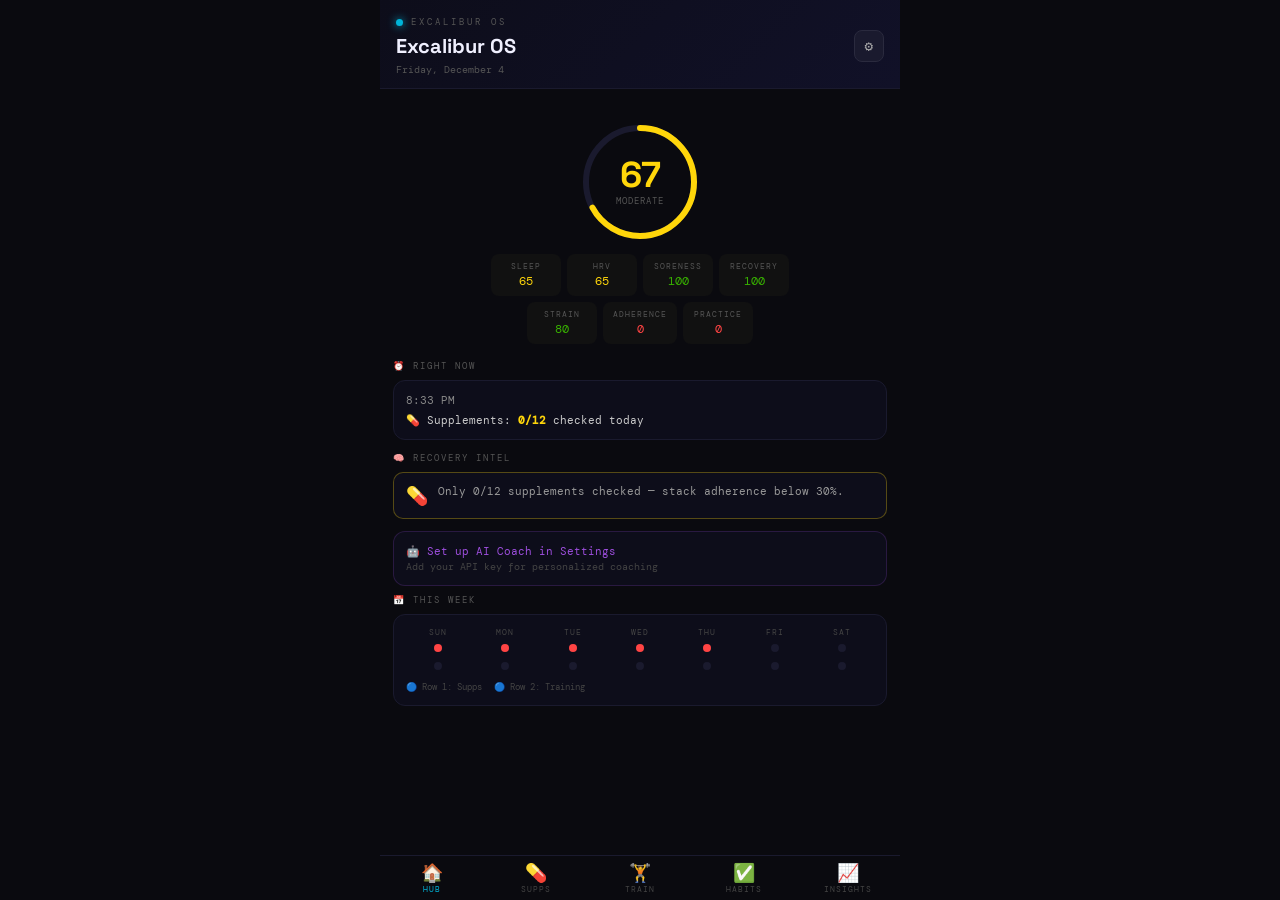
<file: index.html>
<!DOCTYPE html>
<html lang="en">
<head>
<meta charset="UTF-8">
<meta name="viewport" content="width=device-width,initial-scale=1,maximum-scale=1,user-scalable=no">
<meta name="apple-mobile-web-app-capable" content="yes">
<meta name="apple-mobile-web-app-status-bar-style" content="black-translucent">
<meta name="theme-color" content="#0a0a0f">
<link rel="manifest" href="manifest.json">
<link rel="icon" href="icon.svg" type="image/svg+xml">
<title>Excalibur OS</title>
<link href="https://fonts.googleapis.com/css2?family=DM+Mono:wght@300;400;500&family=Space+Grotesk:wght@400;600;700&display=swap" rel="stylesheet">
<link rel="stylesheet" href="css/core.css">
<link rel="stylesheet" href="css/modules.css">
</head>
<body>
<div class="app">
  <div class="hdr">
    <div style="display:flex;align-items:center;gap:8px;margin-bottom:2px">
      <div class="pulse"></div>
      <span style="font-size:9px;letter-spacing:3px;color:#555;text-transform:uppercase">Excalibur OS</span>
    </div>
    <div style="display:flex;align-items:center;justify-content:space-between">
      <div style="font-family:'Space Grotesk',sans-serif;font-size:20px;font-weight:700;color:#f0f0ff" id="hdr-title">Dashboard</div>
      <button onclick="EXC.openSettings()" style="background:#1a1a2e;border:1px solid #2a2a3e;border-radius:8px;color:#aaa;font-size:14px;padding:6px 10px;cursor:pointer" title="Settings">&#9881;</button>
    </div>
    <div id="hdate" style="font-size:10px;color:#555;margin-top:1px"></div>
  </div>
  <div class="tabs" id="sub-tabs"></div>
  <div id="main"></div>
</div>

<div id="modal-root"></div>
<div id="timer-root"></div>
<div id="toast" class="toast"></div>

<!-- Bottom Navigation -->
<nav class="bottom-nav" id="bottom-nav">
  <button class="nav-btn active" onclick="EXC.go('dashboard')" data-section="dashboard">
    <span class="nav-icon">&#127968;</span>Hub
  </button>
  <button class="nav-btn" onclick="EXC.go('supplements')" data-section="supplements">
    <span class="nav-icon">&#128138;</span>Supps
  </button>
  <button class="nav-btn" onclick="EXC.go('workout')" data-section="workout">
    <span class="nav-icon">&#127947;</span>Train
  </button>
  <button class="nav-btn" onclick="EXC.go('habits')" data-section="habits">
    <span class="nav-icon">&#9989;</span>Habits
  </button>
  <button class="nav-btn" onclick="EXC.go('insights')" data-section="insights">
    <span class="nav-icon">&#128200;</span>Insights
  </button>
</nav>

<!-- Data files (no dependencies) -->
<script src="js/data/supplement-db.js"></script>
<script src="js/data/supplement-builtin.js"></script>
<script src="js/data/exercise-db.js"></script>
<script src="js/data/practice-db.js"></script>
<script src="js/data/cross-rules.js"></script>
<script src="js/data/science-rules.js"></script>

<!-- Core infrastructure -->
<script src="js/utils.js"></script>
<script src="js/events.js"></script>
<script src="js/state.js"></script>
<script src="js/router.js"></script>

<!-- Feature modules -->
<script src="js/modules/recovery.js"></script>
<script src="js/modules/supplements.js"></script>
<script src="js/modules/workout.js"></script>
<script src="js/modules/habits.js"></script>
<script src="js/modules/practice.js"></script>
<script src="js/modules/wearable.js"></script>
<script src="js/modules/ai-coach.js"></script>
<script src="js/modules/dashboard.js"></script>
<script src="js/modules/insights.js"></script>
</body>
</html>
</file>
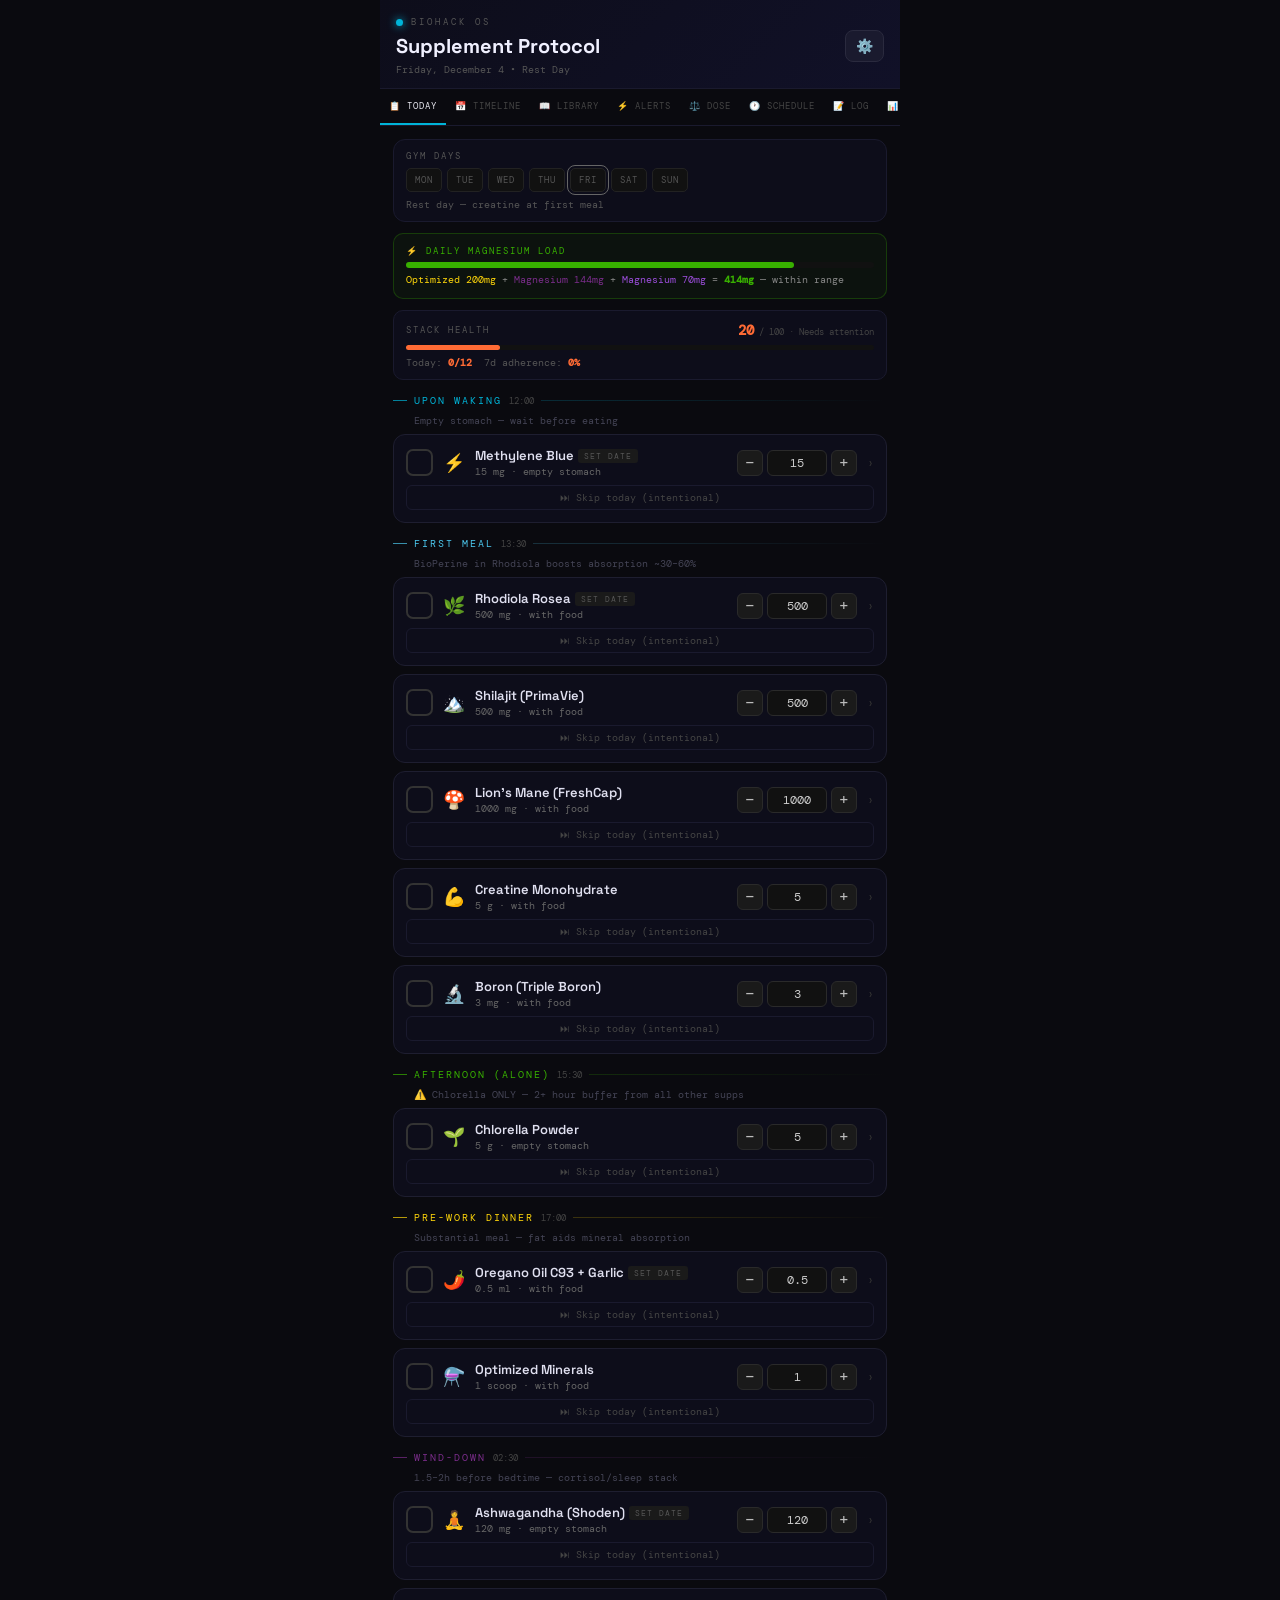
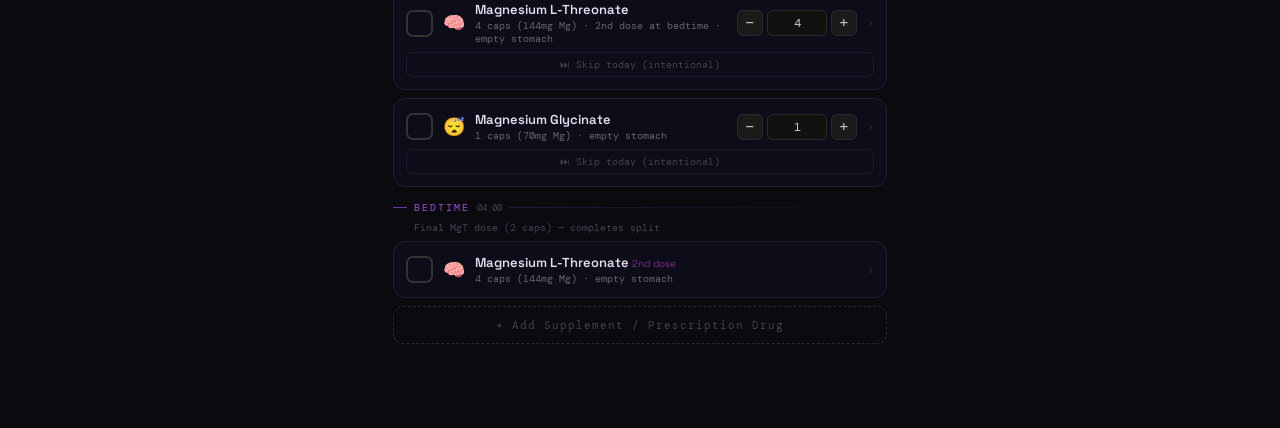
<file: standalone/biohack-os/index.html>
<!DOCTYPE html>
<html lang="en">
<head>
<meta charset="UTF-8">
<meta name="viewport" content="width=device-width,initial-scale=1,maximum-scale=1,user-scalable=no">
<meta name="apple-mobile-web-app-capable" content="yes">
<meta name="apple-mobile-web-app-status-bar-style" content="black-translucent">
<meta name="theme-color" content="#00b4d8">
<link rel="manifest" href="manifest.json">
<link rel="apple-touch-icon" href="icon.svg">
<title>Biohack OS</title>
<link href="https://fonts.googleapis.com/css2?family=DM+Mono:wght@300;400;500&family=Space+Grotesk:wght@400;600;700&display=swap" rel="stylesheet">
<script src="supplement-db.js"></script>
<style>
.db-suggestions{position:absolute;left:0;right:0;top:100%;background:#111;border:1px solid #333;border-radius:0 0 8px 8px;z-index:600;max-height:220px;overflow-y:auto}
.db-sugg-item{padding:8px 10px;cursor:pointer;font-size:11px;display:flex;align-items:center;gap:8px;border-bottom:1px solid #1a1a1a}
.db-sugg-item:hover{background:#1a1a2e}
.db-sugg-icon{font-size:14px;flex-shrink:0}
.db-sugg-name{color:#e0e0f0;flex:1}
.db-sugg-cat{font-size:9px;color:#555;text-transform:uppercase;letter-spacing:1px}
.db-name-wrap{position:relative}
*{box-sizing:border-box;margin:0;padding:0;-webkit-tap-highlight-color:transparent}
html,body{background:#0a0a0f;color:#e8e8f0;font-family:'DM Mono','Courier New',monospace;min-height:100vh;overflow-x:hidden}
::-webkit-scrollbar{width:3px}::-webkit-scrollbar-thumb{background:#333;border-radius:2px}
input,textarea,select{color-scheme:dark;font-family:inherit}
button{font-family:inherit;cursor:pointer;border:none;outline:none;background:none}
.app{max-width:520px;margin:0 auto;padding-bottom:80px}
.hdr{background:linear-gradient(135deg,#0d0d1a,#111128);border-bottom:1px solid #1a1a2e;padding:16px 16px 12px;position:sticky;top:0;z-index:100}
.pulse{width:7px;height:7px;border-radius:50%;background:#00b4d8;box-shadow:0 0 8px #00b4d8;animation:pulse 2s infinite;display:inline-block}
@keyframes pulse{0%,100%{opacity:1;transform:scale(1)}50%{opacity:.5;transform:scale(.8)}}
.tabs{display:flex;background:#0a0a0f;border-bottom:1px solid #1a1a2e;position:sticky;top:74px;z-index:99;overflow-x:auto}
.tabs::-webkit-scrollbar{height:0}
.tab{flex:none;padding:11px 9px;font-size:9px;letter-spacing:1px;text-transform:uppercase;color:#444;border-bottom:2px solid transparent;transition:all .2s;white-space:nowrap}
.tab.active{color:#e8e8f0;border-bottom-color:#00b4d8}
.sec{padding:13px 13px 0}
.card{background:#0d0d1a;border:1px solid #1a1a2e;border-radius:12px;padding:12px;margin-bottom:8px;cursor:pointer;transition:border-color .15s}
.card:active{transform:scale(.99)}
.tag{display:inline-block;padding:2px 6px;border-radius:3px;font-size:8px;letter-spacing:1px;text-transform:uppercase}
.wbar{background:rgba(255,107,53,.07);border:1px solid rgba(255,107,53,.2);border-radius:10px;padding:10px 12px;margin-bottom:11px;font-size:11px;line-height:1.6}
.ibar{background:rgba(0,180,216,.07);border:1px solid rgba(0,180,216,.2);border-radius:10px;padding:10px 12px;margin-bottom:11px;font-size:11px;line-height:1.6}
.sbox{background:#111;border-radius:8px;padding:7px 10px}
.slbl{font-size:8px;color:#555;text-transform:uppercase;letter-spacing:1px}
.sval{font-size:12px;color:#ccc;margin-top:2px}
.chk{width:27px;height:27px;border-radius:7px;border:2px solid;display:flex;align-items:center;justify-content:center;font-size:12px;flex-shrink:0;transition:all .15s}
.panel{font-size:11px;line-height:1.7;color:#999;background:#0a0a14;border-radius:0 0 10px 10px;padding:13px;border:1px solid #1a1a2e;border-top:none;margin-bottom:8px}
.daybtn{padding:5px 8px;font-size:9px;text-transform:uppercase;letter-spacing:1px;border-radius:5px;border:1px solid #222;background:#111;color:#555;transition:all .15s}
.daybtn.on{background:rgba(76,201,240,.15);border-color:#4cc9f0;color:#4cc9f0}
.daybtn.today{outline:1px solid #666;outline-offset:2px}
input[type=date],input[type=time],input[type=text],input[type=number]{background:#111;border:1px solid #222;border-radius:6px;padding:5px 8px;color:#ccc;font-size:11px}
input[type=date]{width:100%}
textarea{background:#111;border:1px solid #222;border-radius:8px;padding:8px 10px;color:#ccc;font-size:11px;width:100%;resize:none;line-height:1.5}
select{background:#111;border:1px solid #222;border-radius:6px;padding:5px 8px;color:#ccc;font-size:11px}
.ring{transform:rotate(-90deg)}
@keyframes sIn{from{opacity:0;transform:translateY(5px)}to{opacity:1;transform:translateY(0)}}
.sIn{animation:sIn .2s ease}
.introw{border-left:3px solid;padding:8px 11px;margin-bottom:6px;border-radius:0 8px 8px 0;background:#0d0d1a;cursor:pointer}
.adj{width:26px;height:26px;border-radius:6px;background:#1a1a1a;border:1px solid #2a2a2a;color:#bbb;font-size:16px;display:flex;align-items:center;justify-content:center;cursor:pointer;flex-shrink:0;line-height:1;transition:background .1s}
.adj:disabled{opacity:.3;pointer-events:none}
.adj:not(:disabled):active{background:#2a2a2a}
.dinput{width:60px;background:#111;border:1px solid #333;border-radius:6px;padding:4px 6px;color:#ccc;font-size:12px;text-align:center}
.modal-bg{position:fixed;inset:0;background:rgba(0,0,0,.8);z-index:500;display:flex;align-items:flex-end;justify-content:center}
.modal{background:#0d0d1a;border:1px solid #1a1a2e;border-radius:16px 16px 0 0;padding:20px 16px;width:100%;max-width:520px;max-height:90vh;overflow-y:auto}
.modal-hdr{display:flex;justify-content:space-between;align-items:center;margin-bottom:16px}
.finput{background:#111;border:1px solid #222;border-radius:8px;padding:8px 10px;color:#ccc;font-size:12px;width:100%;margin-bottom:10px}
.flabel{font-size:9px;color:#555;text-transform:uppercase;letter-spacing:1px;margin-bottom:4px;display:block}
.btn-pri{background:#00b4d8;color:#000;padding:9px 16px;border-radius:8px;font-size:11px;font-weight:700;letter-spacing:1px;text-transform:uppercase;cursor:pointer;width:100%;margin-top:6px}
.btn-sec{background:#1a1a2e;color:#888;padding:8px 16px;border-radius:8px;font-size:11px;cursor:pointer;width:100%;margin-top:6px;border:1px solid #2a2a2e}
.seg{display:flex;background:#111;border-radius:8px;overflow:hidden;margin-bottom:10px}
.seg-btn{flex:1;padding:7px 4px;font-size:10px;text-align:center;cursor:pointer;color:#555;border:none;transition:all .15s}
.seg-btn.on{background:#1a1a2e;color:#e0e0f0}
</style>
</head>
<body>
<div class="app">
  <div class="hdr">
    <div style="display:flex;align-items:center;gap:8px;margin-bottom:2px">
      <div class="pulse"></div>
      <span style="font-size:9px;letter-spacing:3px;color:#555;text-transform:uppercase">Biohack OS</span>
    </div>
    <div style="display:flex;align-items:center;justify-content:space-between">
      <div style="font-family:'Space Grotesk',sans-serif;font-size:20px;font-weight:700;color:#f0f0ff">Supplement Protocol</div>
      <button onclick="openSettings()" style="background:#1a1a2e;border:1px solid #2a2a3e;border-radius:8px;color:#aaa;font-size:14px;padding:6px 10px;cursor:pointer" title="Settings">⚙️</button>
    </div>
    <div id="hdate" style="font-size:10px;color:#555;margin-top:1px"></div>
  </div>
  <div class="tabs">
    <button class="tab active" onclick="go('schedule')" id="t-schedule">📋 Today</button>
    <button class="tab" onclick="go('cycles')" id="t-cycles">📅 Timeline</button>
    <button class="tab" onclick="go('library')" id="t-library">📖 Library</button>
    <button class="tab" onclick="go('alerts')" id="t-alerts">⚡ Alerts</button>
    <button class="tab" onclick="go('dose')" id="t-dose">⚖️ Dose</button>
    <button class="tab" onclick="go('sched_edit')" id="t-sched_edit">🕐 Schedule</button>
    <button class="tab" onclick="go('log')" id="t-log">📝 Log</button>
    <button class="tab" onclick="go('insights')" id="t-insights">📊 Insights</button>
  </div>
  <div id="main"></div>
</div>
<div id="modal-root"></div>

<script>
// ─── BUILT-IN SUPPLEMENT DATA ─────────────────────────────────
var BUILTIN = [
  { id:"mb", name:"Methylene Blue", icon:"⚡", color:"#00b4d8", cat:"Energy",
    dose:"15mg", unit:"mg", timing:"wake", gymTiming:"wake", food:false,
    foodNote:"Empty stomach only — wait 15–20 min before eating",
    hasCycle:true, cycleType:"days", daysOn:5, daysOff:2,
    cycleNote:"5 days ON / 2 days OFF",
    cycleWhy:"Continuous daily use causes mitochondrial adaptation — cells stop responding to the electron transport boost. The 2 rest days reset hormetic sensitivity so MB keeps working at full effect. Without breaks, cognitive enhancement fades within 2–3 months.",
    instructions:"Take first thing upon waking on empty stomach. Stimulatory — MORNING ONLY. Mild blue tint to urine is normal.",
    benefits:"70% cytochrome oxidase activity increase (1mg/kg animal), 7% memory retrieval improvement (human fMRI), ETC optimization",
    synergies:"Creatine: dual brain energy layers. Lion's Mane: complementary neuroprotection. Keep dose low given ashwagandha in stack.",
    warns:["⚠️ CRITICAL — FDA Black Box: Never combine with SSRIs, SNRIs, MAOIs, 5-HTP, St. John's Wort (serotonin syndrome risk)","⚠️ Ashwagandha mildly affects serotonin — keep MB at ≤15mg in this stack","⚠️ Hormetic compound — never exceed ~4mg/kg"],
    timingNote:"Take immediately upon waking. Stimulatory — morning ONLY",
    minDose:5, maxDose:30, safetyThreshold:25,
    safetyMsg:"⚠️ Approaching hormetic reversal point (>30mg). Higher doses inhibit the same enzymes they are meant to support. FDA black box risk increases above 20mg.",
    hardCeiling:60, ceilingMsg:"⛔ Hard ceiling exceeded — MB reverses from enhancing to inhibiting Complex IV above ~4mg/kg body weight" },

  { id:"rhodiola", name:"Rhodiola Rosea", icon:"🌿", color:"#f77f00", cat:"Adaptogen",
    dose:"500mg", unit:"mg", timing:"meal1", gymTiming:"meal1", food:true,
    foodNote:"Take with first meal. BioPerine boosts absorption of other meal-1 supplements by ~30–60%",
    hasCycle:true, cycleType:"weeks", weeksOn:10, weeksOff:3,
    cycleNote:"8–10 weeks ON / 2–3 weeks OFF",
    cycleWhy:"Rhodiola modulates serotonin, dopamine, norepinephrine and mildly inhibits MAO. Continuous use causes monoamine receptor downregulation — anti-fatigue effects diminish around weeks 10–14. Some users develop paradoxical irritability. 2–3 week break fully resets receptor sensitivity.",
    instructions:"Energizing adaptogen — take early in your day. Do NOT take within 4–5 hours of bedtime.",
    benefits:"~30% fatigue reduction (28-day RCT), ~5% VO2peak boost (acute 200mg), cortisol thermostat effect",
    synergies:"Ashwagandha (PM) + Rhodiola (AM) = complete HPA axis support. BioPerine boosts meal-1 supplements.",
    warns:["⚠️ Do NOT take within 4–5 hours of bedtime — stimulatory effect disrupts sleep"],
    timingNote:"Energizing — early day only",
    minDose:200, maxDose:600, safetyThreshold:581,
    safetyMsg:"⚠️ HARD CEILING — Rhodiola has a documented bell-curve dose response. Above 680mg effectiveness DECREASES and paradoxical sedation may emerge.",
    hardCeiling:680, ceilingMsg:"⛔ Exceeded documented bell-curve ceiling. Effectiveness drops, adverse effects increase." },

  { id:"shilajit", name:"Shilajit (PrimaVie)", icon:"🏔️", color:"#a0522d", cat:"Energy",
    dose:"500mg", unit:"mg", timing:"meal1", gymTiming:"meal1", food:true,
    foodNote:"Take with food — fulvic acid works synergistically with meal nutrients",
    hasCycle:false, cycleNote:"Daily — no cycling needed",
    cycleWhy:"Shilajit replaces mineral deficiencies and provides fulvic acid as a natural electron carrier. No receptor tolerance develops.",
    instructions:"Take with first meal. PrimaVie is the only shilajit form used in human testosterone RCTs.",
    benefits:"20.45% total testosterone increase (500mg/day, 90-day RCT, n=60), 19.14% free testosterone, 31% DHEAS increase",
    synergies:"Ashwagandha: synergistic testosterone pair. Creatine: complementary ATP mechanisms.",
    warns:["Space 2+ hours from chlorella — fulvic acid competes with chlorella's metal-binding"],
    timingNote:"With food — fulvic acid needs meal nutrients",
    minDose:200, maxDose:1000, safetyThreshold:501,
    safetyMsg:"⚠️ Above 500mg: only one human RCT exists for PrimaVie at this dose. Limited safety data above 500mg.",
    hardCeiling:2000, ceilingMsg:"⚠️ Very high dose — no human safety data at this level" },

  { id:"lm", name:"Lion's Mane (FreshCap)", icon:"🍄", color:"#80b918", cat:"Cognition",
    dose:"1000mg", unit:"mg", timing:"meal1", gymTiming:"meal1", food:true,
    foodNote:"Take with food",
    hasCycle:false, cycleNote:"Daily — NGF benefits build progressively",
    cycleWhy:"Lion's mane stimulates NGF through structural neuroplasticity. This pathway does not downregulate with continuous use.",
    instructions:"FreshCap 14:1 extract with 31% beta-glucans delivers ~14g raw equivalent. Allow 4–6 weeks for benefits to manifest.",
    benefits:"~5× NGF mRNA increase (in vitro), 60.6% neurite outgrowth, significant cognitive improvement (16-week human RCT)",
    synergies:"MgT + Lion's Mane = best nootropic pairing. MB + LM = complementary neuroprotection.",
    warns:["Allow 4–8 weeks before judging effectiveness"],
    timingNote:"Morning/day — cognitive support",
    minDose:500, maxDose:3000, safetyThreshold:2001,
    safetyMsg:"ℹ️ Above 2g: exceeds studied doses. No safety concern documented but limited data.",
    hardCeiling:5000, ceilingMsg:"ℹ️ Very high dose — monitor for any digestive sensitivity" },

  { id:"creatine", name:"Creatine Monohydrate", icon:"💪", color:"#4cc9f0", cat:"Performance",
    dose:"5g", unit:"g", timing:"meal1", gymTiming:"pregym", food:true,
    foodNote:"Rest days: first meal. GYM DAYS: shift to pre-gym for max phosphocreatine loading",
    hasCycle:false, cycleNote:"Daily — no cycling needed",
    cycleWhy:"Creatine replenishes phosphocreatine stores depleted by training. Works through substrate availability, not receptor signaling.",
    instructions:"NON-GYM DAYS: with first meal. GYM DAYS: pre-workout (~11 PM). Stay well hydrated.",
    benefits:"Memory +0.31 SMD, processing speed +0.51 SMD (2024 meta-analysis), 5–15% strength increase",
    synergies:"MB + Creatine = dual brain energy. Shilajit + Creatine = performance via different ATP pathways.",
    warns:["Minimum 3L water daily — creatine draws water into muscle cells","GYM DAYS: shift dose to pre-workout"],
    timingNote:"Rest day: first meal. Gym day: pre-workout",
    minDose:2, maxDose:20, safetyThreshold:10.1,
    safetyMsg:"ℹ️ Above 10g: no additional strength/cognitive benefit. Muscle creatine has a physiological ceiling regardless of dose.",
    hardCeiling:25, ceilingMsg:"⚠️ Very high dose — GI distress, osmotic diarrhea likely" },

  { id:"chlorella", name:"Chlorella Powder", icon:"🌱", color:"#38b000", cat:"Detox",
    dose:"5g", unit:"g", timing:"alone", gymTiming:"alone", food:false,
    foodNote:"Mix in water — MUST be taken alone, isolated from all other supplements",
    hasCycle:false, cycleNote:"Daily — no cycling needed",
    cycleWhy:"Chlorella's metal-binding and immune effects are physical/cellular mechanisms that do not create tolerance.",
    instructions:"⚠️ STRICT: Take at 3:30–4 PM window, at least 2 hours from ALL other supplements. Cell wall binds zinc, copper, magnesium, calcium in GI tract.",
    benefits:"NK cell activity +10% (8-week RCT), IFN-γ +152% above placebo, blocks heavy metal absorption",
    synergies:"Chlorella + Oregano Oil (2h apart) = comprehensive gut protocol.",
    warns:["⚠️ MANDATORY 2+ hour separation from ALL other supplements","⚠️ 1+ hour separation from any probiotic"],
    timingNote:"Alone window only — 2h away from everything",
    minDose:1, maxDose:15, safetyThreshold:6.1,
    safetyMsg:"⚠️ Above 6g: increased risk of GI discomfort and excessive vitamin K intake. Immune data is for 5g/day.",
    hardCeiling:20, ceilingMsg:"⚠️ Very high dose — significant GI distress, excessive vitamin K" },

  { id:"oregano", name:"Oregano Oil C93 + Garlic", icon:"🌶️", color:"#ff6b35", cat:"Antimicrobial",
    dose:"0.5ml", unit:"ml", timing:"dinner", gymTiming:"dinner", food:true,
    foodNote:"ALWAYS with food — 93% carvacrol causes GI distress on empty stomach",
    hasCycle:true, cycleType:"course", courseWksOn:4, courseWksOff:4,
    cycleNote:"2–6 week COURSES only — NOT indefinite",
    cycleWhy:"Carvacrol at 93% cannot distinguish pathogenic from beneficial organisms. Extended use depletes Lactobacillus and Bifidobacterium strains.",
    instructions:"Targeted courses only. Separate from probiotics by 2–3 hours. Use prebiotic during/after course.",
    benefits:"MIC against S. aureus ~81μg/mL, Candida 128–512μg/mL, broad-spectrum biofilm disruption",
    synergies:"Oregano Oil + Chlorella (2h gap) = antimicrobial + metal detox.",
    warns:["⚠️ COURSES ONLY — 2–6 weeks maximum","⚠️ 2–3 hour separation from any probiotic"],
    timingNote:"With food — always",
    minDose:0.1, maxDose:2, safetyThreshold:1.1,
    safetyMsg:"⚠️ Above 1ml per dose: risk of mucous membrane irritation and accelerated microbiome disruption.",
    hardCeiling:3, ceilingMsg:"⛔ Very high dose — significant GI/mucosal irritation risk" },

  { id:"minerals", name:"Optimized Minerals", icon:"⚗️", color:"#ffd60a", cat:"Foundation",
    dose:"1", unit:"scoop", timing:"dinner", gymTiming:"dinner", food:true,
    foodNote:"Take with substantial meal — fat aids mineral absorption",
    hasCycle:false, cycleNote:"Daily — foundation supplement",
    cycleWhy:"Mineral supplementation replaces genuine dietary deficiencies. No receptor tolerance.",
    instructions:"Contains 200mg elemental Mg (malate) — COUNTS toward daily Mg budget. Also: methylated B12/folate, taurine 250mg, ginkgo 250mg, 70+ trace minerals, vitamin C 500mg.",
    benefits:"70+ ionic trace minerals, methylated B-complex, 500mg Vitamin C, 250mg taurine, 250mg ginkgo biloba",
    synergies:"Methylated B12 supports ashwagandha stress-response. Ginkgo + Lion's Mane = additive cerebral blood flow.",
    warns:["⚠️ Contains 200mg elemental Mg — counts toward total Mg budget","⚠️ 2+ hour separation from chlorella REQUIRED"],
    timingNote:"With dinner — substantial meal needed",
    minDose:0.5, maxDose:2, safetyThreshold:1.1,
    safetyMsg:"⚠️ Above 1 scoop: exceeds intended dose, doubles all minerals including Mg contribution.",
    hardCeiling:3, ceilingMsg:"⚠️ Very high dose — excessive mineral intake" },

  { id:"ashwa", name:"Ashwagandha (Shoden)", icon:"🧘", color:"#e63946", cat:"Adaptogen/Sleep",
    dose:"120mg", unit:"mg", timing:"winddown", gymTiming:"winddown", food:false,
    foodNote:"Can be taken without food; if sensitive, take with small snack",
    hasCycle:true, cycleType:"weeks", weeksOn:10, weeksOff:3,
    cycleNote:"8–10 weeks ON / 2–3 weeks OFF — non-negotiable",
    cycleWhy:"Ashwagandha works through GABA-A receptors and HPA axis modulation. After 3–4 months: GABAergic calming diminishes, sustained cortisol suppression blunts motivation, 'flat affect' reported, 6 documented cases of liver enzyme elevation with long-term high-dose use.",
    instructions:"Take 1.5–2 hours BEFORE target sleep time. Shoden at 35% withanolide glycosides is 7× more potent per mg than KSM-66.",
    benefits:"66–67% cortisol reduction vs placebo (60-day RCT, p<0.0001), 33% testosterone increase at 120mg, sleep quality +72% vs +29% placebo",
    synergies:"Shilajit + Ashwagandha = Ayurvedic testosterone pair. MgT + MgGly + Ashwagandha = powerful sleep stack.",
    warns:["⚠️ MUST CYCLE: 8–10 weeks on, 2–3 weeks off","⚠️ Both MB and ashwagandha affect serotonin — keep MB at ≤15mg","⚠️ Thyroid conditions: ashwagandha can alter thyroid hormone levels"],
    timingNote:"1.5–2h before sleep — calming, do NOT take in morning",
    minDose:60, maxDose:600, safetyThreshold:241,
    safetyMsg:"⚠️ Above 240mg: exceeds studied Shoden doses. Liver enzyme monitoring recommended at high doses.",
    hardCeiling:800, ceilingMsg:"⛔ Very high dose — liver enzyme elevation risk increases significantly" },

  { id:"mgt", name:"Magnesium L-Threonate", icon:"🧠", color:"#7b2d8b", cat:"Cognition/Sleep",
    dose:"4", unit:"caps", timing:"winddown", gymTiming:"winddown", food:false,
    foodNote:"No food required. Split: 2 caps at wind-down, 2 caps at bedtime",
    hasCycle:false, cycleNote:"Daily — cognitive/sleep benefits are cumulative",
    cycleWhy:"MgT raises brain magnesium concentration — structural mineral replenishment, not receptor signaling. No downregulation.",
    instructions:"SPLIT DOSE: 2 caps at wind-down + 2 caps at bedtime. Each cap = 500mg MgT / 36mg elemental Mg.",
    benefits:"7–15% brain magnesium increase (CSF), memory improvement p<0.001 (30-day RCT), only Mg form proven to raise CSF levels",
    synergies:"Lion's Mane + MgT = best nootropic pairing. MgGly + MgT = sleep stack. Ashwagandha + MgT = cortisol + brain Mg.",
    warns:["⚠️ Each extra cap adds 36mg elemental Mg to total stack budget","⚠️ Monitor total Mg: MgT + MgGly + Minerals = ~414mg"],
    timingNote:"Split around sleep — wind-down + bedtime",
    mgPerCap:36, minDose:2, maxDose:6, safetyThreshold:5,
    safetyMsg:"⚠️ Above 4 caps: above studied clinical dose. Adds to total Mg budget.",
    hardCeiling:8, ceilingMsg:"⚠️ Very high dose — excessive Mg load, GI symptoms likely" },

  { id:"mgg", name:"Magnesium Glycinate", icon:"😴", color:"#9d4edd", cat:"Sleep",
    dose:"1", unit:"caps", timing:"winddown", gymTiming:"winddown", food:false,
    foodNote:"No food required",
    hasCycle:false, cycleNote:"Daily — no cycling needed",
    cycleWhy:"Magnesium glycinate replenishes systemic Mg and provides glycine. No receptor tolerance.",
    instructions:"Take 1 capsule only (NOT the label's 2) — stack already has 344mg Mg from other sources. Each cap = ~70mg elemental Mg.",
    benefits:"Glycine promotes sleep onset via core body temperature lowering, systemic muscle relaxation, GABA potentiation",
    synergies:"MgT + MgGly = complementary: MgT for brain, glycinate for systemic. Ashwagandha + MgGly = GABA amplification.",
    warns:["⚠️ Take 1 capsule ONLY — not the label's 2 caps. Stack Mg budget is nearly full","⚠️ Each cap = 70mg elemental Mg"],
    timingNote:"Wind-down — with sleep stack",
    mgPerCap:70, minDose:1, maxDose:4, safetyThreshold:2,
    safetyMsg:"⚠️ Above 1 cap (70mg): pushes total stack Mg toward/above 420mg ceiling. Monitor for loose stools.",
    hardCeiling:6, ceilingMsg:"⚠️ Excessive Mg — osmotic diarrhea risk" },

  { id:"boron", name:"Boron (Triple Boron)", icon:"🔬", color:"#06d6a0", cat:"Foundation",
    dose:"3", unit:"mg", timing:"meal1", gymTiming:"meal1", food:true,
    foodNote:"Take with first meal — fat aids absorption of fat-soluble boron complexes",
    hasCycle:false, cycleNote:"Daily — no cycling needed",
    cycleWhy:"Boron works through enzyme inhibition (SHBG), mineral metabolism regulation, and NF-κB suppression. No tolerance mechanism at standard doses.",
    instructions:"Start at 3mg/day. Takes ~1 week to show hormonal effects. Food-form boron (fructoborate) has best bioavailability. Take with first meal alongside other fat-soluble supplements.",
    benefits:"28% free testosterone increase at 10mg/day (Naghii 2011, 1-week RCT), SHBG reduction freeing bioactive T, 24% CRP reduction (anti-inflammatory), enhances Mg absorption and retention, bone mineral density support (Nielsen FH, USDA Human Nutrition Lab), improved hand-eye coordination + attention + short-term memory at ~10mg/day",
    synergies:"Boron + Shilajit + Ashwagandha = synergistic testosterone support. Boron enhances Mg retention — amplifies MgT/MgGly benefits. Boron + minerals = complete micronutrient foundation.",
    warns:["⚠️ UL (Tolerable Upper Intake Level) = 20mg/day — set by Institute of Medicine 2001","ℹ️ Space 2+ hours from iron supplements — boron may affect iron metabolism"],
    timingNote:"With first meal",
    minDose:1, maxDose:20, safetyThreshold:11,
    safetyMsg:"ℹ️ Above 10mg: exceeds most studied supplemental doses. UL is 20mg/day. Hormonal effects may amplify further at higher doses — monitor.",
    hardCeiling:20, ceilingMsg:"⚠️ At Tolerable Upper Intake Level (Institute of Medicine). Do not exceed without medical supervision." }
];

// ─── SUPPLEMENT TIMELINE + EVIDENCE META ─────────────────────
var SUPP_META = {
  mb:       {onsetDays:1,  peakDays:14,  peakNote:"Full mitochondrial ETC upregulation. Cognitive boost maximized with correct 5/2 cycling.",
             fullEffectNote:"Acute same-day mitochondrial boost. Days 7-14: cytochrome c oxidase upregulation plateaus with cycling maintained.",
             sideEffectWatches:["Headache (vasodilatory at higher doses)","Insomnia if taken after early morning","Anxiety/jitteriness at doses >20mg"],
             benefitSigns:["Mental clarity on waking","Sustained energy without crash","Improved memory recall"]},
  rhodiola: {onsetDays:5,  peakDays:42,  peakNote:"HPA axis fully normalized — full cortisol thermostat, anti-fatigue, and VO2 optimization.",
             fullEffectNote:"Acute anti-fatigue within 3-5 days. Sub-acute monoamine modulation at 2-3 weeks. Full HPA adaptive response at 4-6 weeks.",
             sideEffectWatches:["Insomnia if taken within 5h of sleep","Mild jitteriness/stimulation","Irritability at 10+ weeks (cycling signal)"],
             benefitSigns:["Reduced fatigue during work/exercise","Better stress resilience","Improved workout endurance"]},
  shilajit: {onsetDays:14, peakDays:90,  peakNote:"Full testosterone optimization — 20.45% total T, 19.14% free T, 31% DHEAS at 90-day RCT endpoint.",
             fullEffectNote:"Mineral repletion begins in first weeks. Hormonal effects cumulative — primary PrimaVie RCT measured at 90 days (n=60).",
             sideEffectWatches:["GI discomfort if taken without food","Excessive warmth/heat"],
             benefitSigns:["Strength and recovery improvement","Libido improvement","Sustained energy levels"]},
  lm:       {onsetDays:28, peakDays:112, peakNote:"Full NGF-driven neuroplasticity. Memory, focus, nerve regeneration per 16-week human RCT.",
             fullEffectNote:"NGF synthesis is slow — structural neuroplasticity takes weeks. 4-6 weeks before any noticeable effect. Full cognitive benefit at ~4 months consistent use.",
             sideEffectWatches:["Rare skin rash (mushroom allergy)","Mild GI discomfort","Occasional vivid dreams"],
             benefitSigns:["Improved memory and recall","Clearer sustained focus","Better cognitive stamina"]},
  creatine: {onsetDays:7,  peakDays:28,  peakNote:"Muscle phosphocreatine fully saturated. Full cognitive and strength benefits active.",
             fullEffectNote:"Muscle creatine pools saturate over 2-4 weeks at 5g/day. Cognitive benefits (memory +0.31 SMD, processing speed +0.51 SMD) correlate with saturation.",
             sideEffectWatches:["GI upset if taken without water","Muscle cramps (dehydration)","Water retention (normal — 1-2kg)"],
             benefitSigns:["Extra rep capacity in sets","Faster recovery between sets","Better short-term memory"]},
  chlorella:{onsetDays:7,  peakDays:56,  peakNote:"Full immune enhancement — NK cell +10%, IFN-γ +152% above placebo per 8-week RCT.",
             fullEffectNote:"Heavy metal binding is acute per dose. Immune modulation (NK cells, IFN-γ) builds over 8 weeks. Timing window adherence is critical for binding.",
             sideEffectWatches:["Green/darkened stools (normal)","GI discomfort if dose increased too quickly"],
             benefitSigns:["Less frequent illness","Improved gut regularity","Heavy metal detox support"]},
  oregano:  {onsetDays:3,  peakDays:14,  peakNote:"Full biofilm disruption and broad-spectrum antimicrobial action within course window.",
             fullEffectNote:"Carvacrol is acutely antimicrobial — effects begin with first dose. 2-6 week courses target biofilms and chronic organisms. No cumulative benefit beyond course.",
             sideEffectWatches:["GI burning on empty stomach","Heartburn","Microbiome disruption (use prebiotic)"],
             benefitSigns:["Reduced gut discomfort","Less bloating","Clearer skin if gut-related"]},
  minerals: {onsetDays:7,  peakDays:30,  peakNote:"Mineral deficiencies resolved. Methylated B-vitamins, taurine, ginkgo at steady state.",
             fullEffectNote:"Substrate-based replenishment — fills deficiencies in first 30 days. Benefits most pronounced if previously deficient. Ongoing use maintains levels.",
             sideEffectWatches:["GI discomfort (reduce dose temporarily)","Excess energy if previously B12-deficient"],
             benefitSigns:["Improved energy levels","Better mood (B-vitamins)","Sharper cognition (ginkgo + taurine)"]},
  ashwa:    {onsetDays:14, peakDays:60,  peakNote:"66-67% cortisol reduction. Full testosterone benefit (~33%) and sleep quality +72% vs +29% placebo documented at 60 days.",
             fullEffectNote:"Primary 60-day RCT (Shoden 120mg). Cortisol suppression builds progressively. Sleep quality peaks around weeks 4-8. At 10+ weeks: cycling required to prevent GABAergic downregulation.",
             sideEffectWatches:["Drowsiness if taken too early in day","Flat affect / reduced motivation at 10+ weeks (cycling signal)","Thyroid changes","Rare: liver enzyme elevation at high doses"],
             benefitSigns:["Deeper sleep quality","Reduced anxiety","Better morning energy","Increased libido"]},
  mgt:      {onsetDays:7,  peakDays:30,  peakNote:"CSF magnesium elevated 7-15%. Memory and synaptic plasticity improvements per 30-day RCT (p<0.001).",
             fullEffectNote:"Brain magnesium rises steadily over 4 weeks. Only Mg form proven to raise CSF levels. Benefits continue accumulating beyond 30 days.",
             sideEffectWatches:["Loose stools (excess total Mg)","Vivid dreams (normal — NMDA activation)","Morning grogginess at >4 caps"],
             benefitSigns:["Better dream recall","Improved memory retention","Easier sustained focus","Better sleep depth"]},
  mgg:      {onsetDays:2,  peakDays:14,  peakNote:"Glycine sleep-onset optimization and systemic Mg replenishment complete.",
             fullEffectNote:"Glycine: acute sleep onset improvement within 1-3 days via core body temperature lowering. Systemic Mg replenishment: 1-2 weeks.",
             sideEffectWatches:["Excessive morning sleepiness (reduce dose)","Loose stools (excess Mg with rest of stack)"],
             benefitSigns:["Faster sleep onset","More restful sleep","Less muscle tension on waking"]},
  boron:    {onsetDays:7,  peakDays:28,  peakNote:"Full SHBG suppression and free testosterone optimization. Anti-inflammatory and mineral-retention effects at steady state.",
             fullEffectNote:"Free testosterone improvement documented at 1 week (Naghii 2011 RCT, n=8, 10mg/day). Bone and mineral metabolism effects accumulate over months. Anti-inflammatory (CRP reduction) peaks around 4 weeks of consistent use.",
             sideEffectWatches:["GI discomfort at high doses (>10mg)","Hormonal shifts in sensitive individuals"],
             benefitSigns:["Increased libido / drive (free testosterone)","Reduced joint stiffness","Better Mg retention from stack","Improved strength at same workload"]}
};

function getMeta(id) { return SUPP_META[id] || {}; }

function getPhase(sup, startDate) {
  if (!startDate) return null;
  var days = getDaysChecked(sup.id, startDate); // actual doses taken, not calendar days
  if (days < 0) return null;
  var meta = getMeta(sup.id);
  var onset = meta.onsetDays || 7;
  var peak = meta.peakDays || 30;
  var effectPct, label, color, phase;
  if (days === 0) {
    return {phase:'Day 1', effectPct:0, label:'Starting today', color:'#555', days:0};
  } else if (days < onset) {
    effectPct = Math.round((days/onset)*25);
    label = 'Loading — '+(onset-days)+' more doses to onset';
    color = '#555'; phase = 'Loading';
  } else if (days < peak) {
    var progress = (days-onset)/(peak-onset);
    effectPct = Math.round(25 + progress*65);
    label = 'Building — '+(peak-days)+' more doses to peak';
    color = '#ffd60a'; phase = 'Building';
  } else {
    effectPct = Math.min(100, 90 + Math.floor((days-peak)/30)*2);
    label = 'At peak — '+days+' actual doses';
    color = '#38b000'; phase = 'Peak';
  }
  return {phase:phase, effectPct:Math.min(100,effectPct), label:label, color:color, days:days};
}

// ─── SYMPTOM CROSS-REFERENCE ──────────────────────────────────
var SYMPTOM_LIST = [
  "Headache","Insomnia / sleep disruption","Fatigue / low energy",
  "Anxiety / jitteriness","GI upset / nausea","Loose stools",
  "Mood change / flat affect","Brain fog","Vivid / intense dreams",
  "Muscle cramps","Skin changes","Appetite change",
  "Blue / dark urine","Excessive sleepiness",
  "✅ Increased energy","✅ Better focus / clarity","✅ Better sleep quality",
  "✅ Improved mood","✅ Reduced anxiety","✅ Increased strength","✅ Increased libido","Other"
];

var SYMPTOM_CROSSREF = {
  "Headache":{supps:["mb","rhodiola"],note:"MB: vasodilatory — check dose and timing. Rhodiola: stimulatory tension headache if taken too late."},
  "Insomnia / sleep disruption":{supps:["mb","rhodiola"],note:"Both are stimulatory — must be taken in your morning window only. Confirm schedule timing."},
  "Fatigue / low energy":{supps:["ashwa"],note:"Ashwagandha: excessive cortisol suppression can cause fatigue past the 8-10 week mark — cycling signal."},
  "Anxiety / jitteriness":{supps:["mb","rhodiola","creatine"],note:"MB+Rhodiola: stimulatory stack. High creatine: restlessness in some. Check doses."},
  "GI upset / nausea":{supps:["oregano","shilajit","chlorella","minerals"],note:"Oregano: always with food (93% carvacrol). Shilajit: with food. Chlorella: increase slowly. Minerals: substantial meal."},
  "Loose stools":{supps:["mgt","mgg","minerals","chlorella","creatine"],note:"Most likely: excess total magnesium (>420mg). Check Mg budget in Today tab. Creatine: ensure 3L+ water."},
  "Mood change / flat affect":{supps:["ashwa","rhodiola"],note:"Ashwagandha: cortisol suppression blunting motivation is a cycling signal at 8+ weeks. Rhodiola: paradoxical irritability near 10-week mark."},
  "Brain fog":{supps:["mgt","ashwa","mgg"],note:"MgT: morning grogginess at >4 caps. Ashwagandha: sedative carry-over if taken too close to wake time."},
  "Vivid / intense dreams":{supps:["mgt","mgg","ashwa"],note:"Normal and expected from the sleep stack. Magnesium activates NMDA signaling, ashwagandha enables deeper REM."},
  "Muscle cramps":{supps:["creatine"],note:"Creatine draws water into muscle cells — ensure 3L+ water daily."},
  "Excessive sleepiness":{supps:["ashwa","mgt","mgg"],note:"Sleep stack too strong or taken too close to wake time. Consider pushing wind-down timing earlier."},
  "Blue / dark urine":{supps:["mb"],note:"Normal at any dose — methylene blue is a dye. Not a side effect."},
  "✅ Increased energy":{supps:["mb","rhodiola","shilajit","creatine","minerals"],note:"Positive expected response. Note which supplement you attribute it to and what phase you're in."},
  "✅ Better focus / clarity":{supps:["mb","lm","mgt","creatine"],note:"Positive expected response. MB: acute. Lion's Mane: builds over 4-16 weeks."},
  "✅ Better sleep quality":{supps:["ashwa","mgt","mgg"],note:"Positive expected response from sleep stack. Improves progressively over 2-4 weeks."},
  "✅ Improved mood":{supps:["rhodiola","ashwa","lm","minerals"],note:"Positive expected benefit from HPA axis and B-vitamin support."},
  "✅ Reduced anxiety":{supps:["ashwa","mgt","mgg"],note:"Positive expected response from GABA modulation and cortisol suppression."},
  "✅ Increased strength":{supps:["creatine","shilajit","ashwa","boron"],note:"Performance stack response. Creatine: 7-28 days. Shilajit+Ashwa: 4-12 weeks. Boron: free T increase amplifies strength gains within 1-2 weeks."},
  "✅ Increased libido":{supps:["ashwa","shilajit","boron"],note:"Expected testosterone-stack benefit. Typically noticeable after 4-6 weeks (Shilajit: 8-12 weeks for full T increase). Boron: free T increase often noticed within 1 week at 10mg/day."}
};

// Known risks from taking specific supplements together
var COMBO_RISKS = [
  {supps:["mb","ashwa"],          label:"MB + Ashwagandha",    color:"#ff4444",
   risks:["Anxiety / jitteriness","Insomnia / sleep disruption","Headache"],
   note:"Both affect serotonergic pathways. MB is a MAO inhibitor; ashwagandha upregulates serotonin signaling. Keep MB ≤15mg. Any serotonin-like symptoms (agitation, rapid heart rate, sweating) are a hard stop — stop MB immediately."},
  {supps:["mb","rhodiola"],        label:"MB + Rhodiola",       color:"#ff6b35",
   risks:["Insomnia / sleep disruption","Anxiety / jitteriness","Headache"],
   note:"Dual stimulatory stack. Both are energizing — timing is critical. If either is taken within 5 hours of sleep, insomnia and anxiety are expected, not a drug interaction. Confirm both are taken in your morning window."},
  {supps:["mgt","mgg","minerals"], label:"Triple Mg Stack",     color:"#ffd60a",
   risks:["Loose stools","GI upset / nausea"],
   note:"Combined Mg from MgT + MgGly + Minerals = ~414mg. Osmotic threshold for GI effects is ~420mg for most people. Loose stools from this combination means you've hit your personal ceiling — reduce MgGly to 0 caps or cut Minerals to ½ scoop."},
  {supps:["ashwa","rhodiola"],     label:"Ashwagandha + Rhodiola", color:"#ffd60a",
   risks:["Fatigue / low energy","Mood change / flat affect"],
   note:"Both modulate the HPA axis. Rhodiola (AM) + Ashwagandha (PM) is an intentional synergistic pairing. However, if taken during the same time window OR if Ashwagandha is taken too early, combined sedation + stimulation can cause mood dysregulation. Should be at least 8 hours apart."},
  {supps:["oregano","mgt"],        label:"Oregano Oil + MgT",   color:"#ffd60a",
   risks:["GI upset / nausea","Loose stools"],
   note:"Carvacrol is a gut irritant; high-dose Mg is osmotic. These do not interact pharmacologically but combined GI load is significant. If GI symptoms occur, separate by 3+ hours."},
  {supps:["chlorella","minerals"], label:"Chlorella + Minerals", color:"#ff6b35",
   risks:["GI upset / nausea"],
   note:"Chlorella cell wall binds divalent metal ions. If taken within 2 hours of Minerals (zinc, copper, magnesium, ginkgo), Chlorella will bind and excrete a significant portion of what the Minerals supplement delivered. Maintain strict 2-hour separation."},
  {supps:["mb","creatine"],        label:"MB + Creatine",       color:"#38b000",
   risks:[],
   note:"✅ Intentional synergy — dual brain energy. No adverse combination effects documented. Creatine provides phosphocreatine buffer; MB optimizes electron transport. Safe to take together or close together."},
  {supps:["ashwa","shilajit"],     label:"Ashwagandha + Shilajit", color:"#38b000",
   risks:[],
   note:"✅ Classic Ayurvedic testosterone pair. No adverse combination risks. Synergistic HPA axis + androgenic pathway support. Both must be taken consistently for 4-12 weeks to see full combined effect."}
];

function getComboRisks(suppIds) {
  if (!suppIds || suppIds.length < 2) return [];
  return COMBO_RISKS.filter(function(cr){
    return cr.supps.every(function(id){ return suppIds.indexOf(id) >= 0; });
  });
}

// ─── SYNERGIES ────────────────────────────────────────────────
// Bidirectional synergy definitions — add one entry, appears on all involved cards.
// supps: all must be active in the stack for this to display.
var SYNERGIES = [
  // ── Cognitive / Energy ──────────────────────────────────────
  {supps:["mb","creatine"], label:"MB + Creatine", color:"#4cc9f0",
   note:"Dual-layer brain energy: MB optimizes Complex IV electron transport (upstream), creatine replenishes phosphocreatine buffer (downstream). Independent mechanisms — stacking is additive. No interaction risk. Safe to take in the same morning window."},
  {supps:["mb","lm"], label:"MB + Lion's Mane", color:"#80b918",
   note:"Complementary neuroprotection: MB acutely optimizes mitochondrial function; Lion's Mane drives long-term NGF-mediated neuroplasticity. Short-term cognitive enhancement + long-term structural brain support operating in parallel."},
  {supps:["lm","mgt"], label:"Lion's Mane + MgT", color:"#7b2d8b",
   note:"Strongest nootropic pairing in the stack. Lion's Mane increases synaptic plasticity via NGF upregulation; MgT raises brain Mg concentration, which directly enables NMDA-receptor-dependent long-term potentiation (LTP). Structural + mineral support for memory formation. Both must be consistent for 4–8 weeks for full effect."},
  {supps:["mb","lm","mgt"], label:"MB + Lion's Mane + MgT", color:"#4cc9f0",
   note:"Full nootropic triad: MB for acute mitochondrial performance, Lion's Mane for NGF-driven neuroplasticity, MgT for brain magnesium and NMDA function. Each operates on a different timescale (hours, weeks, months) and a different mechanism. No overlap, no redundancy — convergent cognitive support."},
  // ── HPA Axis / Stress ───────────────────────────────────────
  {supps:["ashwa","rhodiola"], label:"Ashwagandha + Rhodiola", color:"#f77f00",
   note:"Full HPA axis support across the day: Rhodiola (AM) normalizes acute stress response and reduces cortisol reactivity via monoamine modulation; Ashwagandha (PM) suppresses chronic cortisol via GABA-A and sustained HPA down-regulation. Intentional AM/PM pairing — MUST be 8+ hours apart. Do not overlap timing windows."},
  // ── Testosterone Stack ───────────────────────────────────────
  {supps:["ashwa","shilajit"], label:"Ashwagandha + Shilajit", color:"#a0522d",
   note:"Classic Ayurvedic testosterone pair. Shilajit raises total T (+20.45% at 90 days, PrimaVie RCT n=60) via fulvic acid and mineral delivery; Ashwagandha raises T (+33%, Shoden 60-day RCT) and crushes cortisol (-67%). Documented synergistic androgenic effect — run concurrently for full benefit."},
  {supps:["boron","shilajit"], label:"Boron + Shilajit", color:"#06d6a0",
   note:"Complementary testosterone mechanisms: Shilajit raises total testosterone via mitochondrial/mineral pathways; Boron suppresses SHBG, making more of that total T bioavailable as free T. Shilajit delivers the T — Boron ensures it isn't sequestered. Strong pair for androgenic optimization."},
  {supps:["boron","ashwa"], label:"Boron + Ashwagandha", color:"#06d6a0",
   note:"Boron reduces SHBG; Ashwagandha raises total T by ~33% and suppresses cortisol. Result: more total T (ashwa) + more of it unbound and bioactive (boron) + better anabolic-to-catabolic ratio (cortisol down). Synergistic across three hormonal variables."},
  {supps:["boron","shilajit","ashwa"], label:"Triple Testosterone Stack", color:"#06d6a0",
   note:"Three independent testosterone mechanisms: (1) Boron suppresses SHBG — frees bound T. (2) Shilajit raises total T +20% via fulvic acid and mitochondrial support. (3) Ashwagandha raises T +33% and annihilates cortisol -67%. Each pathway is distinct — stacking all three is additive, not redundant. This combination targets total T, free T, and catabolic interference simultaneously."},
  // ── Sleep Stack ──────────────────────────────────────────────
  {supps:["mgt","mgg"], label:"MgT + MgGly", color:"#9d4edd",
   note:"Complementary Mg forms targeting different systems: MgT is the only form proven to cross the blood-brain barrier and raise CSF Mg, supporting NMDA receptor function and synaptic plasticity during sleep. MgGly delivers systemic Mg + glycine — glycine lowers core body temperature to trigger sleep onset and promotes deeper slow-wave sleep. Together: brain-targeted neurological sleep quality + systemic sleep onset."},
  {supps:["ashwa","mgt"], label:"Ashwagandha + MgT", color:"#7b2d8b",
   note:"Ashwagandha reduces cortisol via GABA-A activation, removing the hormonal barrier to deep sleep; MgT raises brain magnesium, enabling the NMDA receptor function required for memory consolidation during sleep. Cortisol suppression + brain mineral optimization = sleep that actually restores and encodes."},
  {supps:["ashwa","mgt","mgg"], label:"Full Sleep Stack", color:"#7b2d8b",
   note:"Three-mechanism sleep optimization: Ashwagandha reduces cortisol and activates GABA-A receptors (anxiety/arousal down); MgT raises brain Mg for deeper sleep architecture and memory consolidation; MgGly provides glycine for core temp drop and sleep onset + systemic Mg. Each supplement targets a distinct sleep pathway — onset, architecture, and hormonal interference. Full coverage."},
  // ── Gut / Detox ──────────────────────────────────────────────
  {supps:["chlorella","oregano"], label:"Chlorella + Oregano Oil", color:"#38b000",
   note:"Sequential gut protocol: Oregano Oil (93% carvacrol) handles antimicrobial and antifungal action, disrupting biofilms and pathogenic organisms; Chlorella binds and eliminates the debris and heavy metals in the aftermath. Strict 2+ hour separation required — carvacrol will damage chlorella's cell wall if co-ingested, destroying its binding capacity."},
  // ── Foundation / Minerals ────────────────────────────────────
  {supps:["minerals","ashwa"], label:"Minerals + Ashwagandha", color:"#ffd60a",
   note:"Methylated B12 and folate in the Minerals formula directly support the neurotransmitter synthesis pathways that ashwagandha modulates (dopamine, serotonin). B12 enables the methylation cycle that ashwagandha depends on for cortisol metabolism. Natural timing synergy: minerals with dinner, ashwagandha at wind-down."},
  {supps:["minerals","lm"], label:"Minerals + Lion's Mane", color:"#80b918",
   note:"Ginkgo biloba (250mg in Minerals) + Lion's Mane = additive cerebral blood flow and neuroprotection. Ginkgo increases NO-mediated vasodilation and inhibits platelet aggregation; LM drives NGF synthesis for structural neuroplasticity. Different mechanisms converging on cognitive and vascular brain health."},
  {supps:["boron","minerals"], label:"Boron + Minerals", color:"#06d6a0",
   note:"Boron enhances the absorption and retention of calcium, magnesium, and phosphorus from the Minerals formula — directly amplifying its effectiveness. Boron also activates vitamin D3, which further improves Ca/Mg utilization. One supplement making another work better."},
  {supps:["boron","mgt"], label:"Boron + MgT", color:"#06d6a0",
   note:"Boron reduces urinary Mg excretion (Nielsen FH, USDA Human Nutrition Lab), meaning more of the Mg from MgT is retained in the body and brain. This amplifies MgT's core mechanism — raising CSF magnesium for NMDA receptor support. Boron doesn't add magnesium; it prevents you from losing what MgT provides."},
  {supps:["boron","mgg"], label:"Boron + MgGly", color:"#06d6a0",
   note:"Same mechanism as Boron+MgT: boron reduces urinary Mg excretion, improving systemic Mg retention from magnesium glycinate. Better systemic Mg status = better sleep, muscle relaxation, and neuromuscular function."},
  // ── Performance ──────────────────────────────────────────────
  {supps:["creatine","shilajit"], label:"Creatine + Shilajit", color:"#4cc9f0",
   note:"Complementary ATP pathways: creatine replenishes phosphocreatine (immediate high-intensity energy buffer); shilajit supports mitochondrial ATP synthesis via fulvic acid electron carrying and mineral co-factors (sustained aerobic energy). One covers the explosive pathway, one covers the oxidative pathway."},
  {supps:["rhodiola","creatine"], label:"Rhodiola + Creatine", color:"#f77f00",
   note:"Performance stack: Rhodiola acutely boosts VO2peak (~5%), reduces lactate accumulation, and blunts cortisol during training; Creatine extends high-intensity output via phosphocreatine replenishment. Combined: better endurance ceiling and better peak power within the same session."}
];

function getSynergies(id, activeIds) {
  if (!activeIds || activeIds.length < 2) return [];
  return SYNERGIES.filter(function(syn) {
    return syn.supps.indexOf(id) >= 0 &&
           syn.supps.every(function(sid){ return activeIds.indexOf(sid) >= 0; });
  });
}

// ─── SCHEDULE BLOCKS ─────────────────────────────────────────
var DEFAULT_BLOCKS = [
  {id:"wake",     label:"Upon Waking",      color:"#00b4d8", note:"Empty stomach — wait before eating"},
  {id:"meal1",    label:"First Meal",       color:"#4cc9f0", note:"BioPerine in Rhodiola boosts absorption ~30–60%"},
  {id:"alone",    label:"Afternoon (ALONE)",color:"#38b000", note:"⚠️ Chlorella ONLY — 2+ hour buffer from all other supps"},
  {id:"dinner",   label:"Pre-Work Dinner",  color:"#ffd60a", note:"Substantial meal — fat aids mineral absorption"},
  {id:"pregym",   label:"Pre-Gym",          color:"#4cc9f0", note:"Gym days only — creatine here for max loading"},
  {id:"winddown", label:"Wind-Down",        color:"#7b2d8b", note:"1.5–2h before bedtime — cortisol/sleep stack"},
  {id:"bedtime",  label:"Bedtime",          color:"#9d4edd", note:"Final MgT dose (2 caps) — completes split"}
];

// Timing optimization rules
var TIMING_RULES = {
  wake: {
    gym: {note:"MB stimulates mitochondrial ETC — morning timing maximizes cognitive energy for training prep. Allow 60 min before gym."},
    rest: {note:"MB on empty stomach upon waking provides clean mitochondrial boost for the day."}
  },
  pregym: {
    gym: {note:"Creatine pre-gym (~60–90 min before) maximizes muscle phosphocreatine loading at peak demand. Avoid if gut-sensitive."},
    rest: {note:"Not applicable — rest day. Creatine stays at first meal."}
  },
  meal1: {
    gym: {note:"BioPerine from Rhodiola enhances absorption of shilajit, LM, creatine (rest days). Take together."},
    rest: {note:"BioPerine from Rhodiola enhances absorption of shilajit, LM, creatine. Take together."}
  },
  winddown: {
    gym: {note:"Post-gym wind-down: ashwagandha helps lower post-workout cortisol spike. MgT + MgGly promote recovery sleep."},
    rest: {note:"Ashwagandha + MgT + MgGly: sleep + cortisol stack. Take 1.5–2h before target sleep time."}
  }
};

// ─── STATE ───────────────────────────────────────────────────
function localDateStr(d) {
  d = d || new Date();
  return d.getFullYear()+'-'+String(d.getMonth()+1).padStart(2,'0')+'-'+String(d.getDate()).padStart(2,'0');
}
var TODAY = localDateStr();
var TODAY_DAY = ["sun","mon","tue","wed","thu","fri","sat"][new Date().getDay()];

// Recomputes TODAY/TODAY_DAY using wake time as day boundary.
// If current time is before wake time, you're still on the previous logical day.
function computeToday() {
  var now = new Date();
  var wParts = (S.wakeTime || "12:00").split(':');
  var wakeHour = parseInt(wParts[0]), wakeMin = parseInt(wParts[1] || 0);
  if (now.getHours() < wakeHour || (now.getHours() === wakeHour && now.getMinutes() < wakeMin)) {
    now.setDate(now.getDate() - 1);
  }
  TODAY = localDateStr(now);
  TODAY_DAY = ["sun","mon","tue","wed","thu","fri","sat"][now.getDay()];
}
function isPreWake() {
  var now = new Date();
  var wParts = (S.wakeTime || "12:00").split(':');
  var wakeHour = parseInt(wParts[0]), wakeMin = parseInt(wParts[1] || 0);
  return now.getHours() < wakeHour || (now.getHours() === wakeHour && now.getMinutes() < wakeMin);
}

var S = {
  tab: "schedule",
  gymDays: {mon:false,tue:false,wed:false,thu:false,fri:false,sat:false,sun:false},
  startDates: {},
  checks: {},
  notes: [],
  doseOverrides: {},   // id -> dose value (number)
  dismissed: {},       // caution_id -> bool
  customSupps: [],     // user-added supplements
  removedBuiltin: [],  // ids of built-in supps user removed
  schedTimes: {        // editable times for each block
    wake:    "12:00",
    meal1:   "13:30",
    alone:   "15:30",
    dinner:  "17:00",
    pregym:  "23:00",
    winddown:"02:30",
    bedtime: "04:00"
  },
  wakeTime:  "12:00",
  bedTime:   "04:00",
  gymTime:   "23:30",
  expanded: null,
  expandedAlert: null,
  expandedCycle: null,
  symptomLogs: [],
  logMode: 'notes',
  lifetimeDays: {},   // id -> total accumulated days (from all past sessions)
  supply: {},          // id -> {bottleTotal, openedDate, servingDesc}
  skips: {},           // id_date -> true  (intentional skip — doesn't count as missed)
  doseHistory: {},     // id -> [{date, dose}]
  doseTimes: {},       // id_date -> "HH:MM" — actual clock time supplement was taken
  secondDose: {},      // id -> true — whether a second dose card is enabled
  secondDoseTiming: {} // id -> blockId — which block the second dose appears in
};

function loadS() {
  try {
    var sv = localStorage.getItem("bhv6");
    if (sv) {
      var p = JSON.parse(sv);
      ["gymDays","startDates","checks","notes","doseOverrides","dismissed","customSupps","removedBuiltin","schedTimes","wakeTime","bedTime","gymTime","symptomLogs","lifetimeDays","supply","notifEnabled","skips","doseHistory","doseTimes","secondDose","secondDoseTiming"].forEach(function(k){
        if (p[k] !== undefined) S[k] = p[k];
      });
    }
  } catch(e) {}
}

function saveS() {
  try {
    localStorage.setItem("bhv6", JSON.stringify({
      gymDays:S.gymDays, startDates:S.startDates, checks:S.checks, notes:S.notes,
      doseOverrides:S.doseOverrides, dismissed:S.dismissed, customSupps:S.customSupps,
      removedBuiltin:S.removedBuiltin, schedTimes:S.schedTimes,
      wakeTime:S.wakeTime, bedTime:S.bedTime, gymTime:S.gymTime, symptomLogs:S.symptomLogs,
      lifetimeDays:S.lifetimeDays, supply:S.supply, notifEnabled:S.notifEnabled,
      skips:S.skips, doseHistory:S.doseHistory, doseTimes:S.doseTimes,
      secondDose:S.secondDose, secondDoseTiming:S.secondDoseTiming
    }));
  } catch(e) {}
}

// ─── SYMPTOM LOG ACTIONS ─────────────────────────────────────
function setLogMode(mode) {
  S.logMode = mode; draw();
}

function addSymptomLog() {
  var symptomEl = document.getElementById('sl_symptom');
  if (!symptomEl || !symptomEl.value) return;
  var severity = parseInt((document.getElementById('sl_severity')||{value:'3'}).value);
  var isPos = symptomEl.value.startsWith('✅');
  var suppIds = [];
  document.querySelectorAll('.sl-supp-cb:checked').forEach(function(el){suppIds.push(el.value);});
  var notesEl = document.getElementById('sl_notes');
  // Snapshot which supplements were checked today at time of logging
  var checkedToday = getAllSupps().filter(function(x){ return !!S.checks[x.id+'_'+TODAY]; }).map(function(x){ return x.id; });
  var entry = {
    type:'symptom',
    dt: new Date().toLocaleDateString('en-US',{month:'short',day:'numeric',hour:'2-digit',minute:'2-digit'}),
    date: TODAY,
    symptom: symptomEl.value,
    severity: isNaN(severity) ? 3 : severity,
    isPositive: isPos,
    suppIds: suppIds,
    checkedAtLog: checkedToday, // all supplements checked today when this entry was logged
    notes: notesEl ? notesEl.value.trim() : '',
    phasesAtLog: {}
  };
  suppIds.forEach(function(id){
    var s = getAllSupps().find(function(x){return x.id===id;});
    if (s && S.startDates[id]) {
      var ph = getPhase(s, S.startDates[id]);
      if (ph) entry.phasesAtLog[id] = {phase:ph.phase, day:ph.days, effectPct:ph.effectPct};
    }
  });
  S.symptomLogs.push(entry);
  saveS(); draw();
}

function delSymptomLog(i) { S.symptomLogs.splice(i,1); saveS(); draw(); }

function addNoteInCard(id) {
  var el = document.getElementById('card_note_'+id);
  if (!el || !el.value.trim()) return;
  S.notes.push({txt:el.value.trim(), sid:id, dt:new Date().toLocaleDateString('en-US',{month:'short',day:'numeric',hour:'2-digit',minute:'2-digit'})});
  saveS(); draw();
}

function updateSymptomCrossRef() {
  var el = document.getElementById('sl_symptom');
  var refEl = document.getElementById('sl_crossref');
  if (!el || !refEl) return;
  var sym = el.value;
  if (!sym) { refEl.innerHTML=''; return; }

  var out = '';
  var isPos = sym.startsWith('✅');

  // Individual supplement cross-ref
  var ref = SYMPTOM_CROSSREF[sym];
  if (ref) {
    var matchSupps = getAllSupps().filter(function(s){return ref.supps.indexOf(s.id)>=0;});
    var names = matchSupps.length ? matchSupps.map(function(s){return '<span style="color:'+s.color+'">'+s.icon+' '+s.name.split(' ')[0]+'</span>';}).join(', ') : ref.supps.join(', ');
    out += '<div style="padding:7px 9px;border-radius:7px;background:rgba('+(isPos?'56,176,0':'255,107,53')+',.08);border:1px solid rgba('+(isPos?'56,176,0':'255,107,53')+',.3);font-size:10px;line-height:1.6;color:#aaa;margin-top:6px">'+(isPos?'✅':'⚠️')+' <strong>Individual associations:</strong> '+names+'<br>'+ref.note+'</div>';
  }

  // Combo risks for this symptom
  var checkedIds = [];
  document.querySelectorAll('.sl-supp-cb:checked').forEach(function(cb){ checkedIds.push(cb.value); });
  var comboMatches = COMBO_RISKS.filter(function(cr){
    return cr.risks.indexOf(sym) >= 0 && cr.supps.some(function(id){ return checkedIds.indexOf(id) >= 0; });
  });
  comboMatches.forEach(function(cr){
    var isGood = !cr.risks.length || cr.risks.indexOf(sym) < 0;
    out += '<div style="padding:7px 9px;border-radius:7px;background:rgba(255,107,53,.08);border:1px solid rgba(255,107,53,.3);font-size:10px;line-height:1.6;color:#aaa;margin-top:5px">🔗 <strong>Combination risk — '+cr.label+':</strong><br>'+cr.note+'</div>';
  });

  refEl.innerHTML = out;
}

// ─── GET ACTIVE SUPPS ────────────────────────────────────────
function getAllSupps() {
  var builtin = BUILTIN.filter(function(s){ return S.removedBuiltin.indexOf(s.id) < 0; });
  return builtin.concat(S.customSupps);
}

// ─── HELPERS ─────────────────────────────────────────────────
function rgb(hex) {
  hex = hex.replace('#','');
  if (hex.length === 3) hex = hex[0]+hex[0]+hex[1]+hex[1]+hex[2]+hex[2];
  return parseInt(hex.slice(0,2),16)+','+parseInt(hex.slice(2,4),16)+','+parseInt(hex.slice(4,6),16);
}

function daysSince(ds) {
  if (!ds) return 0;
  var s = new Date(ds); s.setHours(0,0,0,0);
  var n = new Date(); n.setHours(0,0,0,0);
  return Math.floor((n-s)/86400000);
}

// ─── CHECK-BASED HELPERS ─────────────────────────────────────
// Count actual checked days from fromDate up to today (or optional toDate)
function getDaysChecked(id, fromDate, toDate) {
  if (!fromDate) return 0;
  var from = new Date(fromDate); from.setHours(0,0,0,0);
  var to = toDate ? new Date(toDate) : new Date(); to.setHours(0,0,0,0);
  var count = 0, d = new Date(from);
  while (d <= to) { if (S.checks[id+'_'+localDateStr(d)]) count++; d.setDate(d.getDate()+1); }
  return count;
}

// Consecutive checked days backwards from today; intentional skips don't break the streak
function getConsecutiveStreak(id) {
  var d = new Date(); d.setHours(0,0,0,0);
  if (!S.checks[id+'_'+localDateStr(d)]) d.setDate(d.getDate()-1); // today not checked yet — start from yesterday
  var streak = 0;
  while (streak < 3650) {
    var ds = localDateStr(d);
    if (S.checks[id+'_'+ds])       { streak++; }
    else if (S.skips[id+'_'+ds])   { /* intentional skip — continue without counting */ }
    else                            { break; }
    d.setDate(d.getDate()-1);
  }
  return streak;
}

// Simulate cycle state for sup from startDate through toDate, recording state per day
// Returns map of dateStr -> {on: bool}
function getCycleStatesForRange(sup, sd, fromDate, toDate) {
  if (!sup.hasCycle || !sd) return {};
  var daysOn, daysOff;
  if (sup.cycleType === 'days')   { daysOn = sup.daysOn;               daysOff = sup.daysOff; }
  else if (sup.cycleType === 'weeks')  { daysOn = (sup.weeksOn||8)*7;  daysOff = (sup.weeksOff||2)*7; }
  else if (sup.cycleType === 'course') { daysOn = (sup.courseWksOn||4)*7; daysOff = daysOn; }
  else return {};
  var from = new Date(sd); from.setHours(0,0,0,0);
  var to   = new Date(toDate); to.setHours(0,0,0,0);
  var cal  = new Date(fromDate); cal.setHours(0,0,0,0);
  var phase = 'on', onCount = 0, offCount = 0, result = {};
  var d = new Date(from);
  while (d <= to) {
    var ds = localDateStr(d);
    if (d >= cal) result[ds] = {on: phase === 'on'};  // record state at START of this day
    var checked = !!S.checks[sup.id+'_'+ds];
    if (phase === 'on') {
      if (checked) { onCount++; if (onCount >= daysOn) { phase='off'; offCount=0; onCount=0; } }
      // miss or skip: on-phase doesn't advance — you earn your off days
    } else {
      offCount++;
      if (offCount >= daysOff) { phase='on'; offCount=0; }
    }
    d.setDate(d.getDate()+1);
  }
  return result;
}

// Simulation-based cycle status — skipping a dose EXTENDS the on-phase
function cycleStatus(sup, sd) {
  if (!sup.hasCycle || !sd) return null;
  var from = new Date(sd); from.setHours(0,0,0,0);
  var now  = new Date(); now.setHours(0,0,0,0);
  if (from > now) return null;
  var daysOn, daysOff;
  if (sup.cycleType === 'days')        { daysOn = sup.daysOn;               daysOff = sup.daysOff; }
  else if (sup.cycleType === 'weeks')  { daysOn = (sup.weeksOn||8)*7;       daysOff = (sup.weeksOff||2)*7; }
  else if (sup.cycleType === 'course') { daysOn = (sup.courseWksOn||4)*7;   daysOff = daysOn; }
  else return null;
  var phase = 'on', onCount = 0, offCount = 0;
  var d = new Date(from);
  while (d <= now) {
    var ds = localDateStr(d);
    var checked = !!S.checks[sup.id+'_'+ds];
    if (phase === 'on') {
      if (checked) { onCount++; if (onCount >= daysOn) { phase='off'; offCount=0; onCount=0; } }
    } else {
      offCount++;
      if (offCount >= daysOff) { phase='on'; offCount=0; }
    }
    d.setDate(d.getDate()+1);
  }
  if (phase === 'on') {
    var left = daysOn - onCount;
    return {on:true,  pct:(onCount/daysOn)*100, lbl:'Active — '+left+'d until rest'};
  } else {
    var left = daysOff - offCount;
    return {on:false, pct:100, lbl:'Rest — '+left+'d until active'};
  }
}

function getMgSources() {
  var supps = getAllSupps();
  var total = 0, parts = [];
  supps.forEach(function(s) {
    var d = getDose(s.id, s);
    var mg = 0;
    if (s.id === 'mgt' || s.unit === 'caps' && s.mgPerCap) mg = d * s.mgPerCap;
    else if (s.id === 'mgg') mg = d * 70;
    else if (s.id === 'minerals') mg = 200;
    else if (s.mgPerUnit) mg = d * s.mgPerUnit;
    if (mg > 0) { parts.push({name:s.name, mg:Math.round(mg), color:s.color}); total += mg; }
  });
  return {total:Math.round(total), parts:parts};
}

function getDose(id, supp) {
  if (S.doseOverrides[id] !== undefined) return parseFloat(S.doseOverrides[id]);
  if (supp && supp.dose !== undefined) return parseFloat(supp.dose) || 0;
  return 0;
}

function getSafetyLevel(supp, dose) {
  if (!supp.maxDose) return null;
  if (supp.hardCeiling && dose >= supp.hardCeiling) return {level:'danger', msg:supp.ceilingMsg, color:'#ff4444'};
  if (supp.safetyThreshold && dose >= supp.safetyThreshold) return {level:'caution', msg:supp.safetyMsg, color:'#ffd60a'};
  return null;
}

function isGym() { return !!S.gymDays[TODAY_DAY]; }
function isChecked(id) { return !!S.checks[id+"_"+TODAY]; }

function svgRing(pct, color, sz) {
  sz = sz||44; var r=(sz-8)/2, circ=2*Math.PI*r;
  var off = circ-(Math.min(100,Math.max(0,pct))/100)*circ;
  return '<svg width="'+sz+'" height="'+sz+'" class="ring"><circle cx="'+(sz/2)+'" cy="'+(sz/2)+'" r="'+r+'" fill="none" stroke="#222" stroke-width="4"/><circle cx="'+(sz/2)+'" cy="'+(sz/2)+'" r="'+r+'" fill="none" stroke="'+color+'" stroke-width="4" stroke-dasharray="'+circ.toFixed(1)+'" stroke-dashoffset="'+off.toFixed(1)+'" style="stroke-linecap:round;transition:stroke-dashoffset .5s"/></svg>';
}

// ─── ACTIONS ─────────────────────────────────────────────────
function go(tab) {
  S.tab = tab; S.expanded = null; S.expandedAlert = null; S.expandedCycle = null;
  document.querySelectorAll('.tab').forEach(function(t){t.classList.remove('active');});
  var el = document.getElementById('t-'+tab);
  if (el) el.classList.add('active');
  draw();
}

function toggleGym(d) { S.gymDays[d]=!S.gymDays[d]; saveS(); draw(); }
function toggleCheck(id) {
  var key = id+'_'+TODAY;
  var wasChecked = !!S.checks[key];
  S.checks[key] = !wasChecked;
  delete S.skips[key]; // checking overrides any skip
  if (!wasChecked) {
    var now = new Date();
    S.doseTimes[key] = ('0'+now.getHours()).slice(-2)+':'+('0'+now.getMinutes()).slice(-2);
    checkDoseTiming(id);
  } else {
    delete S.doseTimes[key];
  }
  saveS(); draw();
}
function skipDay(id, ds) {
  var key = id+'_'+(ds||TODAY);
  S.skips[key] = !S.skips[key]; // toggle — tap again to un-skip
  delete S.checks[key];          // can't be both checked and skipped
  saveS(); draw();
}
function isSkipped(id, ds) { return !!S.skips[id+'_'+(ds||TODAY)]; }

// ─── DOSE TIMING CONFLICT CHECKER ────────────────────────────
// Pairs [suppA, suppB, minHours, message] — checked both directions
var TIMING_CONFLICTS = (function() {
  var chlorellaConflicts = [
    ['chlorella','mb',       2,'Chlorella cell wall binds compounds in GI tract — 2hr gap required'],
    ['chlorella','rhodiola', 2,'Chlorella cell wall binds compounds in GI tract — 2hr gap required'],
    ['chlorella','shilajit', 2,'Fulvic acid competes with chlorella binding — 2hr gap required'],
    ['chlorella','lm',       2,'Chlorella cell wall binds compounds in GI tract — 2hr gap required'],
    ['chlorella','creatine', 2,'Chlorella cell wall binds compounds in GI tract — 2hr gap required'],
    ['chlorella','minerals', 2,'Chlorella binds zinc/copper/magnesium from Minerals — 2hr gap required'],
    ['chlorella','ashwa',    2,'Chlorella cell wall binds compounds in GI tract — 2hr gap required'],
    ['chlorella','mgt',      2,'Chlorella binds magnesium from MgT — 2hr gap required'],
    ['chlorella','mgg',      2,'Chlorella binds magnesium from MgGly — 2hr gap required'],
    ['chlorella','boron',    2,'Chlorella cell wall binds compounds in GI tract — 2hr gap required'],
    ['chlorella','oregano',  2,'Carvacrol damages chlorella cell wall if co-ingested — 2hr gap required']
  ];
  return chlorellaConflicts;
})();

function checkDoseTiming(id) {
  var now = new Date();
  var nowMins = now.getHours()*60 + now.getMinutes();
  var warnings = [];
  TIMING_CONFLICTS.forEach(function(pair) {
    var other = null;
    if (pair[0] === id) other = pair[1];
    else if (pair[1] === id) other = pair[0];
    if (!other) return;
    var otherKey = other+'_'+TODAY;
    var otherTime = S.doseTimes[otherKey];
    if (!otherTime) return;
    var parts = otherTime.split(':');
    var otherMins = parseInt(parts[0])*60 + parseInt(parts[1]);
    var gapMins = Math.abs(nowMins - otherMins);
    if (gapMins < pair[2]*60) {
      var otherSupp = getAllSupps().find(function(s){return s.id===other;});
      var otherName = otherSupp ? otherSupp.name.split('(')[0].trim() : other;
      var gapStr = gapMins >= 60 ? Math.floor(gapMins/60)+'h '+('0'+(gapMins%60)).slice(-2)+'m' : gapMins+'min';
      warnings.push(otherName+' was taken '+gapStr+' ago — '+pair[3]);
    }
  });
  if (warnings.length) showTimingWarning(warnings);
}

function showTimingWarning(warnings) {
  var old = document.getElementById('_timing_warn');
  if (old) old.remove();
  var div = document.createElement('div');
  div.id = '_timing_warn';
  div.style.cssText = 'position:fixed;bottom:90px;left:50%;transform:translateX(-50%);max-width:440px;width:calc(100% - 24px);background:#1a0d0d;border:1px solid #ff6b3566;border-radius:10px;padding:11px 14px;z-index:1000;font-size:11px;line-height:1.7;color:#ff9a6b;box-shadow:0 4px 24px rgba(0,0,0,.6)';
  div.innerHTML = '<div style="font-size:9px;color:#ff6b35;text-transform:uppercase;letter-spacing:1px;margin-bottom:5px">⏱ Timing Conflict Detected</div>'+warnings.map(function(w){return '⚠️ '+w;}).join('<br>')+'<button onclick="document.getElementById(\'_timing_warn\').remove()" style="display:block;margin-top:8px;font-size:10px;color:#555;background:none;border:none;cursor:pointer;padding:0">Dismiss</button>';
  document.body.appendChild(div);
  setTimeout(function(){ var el=document.getElementById('_timing_warn'); if(el) el.remove(); }, 9000);
}
function setSD(id,v) { S.startDates[id]=v; saveS(); draw(); }
function toggleExp(key) { S.expanded = S.expanded===key ? null : key; draw(); }
function toggleAlert(key) { S.expandedAlert = S.expandedAlert===key ? null : key; draw(); }
function toggleCycleExp(key) { S.expandedCycle = S.expandedCycle===key ? null : key; draw(); }
function dismiss(id) { S.dismissed["caution_"+id]=true; saveS(); draw(); }

function setDoseFromInput(id) {
  var el = document.getElementById('di_'+id);
  if (!el) return;
  var v = parseFloat(el.value);
  if (isNaN(v) || v < 0) return;
  S.doseOverrides[id] = v;
  delete S.dismissed["caution_"+id];
  if (!S.doseHistory[id]) S.doseHistory[id] = [];
  S.doseHistory[id].push({date:TODAY, dose:v});
  saveS(); draw();
}

function adjDose(id, dir) {
  var supp = getAllSupps().find(function(s){return s.id===id;});
  if (!supp) return;
  var cur = getDose(id, supp);
  var step = supp.doseStep || (supp.unit==='g'?0.5 : supp.unit==='mg'?10 : supp.unit==='ml'?0.1 : supp.unit==='caps'?1 : 0.5);
  var nxt = Math.max(0, parseFloat((cur + dir*step).toFixed(4)));
  S.doseOverrides[id] = nxt;
  delete S.dismissed["caution_"+id];
  if (!S.doseHistory[id]) S.doseHistory[id] = [];
  S.doseHistory[id].push({date:TODAY, dose:nxt});
  saveS(); draw();
}

function addNote() {
  var inp = document.getElementById('ni');
  var sel = document.getElementById('ns');
  if (!inp) return;
  var txt = inp.value.trim();
  if (!txt) return;
  S.notes.push({txt:txt, sid:sel?sel.value:'', dt:new Date().toLocaleDateString('en-US',{month:'short',day:'numeric',hour:'2-digit',minute:'2-digit'})});
  saveS(); draw();
}

function delNote(i) { S.notes.splice(i,1); saveS(); draw(); }

function removeSupp(id) {
  // Accumulate actual checked days into lifetime total before removing
  if (S.startDates[id]) {
    var actualDays = getDaysChecked(id, S.startDates[id]);
    if (actualDays > 0) S.lifetimeDays[id] = (S.lifetimeDays[id]||0) + actualDays;
  }
  var isBuiltin = BUILTIN.some(function(s){return s.id===id;});
  if (isBuiltin) {
    S.removedBuiltin.push(id);
  } else {
    S.customSupps = S.customSupps.filter(function(s){return s.id!==id;});
  }
  saveS(); draw();
}

function restoreBuiltin(id) {
  S.removedBuiltin = S.removedBuiltin.filter(function(x){return x!==id;});
  saveS(); draw();
}

function saveSchedTime(blockId) {
  var el = document.getElementById('st_'+blockId);
  if (!el) return;
  S.schedTimes[blockId] = el.value;
  saveS(); draw();
}

function saveWakeBed() {
  var w = document.getElementById('wake_inp');
  var b = document.getElementById('bed_inp');
  var g = document.getElementById('gym_inp');
  if (w) S.wakeTime = w.value;
  if (b) S.bedTime = b.value;
  if (g) S.gymTime = g.value;
  // Auto-optimize block times based on wake/bed
  autoOptimizeTimes();
  computeToday();
  saveS(); draw();
}

function autoOptimizeTimes() {
  // Parse wake time and calculate optimal windows
  var wParts = S.wakeTime.split(':');
  var wake = parseInt(wParts[0])*60 + parseInt(wParts[1]||0);
  var bParts = S.bedTime.split(':');
  var bed = parseInt(bParts[0])*60 + parseInt(bParts[1]||0);
  if (bed < wake) bed += 1440; // next day
  var awake = bed - wake;
  var gParts = S.gymTime.split(':');
  var gym = parseInt(gParts[0])*60 + parseInt(gParts[1]||0);

  function toHHMM(mins) {
    var m = ((mins % 1440) + 1440) % 1440;
    return ('0'+Math.floor(m/60)).slice(-2)+':'+('0'+(m%60)).slice(-2);
  }

  S.schedTimes.wake    = toHHMM(wake);
  S.schedTimes.meal1   = toHHMM(wake + 60);
  S.schedTimes.alone   = toHHMM(wake + Math.floor(awake*0.3));
  S.schedTimes.dinner  = toHHMM(wake + Math.floor(awake*0.42));
  S.schedTimes.pregym  = toHHMM(gym - 90);
  S.schedTimes.winddown= toHHMM(bed - 120);
  S.schedTimes.bedtime = toHHMM(bed);
}

// ─── SUPPLY TRACKING ─────────────────────────────────────────
function saveSupply(id) {
  var btEl = document.getElementById('sup_bt_'+id);
  var odEl = document.getElementById('sup_od_'+id);
  var slEl = document.getElementById('sup_sl_'+id);
  var bt = btEl ? parseFloat(btEl.value) : NaN;
  var od = odEl ? odEl.value : '';
  if (isNaN(bt) || bt <= 0 || !od) { alert('Enter bottle total and opened date.'); return; }
  if (!S.supply[id]) S.supply[id] = {};
  S.supply[id].bottleTotal = bt;
  S.supply[id].openedDate = od;
  if (slEl) S.supply[id].servingDesc = slEl.value.trim();
  saveS(); draw();
}

function scanLabel(id) {
  var inp = document.createElement('input');
  inp.type = 'file'; inp.accept = 'image/*'; inp.capture = 'environment';
  inp.onchange = function() {
    if (!inp.files[0]) return;
    document.getElementById('modal-root').innerHTML =
      '<div class="modal-bg"><div class="modal" style="text-align:center;padding:36px 20px">' +
      '<div style="font-size:32px;margin-bottom:12px">📷</div>' +
      '<div style="font-family:\'Space Grotesk\',sans-serif;font-size:16px;font-weight:700;color:#e0e0f0;margin-bottom:8px">Reading Label</div>' +
      '<div id="ocr-status" style="font-size:12px;color:#555">Loading OCR engine...</div></div></div>';
    function run() {
      var statusEl = document.getElementById('ocr-status');
      if (statusEl) statusEl.textContent = 'Scanning...';
      Tesseract.recognize(inp.files[0], 'eng', {logger: function(m){ if(m.status==='recognizing text'){ var el=document.getElementById('ocr-status'); if(el) el.textContent='Scanning... '+Math.round(m.progress*100)+'%'; }}}).then(function(r) {
        closeModal();
        var result = parseOCRText(id, r.data.text);
        showOCRConfirm(id, result, r.data.text);
      }).catch(function() { closeModal(); alert('OCR failed — please enter supply info manually.'); });
    }
    if (!window.Tesseract) {
      var sc = document.createElement('script');
      sc.src = 'https://cdn.jsdelivr.net/npm/tesseract.js@5/dist/tesseract.min.js';
      sc.onload = run; document.head.appendChild(sc);
    } else { run(); }
  };
  inp.click();
}

function parseOCRText(id, text) {
  var supp = getAllSupps().find(function(s){return s.id===id;});
  if (!supp) return null;
  var suppUnit = (supp.unit || '').toLowerCase();
  var suppDose = getDose(id, supp) || 1;

  // Normalize: fix common OCR misreads, collapse whitespace
  var t = text
    .replace(/\b[Oo](?=\d)|(?<=\d)[Oo]\b/g, '0')
    .replace(/[Il](?=\d)|(?<=\d)[Il]/g, '1')
    .replace(/[\r\n]+/g, ' ')
    .replace(/\s{2,}/g, ' ');

  // ── Servings Per Container ──────────────────────────────────
  var servPerContainer = null;
  var spcPats = [
    /servings?\s+per\s+container\s*[:\-]?\s*([0-9,]+)/i,
    /([0-9,]+)\s+servings?\s+per\s+container/i,
    /([0-9,]+)\s+servings?\s*$/i,
    /total\s+servings?\s*[:\-]?\s*([0-9,]+)/i,
    /contains?\s+([0-9,]+)\s+servings?/i,
    /approx\.?\s+([0-9,]+)\s+servings?/i,
    /about\s+([0-9,]+)\s+servings?/i,
    /([0-9,]+)\s+servings?\b/i
  ];
  for (var i = 0; i < spcPats.length; i++) {
    var m = t.match(spcPats[i]);
    if (m) { servPerContainer = parseFloat(m[1].replace(/,/g,'')); break; }
  }

  // ── Total Count fallback (e.g. "90 Capsules", "120 Tablets") ─
  var totalCount = null;
  var countUnit = null;
  var cntM = t.match(/([0-9,]+)\s*(capsule|softgel|vegcap|vcap|tablet|cap|tab|count|ct)\b/i);
  if (cntM) { totalCount = parseFloat(cntM[1].replace(/,/g,'')); countUnit = cntM[2].toLowerCase(); }

  // ── Serving Size ────────────────────────────────────────────
  var servingSizeVal = null;
  var servingSizeUnit = null;
  var ssvPats = [
    /serving\s+size\s*[:\-]?\s*([0-9.]+)\s*(capsule|softgel|vegcap|vcap|tablet|cap|tab|g|mg|ml|scoop)\b/i,
    /([0-9.]+)\s*(capsule|softgel|vegcap|vcap|tablet|cap|tab)\s*(?:per\s+serving|daily|each)/i,
    /take\s+([0-9.]+)\s*(capsule|softgel|tablet|cap|tab)\b/i,
    /suggested\s+use[^.]*?([0-9.]+)\s*(capsule|softgel|tablet|cap|tab)\b/i,
    /per\s+serving[:\-]?\s*([0-9.]+)\s*(g|mg|ml)\b/i,
    /([0-9.]+)\s*(g|mg|ml)\s+per\s+serving/i,
    /([0-9]+)\s*(capsule|softgel|vcap|tab|cap)\b/i  // loose last resort
  ];
  for (var i = 0; i < ssvPats.length; i++) {
    var m = t.match(ssvPats[i]);
    if (m) { servingSizeVal = parseFloat(m[1]); servingSizeUnit = m[2].toLowerCase(); break; }
  }

  // ── Calculate bottleTotal in supplement's native unit ───────
  // Rule: bottleTotal must match suppUnit so daysSince math works
  var capsUnits = ['capsule','softgel','vegcap','vcap','cap','tablet','tab'];
  var isCapsUnit = capsUnits.indexOf(suppUnit) >= 0;
  var servSizeIsCap = servingSizeUnit && capsUnits.indexOf(servingSizeUnit) >= 0;
  var bottleTotal = null;
  var servingDesc = '';
  var confidence = 'high';

  if (servPerContainer && servingSizeVal) {
    if (isCapsUnit) {
      // Supplement tracked in caps — total caps
      bottleTotal = Math.round(servPerContainer * servingSizeVal);
      servingDesc = servPerContainer + ' servings × ' + servingSizeVal + ' ' + (servingSizeUnit || suppUnit);
    } else if (servSizeIsCap) {
      // Label says "2 capsules" per serving but supp unit is mg/g
      // Assume user's dose setting = mg per capsule
      var mgPerCap = suppDose / servingSizeVal;
      bottleTotal = Math.round(servPerContainer * servingSizeVal * mgPerCap * 100) / 100;
      servingDesc = servPerContainer + ' servings × ' + servingSizeVal + ' caps × ~' + Math.round(mgPerCap) + suppUnit + '/cap';
      confidence = 'estimated';
    } else {
      // Both in same unit (mg/g)
      bottleTotal = Math.round(servPerContainer * servingSizeVal * 100) / 100;
      servingDesc = servPerContainer + ' servings × ' + servingSizeVal + (servingSizeUnit || suppUnit);
    }
  } else if (totalCount && servingSizeVal && servSizeIsCap) {
    if (isCapsUnit) {
      bottleTotal = totalCount;
      servingDesc = totalCount + ' ' + countUnit + ' (' + Math.round(totalCount / servingSizeVal) + ' servings of ' + servingSizeVal + ')';
    } else {
      var mgPerCap2 = suppDose;
      bottleTotal = Math.round(totalCount * mgPerCap2 * 100) / 100;
      servingDesc = totalCount + ' caps × ' + Math.round(mgPerCap2) + suppUnit + '/cap';
      confidence = 'estimated';
    }
  } else if (servPerContainer) {
    // Only have serving count — use current dose as serving size
    bottleTotal = Math.round(servPerContainer * suppDose * 100) / 100;
    servingDesc = servPerContainer + ' servings × ' + suppDose + suppUnit + ' (current dose used as serving size)';
    confidence = 'low';
  } else if (totalCount && isCapsUnit) {
    bottleTotal = totalCount;
    servingDesc = totalCount + ' ' + (countUnit || suppUnit) + ' total';
    confidence = 'low';
  }

  if (!bottleTotal || bottleTotal <= 0) return null;

  return {
    bottleTotal: Math.round(bottleTotal * 100) / 100,
    servPerContainer: servPerContainer,
    servingSizeVal: servingSizeVal,
    totalCount: totalCount,
    servingDesc: servingDesc,
    unit: suppUnit,
    confidence: confidence
  };
}

// ─── OCR CONFIRMATION MODAL ──────────────────────────────────
function showOCRConfirm(id, result, rawText) {
  var supp = getAllSupps().find(function(s){return s.id===id;}) || {};
  var m = document.getElementById('modal-root');
  var confColor = result ? (result.confidence==='high'?'#38b000':result.confidence==='estimated'?'#ffd60a':'#ff6b35') : '#ff6b35';
  var confLabel = result ? (result.confidence==='high'?'✅ High confidence':result.confidence==='estimated'?'⚠️ Estimated':'❓ Low confidence') : '⚠️ Could not parse';
  var bt = result ? result.bottleTotal : '';
  var sd = result ? result.servingDesc : '';

  m.innerHTML = '<div class="modal-bg"><div class="modal">' +
    '<div class="modal-hdr"><span style="font-family:\'Space Grotesk\',sans-serif;font-size:15px;font-weight:700">📷 Scan Results — '+supp.name+'</span>' +
    '<button onclick="closeModal()" style="color:#555;font-size:20px">×</button></div>' +

    '<div style="background:#0a0a14;border:1px solid #1a1a2e;border-radius:8px;padding:10px 12px;margin-bottom:12px">' +
    '<div style="font-size:9px;color:'+confColor+';text-transform:uppercase;letter-spacing:1px;margin-bottom:4px">'+confLabel+'</div>' +
    (result
      ? '<div style="font-size:11px;color:#888;line-height:1.7">'+result.servingDesc+'</div>'
      : '<div style="font-size:11px;color:#666">Could not find serving data — raw OCR below. Enter values manually.</div>'
    ) + '</div>' +

    '<label class="flabel">Total in bottle ('+((supp.unit)||'units')+')</label>' +
    '<input class="finput" id="ocr_bt" type="number" value="'+bt+'" placeholder="Enter total '+((supp.unit)||'units')+'">' +

    '<label class="flabel">Opened on</label>' +
    '<input class="finput" id="ocr_od" type="date" value="'+((S.supply[id]&&S.supply[id].openedDate)||TODAY)+'">' +

    '<label class="flabel">Description (optional)</label>' +
    '<input class="finput" id="ocr_sd" value="'+sd+'" placeholder="e.g. 90 servings × 2 caps">' +

    (rawText
      ? '<details style="margin-top:8px"><summary style="font-size:9px;color:#444;cursor:pointer;text-transform:uppercase;letter-spacing:1px">Raw OCR text ▼</summary>' +
        '<div style="font-size:9px;color:#333;background:#080810;border-radius:6px;padding:8px;margin-top:5px;max-height:100px;overflow-y:auto;line-height:1.5;white-space:pre-wrap">'+rawText.substring(0,600).replace(/</g,'&lt;')+'</div></details>'
      : '') +

    '<button class="btn-pri" onclick="confirmOCRSave(\''+id+'\')" style="margin-top:12px">Save Supply Info</button>' +
    '<button class="btn-sec" onclick="closeModal()">Cancel</button>' +
    '</div></div>';
}

function confirmOCRSave(id) {
  var bt = parseFloat(document.getElementById('ocr_bt').value);
  var od = document.getElementById('ocr_od').value;
  var sd = (document.getElementById('ocr_sd').value||'').trim();
  if (isNaN(bt) || bt <= 0 || !od) { alert('Enter a valid total and opened date.'); return; }
  if (!S.supply[id]) S.supply[id] = {};
  S.supply[id].bottleTotal = bt;
  S.supply[id].openedDate = od;
  if (sd) S.supply[id].servingDesc = sd;
  saveS(); closeModal(); draw();
}

// ─── ADD SUPPLEMENT MODAL ────────────────────────────────────
function openAddSupp() {
  var m = document.getElementById('modal-root');
  m.innerHTML = '<div class="modal-bg" onclick="if(event.target===this)closeModal()">' +
  '<div class="modal">' +
  '<div class="modal-hdr"><span style="font-family:\'Space Grotesk\',sans-serif;font-size:16px;font-weight:700">Add Supplement / Drug</span>' +
  '<button onclick="closeModal()" style="color:#555;font-size:20px;cursor:pointer">×</button></div>' +

  '<label class="flabel">Type</label>' +
  '<div class="seg" id="supp-type-seg">' +
  '<button class="seg-btn on" onclick="setSuppType(\'supplement\')">Supplement</button>' +
  '<button class="seg-btn" onclick="setSuppType(\'nootropic\')">Nootropic</button>' +
  '<button class="seg-btn" onclick="setSuppType(\'rx\')">Rx / Drug</button>' +
  '<button class="seg-btn" onclick="setSuppType(\'other\')">Other</button>' +
  '</div>' +
  '<div class="db-name-wrap"><input class="finput" id="ns_name" placeholder="Name (e.g. NMN, Modafinil, Berberine)..." oninput="dbSuggest(this.value)" autocomplete="off" style="margin-bottom:0"><div id="db-suggestions" class="db-suggestions" style="display:none"></div></div>' +
  '<div style="display:grid;grid-template-columns:1fr 1fr;gap:8px">' +
  '<div><label class="flabel">Default Dose (number)</label><input class="finput" id="ns_dose" type="number" placeholder="e.g. 500" style="margin:0"></div>' +
  '<div><label class="flabel">Unit</label><select id="ns_unit" class="finput" style="margin:0"><option value="mg">mg</option><option value="g">g</option><option value="mcg">mcg</option><option value="ml">ml</option><option value="caps">caps</option><option value="drops">drops</option><option value="IU">IU</option><option value="scoop">scoop</option></select></div>' +
  '</div>' +
  '<label class="flabel">Icon (emoji)</label>' +
  '<input class="finput" id="ns_icon" placeholder="💊" style="width:80px">' +
  '<label class="flabel">Schedule Timing</label>' +
  '<select id="ns_timing" class="finput">' +
  '<option value="wake">Upon Waking (empty stomach)</option>' +
  '<option value="meal1">First Meal</option>' +
  '<option value="alone">Alone Window (isolated)</option>' +
  '<option value="dinner">Pre-Work Dinner</option>' +
  '<option value="pregym">Pre-Gym (gym days)</option>' +
  '<option value="winddown">Wind-Down (~2:30 AM)</option>' +
  '<option value="bedtime">Bedtime</option>' +
  '</select>' +
  '<label class="flabel">With Food?</label>' +
  '<div class="seg" id="food-seg"><button class="seg-btn on" onclick="setFoodPref(true)">Yes</button><button class="seg-btn" onclick="setFoodPref(false)">No</button></div>' +
  '<label class="flabel">Notes / Instructions</label>' +
  '<textarea id="ns_notes" rows="2" placeholder="Purpose, interactions, timing notes..."></textarea>' +
  '<label class="flabel">Warnings / Interactions</label>' +
  '<textarea id="ns_warns" rows="2" placeholder="Any drug interactions, contraindications..."></textarea>' +
  '<label class="flabel">Safety ceiling dose (optional)</label>' +
  '<div style="display:grid;grid-template-columns:1fr 1fr;gap:8px">' +
  '<input class="finput" id="ns_caution" type="number" placeholder="Caution at (e.g. 800)" style="margin:0">' +
  '<input class="finput" id="ns_ceiling" type="number" placeholder="Hard ceiling (e.g. 1200)" style="margin:0">' +
  '</div>' +
  '<label class="flabel">Cycle? (optional)</label>' +
  '<select id="ns_cycle" class="finput">' +
  '<option value="none">No cycling needed</option>' +
  '<option value="days">Days on/off (e.g. 5/2)</option>' +
  '<option value="weeks">Weeks on/off (e.g. 8/3)</option>' +
  '<option value="course">Timed courses</option>' +
  '</select>' +
  '<button class="btn-pri" onclick="saveNewSupp()">Add to Protocol</button>' +
  '<button class="btn-sec" onclick="closeModal()">Cancel</button>' +
  '</div></div>';

  window._foodPref = true;
  window._suppType = 'supplement';
}

function setSuppType(t) {
  window._suppType = t;
  document.querySelectorAll('#supp-type-seg .seg-btn').forEach(function(b,i){
    b.classList.toggle('on', ['supplement','nootropic','rx','other'][i]===t);
  });
}

function setFoodPref(v) {
  window._foodPref = v;
  document.querySelectorAll('#food-seg .seg-btn').forEach(function(b,i){
    b.classList.toggle('on', i===(v?0:1));
  });
}

function saveNewSupp() {
  var name = document.getElementById('ns_name').value.trim();
  if (!name) { alert('Please enter a name'); return; }
  var dose = parseFloat(document.getElementById('ns_dose').value) || 0;
  var unit = document.getElementById('ns_unit').value;
  var icon = document.getElementById('ns_icon').value.trim() || '💊';
  var timing = document.getElementById('ns_timing').value;
  var notes = document.getElementById('ns_notes').value.trim();
  var warns = document.getElementById('ns_warns').value.trim();
  var cautionAt = parseFloat(document.getElementById('ns_caution').value) || null;
  var ceilingAt = parseFloat(document.getElementById('ns_ceiling').value) || null;
  var cycleType2 = document.getElementById('ns_cycle').value;

  var db = window._dbEntry || null;
  window._dbEntry = null; // clear after use
  var colors = ['#00b4d8','#e63946','#f77f00','#80b918','#4cc9f0','#9d4edd','#ffd60a','#a0522d'];
  var color = (db && db.color) || colors[S.customSupps.length % colors.length];

  var catMap = {supplement:'Custom', nootropic:'Nootropic', rx:'Prescription', other:'Custom'};
  var newSupp = {
    id: 'custom_' + Date.now(),
    name: name,
    icon: icon,
    color: color,
    cat: (db && db.cat) || catMap[window._suppType] || 'Custom',
    dose: dose,
    unit: unit,
    timing: timing,
    gymTiming: timing,
    food: !!window._foodPref,
    foodNote: window._foodPref ? 'Take with food' : 'Take without food',
    hasCycle: cycleType2 !== 'none',
    cycleType: cycleType2 !== 'none' ? cycleType2 : null,
    daysOn: 5, daysOff: 2, weeksOn: 8, weeksOff: 3, courseWksOn: 4, courseWksOff: 4,
    cycleNote: cycleType2 === 'none' ? 'Daily — no cycling' : 'Cycling protocol',
    cycleWhy: (db && db.cycleNote) || 'User-defined cycling protocol.',
    instructions: notes || 'No specific instructions added.',
    benefits: (db && db.notes) || 'User-defined supplement.',
    synergies: 'Monitor interactions with existing stack.',
    warns: warns ? warns.split('\n').filter(function(w){return w.trim();}) : [],
    timingNote: (db && db.timing) || 'User-defined timing',
    minDose: (db && db.dose) ? db.dose * 0.25 : 0,
    maxDose: ceilingAt ? ceilingAt * 2 : ((dose * 5) || 1000),
    safetyThreshold: cautionAt || null,
    safetyMsg: cautionAt ? '⚠️ Above '+cautionAt+unit+': caution threshold.' : null,
    hardCeiling: ceilingAt || null,
    ceilingMsg: ceilingAt ? '⛔ Above '+ceilingAt+unit+': hard ceiling.' : null,
    isCustom: true,
    suppType: window._suppType || 'supplement',
    // DB-sourced meta for phase timeline
    _onsetDays: (db && db.onsetDays) || null,
    _peakDays: (db && db.peakDays) || null
  };

  // Register timeline meta if from DB
  if (db && db.onsetDays) {
    SUPP_META[newSupp.id] = {onsetDays: db.onsetDays, peakDays: db.peakDays || 30,
      peakNote: 'Full effect based on database research data.',
      fullEffectNote: db.notes ? db.notes.split('.')[0]+'.' : '',
      sideEffectWatches:[], benefitSigns:[]};
  }

  S.customSupps.push(newSupp);
  saveS();
  closeModal();
  draw();
}

function closeModal() {
  document.getElementById('modal-root').innerHTML = '';
}

// ─── SUPPLEMENT DB AUTOCOMPLETE ───────────────────────────────
function dbSuggest(val) {
  var box = document.getElementById('db-suggestions');
  if (!box) return;
  if (!val || val.length < 2 || typeof SUPPLEMENT_DB === 'undefined') {
    box.style.display = 'none'; return;
  }
  var results = searchDB(val);
  if (!results.length) { box.style.display = 'none'; return; }
  // Store results FIRST so onclick can access them
  window._dbResults = results;
  box.innerHTML = results.map(function(s, i) {
    return '<div class="db-sugg-item" onclick="fillFromDB('+i+')">' +
      '<span class="db-sugg-icon">'+s.icon+'</span>' +
      '<span class="db-sugg-name">'+s.name+'</span>' +
      '<span class="db-sugg-cat">'+s.cat+'</span></div>';
  }).join('');
  box.style.display = 'block';
}

function fillFromDB(idx) {
  var s = window._dbResults && window._dbResults[idx];
  if (!s) return;
  // Hide suggestions
  var box = document.getElementById('db-suggestions');
  if (box) box.style.display = 'none';

  // Fill name, dose, unit, icon
  var nameEl = document.getElementById('ns_name');
  if (nameEl) nameEl.value = s.name;
  var doseEl = document.getElementById('ns_dose');
  if (doseEl) doseEl.value = s.dose || '';
  var unitEl = document.getElementById('ns_unit');
  if (unitEl) unitEl.value = s.unit || 'mg';
  var iconEl = document.getElementById('ns_icon');
  if (iconEl) iconEl.value = s.icon || '💊';

  // Fill timing
  var timingEl = document.getElementById('ns_timing');
  if (timingEl && s.timing) timingEl.value = s.timing;

  // Fill food preference
  window._foodPref = !!s.food;
  document.querySelectorAll('#food-seg .seg-btn').forEach(function(b,i){
    b.classList.toggle('on', i===(s.food?0:1));
  });

  // Fill supp type
  var t = s.suppType || 'supplement';
  window._suppType = t;
  document.querySelectorAll('#supp-type-seg .seg-btn').forEach(function(b,i){
    b.classList.toggle('on', ['supplement','nootropic','rx','other'][i]===t);
  });

  // Fill notes: combine instructions + benefits
  var notesEl = document.getElementById('ns_notes');
  if (notesEl) notesEl.value = s.notes || '';

  // Fill warns
  var warnsEl = document.getElementById('ns_warns');
  if (warnsEl) warnsEl.value = s.warns || '';

  // Fill safety thresholds
  var cautionEl = document.getElementById('ns_caution');
  if (cautionEl) cautionEl.value = s.safetyThreshold || '';
  var ceilEl = document.getElementById('ns_ceiling');
  if (ceilEl) ceilEl.value = s.hardCeiling || '';

  // Fill cycle
  var cycleEl = document.getElementById('ns_cycle');
  if (cycleEl && s.cycleType) cycleEl.value = s.cycleType;

  // Store DB entry for use during save (to inject onsetDays/peakDays)
  window._dbEntry = s;
}

function confirmRemove(id) {
  var s = getAllSupps().find(function(x){return x.id===id;});
  if (s && confirm('Remove '+s.name+' from protocol?')) removeSupp(id);
}

// ─── RENDER SECOND DOSE CARD ──────────────────────────────────
function renderSecondDoseCard(s) {
  var id2 = s.id+'_2nd';
  var key2 = id2+'_'+TODAY;
  var ck2 = !!S.checks[key2];
  var dt2 = S.doseTimes && S.doseTimes[key2];
  var dtStr = '';
  if (dt2) { var _bp=dt2.split(':'),_bh2=parseInt(_bp[0]),_ap2=_bh2>=12?'pm':'am'; _bh2=_bh2%12||12; dtStr='<div style="font-size:9px;color:#38b000;margin-top:1px">✓ taken at '+_bh2+':'+_bp[1]+_ap2+'</div>'; }
  var dose2 = getDose(s.id, s);
  var doseLabel2 = dose2+' '+(s.unit||'');
  if (s.id==='mgt') doseLabel2 = dose2+' caps ('+(dose2*36)+'mg Mg)';
  if (s.id==='mgg') doseLabel2 = dose2+' caps ('+(dose2*70)+'mg Mg)';
  var open2 = S.expanded === id2;
  var t2 = S.secondDoseTiming[s.id] || 'bedtime';
  var h = '<div style="margin-bottom:'+(open2?'0':'7px')+'">';
  h += '<div class="card" onclick="toggleExp(\''+id2+'\')" style="border-color:'+(ck2?s.color+'55':'#1e1e30')+';background:'+(ck2?'linear-gradient(135deg,#0d0d1a,rgba('+rgb(s.color)+',.05))':'#0d0d1a')+'">';
  h += '<div style="display:flex;align-items:center;gap:10px">';
  h += '<button class="chk" onclick="event.stopPropagation();toggleCheck(\''+id2+'\')" style="background:'+(ck2?s.color:'transparent')+';border-color:'+(ck2?s.color:'#333')+';color:'+(ck2?'#000':'#555')+'">'+(ck2?'✓':'')+'</button>';
  h += '<span style="font-size:18px">'+s.icon+'</span>';
  h += '<div style="flex:1"><div style="font-size:13px;font-weight:600;font-family:\'Space Grotesk\',sans-serif;color:#e0e0f0">'+s.name+' <span style="font-size:10px;font-weight:400;color:'+s.color+'">2nd dose</span></div>';
  h += '<div style="font-size:10px;color:#666;margin-top:1px">'+doseLabel2+' · '+(s.food?'with food':'empty stomach')+'</div>'+dtStr+'</div>';
  h += '<span style="color:#333;font-size:12px;'+(open2?'transform:rotate(90deg);':'')+'transition:transform .2s;flex-shrink:0">›</span>';
  h += '</div></div>';
  if (open2) {
    h += '<div class="panel" style="border-color:'+s.color+'33">';
    h += '<div style="font-size:9px;color:#555;text-transform:uppercase;letter-spacing:1px;margin-bottom:5px">Timing Block</div>';
    h += '<select onchange="S.secondDoseTiming[\''+s.id+'\']=this.value;saveS();draw()" onclick="event.stopPropagation()" style="width:100%;background:#111;border:1px solid #222;border-radius:6px;padding:6px 8px;color:#ccc;font-size:11px;margin-bottom:10px">';
    DEFAULT_BLOCKS.forEach(function(blk2) { h += '<option value="'+blk2.id+'"'+(t2===blk2.id?' selected':'')+'>'+blk2.label+'</option>'; });
    h += '</select>';
    h += '<button onclick="S.secondDose[\''+s.id+'\']=false;S.expanded=null;saveS();draw()" style="width:100%;padding:8px;border-radius:7px;background:rgba(255,107,53,.1);border:1px solid rgba(255,107,53,.3);color:#ff6b35;font-size:11px;cursor:pointer">Remove 2nd Dose</button>';
    h += '</div>';
  }
  h += '</div>';
  return h;
}

// ─── RENDER SCHEDULE ─────────────────────────────────────────
function renderSchedule() {
  var gym = isGym();
  var mg = getMgSources();
  var mgc = mg.total>450?'#ff6b35':mg.total>420?'#ffd60a':'#38b000';
  var mgpct = Math.min(100,(mg.total/500)*100);
  var allSupps = getAllSupps();
  var checked = allSupps.filter(function(s){return isChecked(s.id);}).length;
  var pct = allSupps.length ? (checked/allSupps.length)*100 : 0;

  var h = '<div class="sec sIn">';

  // Pre-wake mode banner
  if (isPreWake()) {
    var logD = new Date(TODAY+'T12:00:00');
    var logDStr = logD.toLocaleDateString('en-US',{weekday:'short',month:'short',day:'numeric'});
    h += '<div style="background:rgba(100,80,200,.12);border:1px solid rgba(100,80,200,.3);border-radius:10px;padding:10px 12px;margin-bottom:11px;font-size:11px;line-height:1.6">';
    h += '<div style="font-size:9px;color:#9d7fff;text-transform:uppercase;letter-spacing:1px;margin-bottom:3px">🌙 Pre-Wake Mode — Overnight Shift</div>';
    h += 'Before wake time ('+S.wakeTime+'). All dose checks stamp to <strong style="color:#e0e0f0">'+logDStr+'</strong> — your active protocol day.';
    h += '</div>';
  }

  // Gym selector
  h += '<div style="background:#0d0d1a;border:1px solid #1a1a2e;border-radius:12px;padding:10px 12px;margin-bottom:11px">';
  h += '<div style="font-size:9px;color:#555;letter-spacing:2px;text-transform:uppercase;margin-bottom:6px">Gym Days</div>';
  h += '<div style="display:flex;gap:5px;flex-wrap:wrap">';
  Object.keys(S.gymDays).forEach(function(d) {
    h += '<button class="daybtn'+(S.gymDays[d]?' on':'')+(d===TODAY_DAY?' today':'')+'" onclick="toggleGym(\''+d+'\')">'+d+'</button>';
  });
  h += '</div><div style="margin-top:6px;font-size:10px;color:'+(gym?'#4cc9f0':'#555')+'">'+(gym?'🏋️ Gym Day — creatine → pre-gym ('+S.schedTimes.pregym+')':'Rest day — creatine at first meal')+'</div></div>';

  // Mg bar
  if (mg.total > 0) {
    h += '<div class="wbar" style="border-color:'+mgc+'44;background:rgba('+rgb(mgc)+',.05)">';
    h += '<div style="font-size:9px;color:'+mgc+';letter-spacing:2px;text-transform:uppercase;margin-bottom:4px">⚡ Daily Magnesium Load</div>';
    h += '<div style="background:#111;border-radius:3px;height:6px;margin-bottom:4px"><div style="width:'+mgpct+'%;height:6px;border-radius:3px;background:'+mgc+';transition:width .5s"></div></div>';
    var parts = mg.parts.map(function(p){ return '<span style="color:'+p.color+'">'+p.name.split(' ')[0]+' '+p.mg+'mg</span>'; }).join(' + ');
    h += '<div style="font-size:10px;color:#888">'+parts+' = <strong style="color:'+mgc+'">'+mg.total+'mg</strong>'+(mg.total>420?' — <strong>+'+(mg.total-420)+'mg over ceiling</strong>':' — within range')+'</div></div>';
  }

  // Stack health score
  var onCycleSupps = allSupps.filter(function(s){ var cs=cycleStatus(s,S.startDates[s.id]); return !s.hasCycle || !cs || cs.on; });
  var checkedOnCycle = onCycleSupps.filter(function(s){ return isChecked(s.id); }).length;
  var todayPct = onCycleSupps.length ? Math.round((checkedOnCycle/onCycleSupps.length)*100) : 0;
  var lowSupply = allSupps.filter(function(s){ var sup=S.supply[s.id]; if(!sup||!sup.bottleTotal||!sup.openedDate) return false; var d=getDose(s.id,s)||1; var left=Math.max(0,sup.bottleTotal-d*getDaysChecked(s.id,sup.openedDate)); return (left/d)<=14; }).length;
  var avg7 = (function(){ var tot=0,cnt=0; allSupps.forEach(function(s){ for(var i=1;i<=7;i++){var d=new Date();d.setDate(d.getDate()-i);var ds=localDateStr(d);var cs=cycleStatus(s,S.startDates[s.id]);var offD=s.hasCycle&&S.startDates[s.id]&&getCycleStatesForRange(s,S.startDates[s.id],d,d)[ds];if(!offD||offD.on){cnt++;if(S.checks[s.id+'_'+ds])tot++;}} }); return cnt?Math.round((tot/cnt)*100):100; })();
  var healthScore = Math.round(avg7*0.5 + todayPct*0.3 + (lowSupply===0?20:lowSupply===1?10:0));
  var hsc = healthScore>=80?'#38b000':healthScore>=55?'#ffd60a':'#ff6b35';
  var hsl = healthScore>=80?'On track':'Needs attention';
  h += '<div style="background:#0d0d1a;border:1px solid #1a1a2e;border-radius:10px;padding:10px 12px;margin-bottom:11px">';
  h += '<div style="display:flex;align-items:center;justify-content:space-between;margin-bottom:6px">';
  h += '<span style="font-size:9px;color:#555;text-transform:uppercase;letter-spacing:2px">Stack Health</span>';
  h += '<span style="font-size:14px;font-weight:700;color:'+hsc+'">'+healthScore+'<span style="font-size:9px;font-weight:400;color:#444"> / 100 · '+hsl+'</span></span>';
  h += '</div>';
  h += '<div style="background:#111;border-radius:3px;height:5px;margin-bottom:6px"><div style="width:'+healthScore+'%;height:5px;border-radius:3px;background:'+hsc+';transition:width .4s"></div></div>';
  h += '<div style="display:flex;gap:12px;font-size:10px;color:#555">';
  h += '<span>Today: <strong style="color:'+(todayPct>=80?'#38b000':todayPct>=50?'#ffd60a':'#ff6b35')+'">'+checkedOnCycle+'/'+onCycleSupps.length+'</strong></span>';
  h += '<span>7d adherence: <strong style="color:'+(avg7>=80?'#38b000':avg7>=50?'#ffd60a':'#ff6b35')+'">'+avg7+'%</strong></span>';
  if (lowSupply>0) h += '<span style="color:#ff6b35">⚠️ '+lowSupply+' low supply</span>';
  h += '</div></div>';

  // Schedule blocks
  DEFAULT_BLOCKS.forEach(function(blk) {
    if (blk.id === "pregym" && !gym) return;
    var tkey = gym ? "gymTiming" : "timing";
    var blkSupps = allSupps.filter(function(s) {
      return (s[tkey] || s.timing) === blk.id;
    });
    var secondSupps = allSupps.filter(function(s) {
      return !!S.secondDose[s.id] && (S.secondDoseTiming[s.id] || 'bedtime') === blk.id;
    });
    if (blkSupps.length === 0 && secondSupps.length === 0) return;
    h += blkRow(blk, gym);
    blkSupps.forEach(function(s) { h += suppCard(s, blk.id); });
    secondSupps.forEach(function(s) { h += renderSecondDoseCard(s); });
  });

  // Add supplement button
  h += '<div style="margin-top:6px;margin-bottom:4px"><button onclick="openAddSupp()" style="width:100%;padding:11px;border-radius:10px;border:1px dashed #2a2a2e;color:#444;font-size:11px;letter-spacing:1px;cursor:pointer;background:transparent;transition:all .15s" onmouseover="this.style.borderColor=\'#00b4d8\';this.style.color=\'#00b4d8\'" onmouseout="this.style.borderColor=\'#2a2a2e\';this.style.color=\'#444\'">+ Add Supplement / Prescription Drug</button></div>';

  // Show removed built-ins if any
  if (S.removedBuiltin.length) {
    h += '<div style="margin-top:8px;padding:8px 10px;background:#0a0a14;border-radius:8px;border:1px solid #1a1a2e">';
    h += '<div style="font-size:9px;color:#444;text-transform:uppercase;letter-spacing:1px;margin-bottom:6px">Removed from protocol:</div>';
    S.removedBuiltin.forEach(function(id) {
      var s = BUILTIN.find(function(x){return x.id===id;});
      if (!s) return;
      h += '<div style="display:flex;align-items:center;gap:8px;margin-bottom:4px">';
      h += '<span style="font-size:13px">'+s.icon+'</span><span style="font-size:11px;color:#555;flex:1">'+s.name+'</span>';
      h += '<button onclick="restoreBuiltin(\''+id+'\')" style="font-size:10px;color:#00b4d8;background:#00b4d822;border:1px solid #00b4d833;border-radius:4px;padding:2px 7px;cursor:pointer">Restore</button>';
      h += '</div>';
    });
    h += '</div>';
  }

  h += '</div>';
  return h;
}

function blkRow(blk, gym) {
  var timeLabel = S.schedTimes[blk.id] || '';
  var optNote = gym && TIMING_RULES[blk.id] && TIMING_RULES[blk.id].gym ? TIMING_RULES[blk.id].gym.note : blk.note;
  var h = '<div style="display:flex;align-items:center;gap:7px;margin-bottom:7px;margin-top:14px">';
  h += '<div style="width:14px;height:1px;background:'+blk.color+';opacity:.7"></div>';
  h += '<span style="font-size:10px;color:'+blk.color+';letter-spacing:2px;text-transform:uppercase">'+blk.label+'</span>';
  if (timeLabel) h += '<span style="font-size:9px;color:#444">'+timeLabel+'</span>';
  h += '<div style="flex:1;height:1px;background:linear-gradient(90deg,'+blk.color+'33,transparent)"></div></div>';
  h += '<div style="font-size:10px;color:#445;margin-bottom:7px;padding-left:21px">'+optNote+'</div>';
  return h;
}

function suppCard(s, blkId) {
  var ck = isChecked(s.id);
  var cs = cycleStatus(s, S.startDates[s.id]);
  var off = cs && !cs.on;
  var key = s.id+"_"+blkId;
  var open = S.expanded === key;
  var dose = getDose(s.id, s);
  var safety = getSafetyLevel(s, dose);
  var showCaut = safety && !S.dismissed["caution_"+s.id];
  var persist = safety && safety.level==='danger' && S.dismissed["caution_"+s.id];

  var doseLabel = dose + ' ' + (s.unit||'');
  if (s.id==='mgt') doseLabel = dose+' caps ('+(dose*36)+'mg Mg)'+(S.secondDose['mgt']?' · 2nd dose at bedtime':'');
  if (s.id==='mgg') doseLabel = dose+' caps ('+(dose*70)+'mg Mg)';

  var cycleTag = '';
  if (s.hasCycle) {
    if (!S.startDates[s.id]) cycleTag = '<span class="tag" style="background:#1a1a1a;color:#555;margin-left:4px">set date</span>';
    else if (off) cycleTag = '<span class="tag" style="background:#222;color:#666;margin-left:4px">OFF CYCLE</span>';
    else if (cs) cycleTag = '<span class="tag" style="background:'+s.color+'22;color:'+s.color+';margin-left:4px">'+cs.lbl+'</span>';
  }
  if (s.isCustom) cycleTag += '<span class="tag" style="background:#1a1a2e;color:#555;margin-left:4px;text-transform:none">'+(s.suppType||'custom')+'</span>';

  var skipped = isSkipped(s.id, TODAY);
  var h = '<div style="margin-bottom:'+(open?'0':'7px')+'">';
  h += '<div class="card" onclick="toggleExp(\''+key+'\')" style="border-color:'+(off?'#1e1e30':ck?s.color+'55':skipped?'#333':'#1e1e30')+';opacity:'+(off?'.4':'1')+';background:'+(ck?'linear-gradient(135deg,#0d0d1a,rgba('+rgb(s.color)+',.05))':skipped?'#0d0d0d':'#0d0d1a')+'">';
  h += '<div style="display:flex;align-items:center;gap:10px">';
  if (off) {
    // Off-cycle: show REST badge instead of checkmark — grayed, not interactive
    h += '<div style="width:28px;height:28px;border-radius:50%;background:#1a1a2e;border:2px solid #2a2a3e;display:flex;align-items:center;justify-content:center;font-size:8px;color:#444;flex-shrink:0">REST</div>';
  } else if (skipped) {
    h += '<button class="chk" onclick="event.stopPropagation();skipDay(\''+s.id+'\')" style="background:#1a1a1a;border-color:#444;color:#666;font-size:9px;letter-spacing:0" title="Tap to un-skip">⏭</button>';
  } else {
    h += '<button class="chk" onclick="event.stopPropagation();toggleCheck(\''+s.id+'\')" style="background:'+(ck?s.color:'transparent')+';border-color:'+(ck?s.color:'#333')+';color:'+(ck?'#000':'#555')+'">'+(ck?'✓':'')+'</button>';
  }
  h += '<span style="font-size:18px">'+s.icon+'</span>';
  h += '<div style="flex:1;min-width:0"><div style="display:flex;align-items:center;flex-wrap:wrap"><span style="font-family:\'Space Grotesk\',sans-serif;font-size:13px;font-weight:600;color:'+(off?'#555':'#e0e0f0')+'">'+s.name+'</span>'+cycleTag+'</div>';
  h += '<div style="font-size:10px;color:#666;margin-top:1px">'+doseLabel+' · '+(s.food?'with food':'empty stomach')+'</div>';
  var _dt = S.doseTimes[s.id+'_'+TODAY];
  if (_dt) {
    var _dtp = _dt.split(':'), _dth = parseInt(_dtp[0]), _ampm = _dth>=12?'pm':'am';
    _dth = _dth%12||12;
    h += '<div style="font-size:9px;color:#38b000;margin-top:1px">✓ taken at '+_dth+':'+_dtp[1]+_ampm+'</div>';
  }
  var ph = getPhase(s, S.startDates[s.id]);
  if (ph) {
    h += '<div style="font-size:9px;color:'+ph.color+';margin-top:2px;display:flex;align-items:center;gap:4px"><span style="display:inline-block;width:5px;height:5px;border-radius:50%;background:'+ph.color+'"></span>'+ph.phase+' · '+ph.effectPct+'% effective · '+ph.label+'</div>';
  }
  h += '</div>';
  // Dose controls
  h += '<div style="display:flex;align-items:center;gap:4px" onclick="event.stopPropagation()">';
  h += '<button class="adj" onclick="adjDose(\''+s.id+'\',-1)">−</button>';
  var safetyBorder = safety && !S.dismissed["caution_"+s.id] ? safety.color : '#2a2a2a';
  h += '<input class="dinput" id="di_'+s.id+'" value="'+dose+'" onchange="setDoseFromInput(\''+s.id+'\')" style="border-color:'+safetyBorder+'" onclick="event.stopPropagation()">';
  h += '<button class="adj" onclick="adjDose(\''+s.id+'\',1)" style="border-color:'+safetyBorder+'">+</button>';
  h += '</div>';
  h += '<span style="color:#333;font-size:12px;'+(open?'transform:rotate(90deg);':'')+'transition:transform .2s;flex-shrink:0">›</span>';
  h += '</div>';

  if (showCaut) {
    h += '<div onclick="event.stopPropagation()" style="margin-top:8px;padding:7px 9px;border-radius:7px;background:rgba('+rgb(safety.color)+',.08);border:1px solid '+safety.color+'44;display:flex;align-items:flex-start;gap:6px">';
    h += '<span style="font-size:10px">⚠️</span><div style="flex:1;font-size:10px;color:'+safety.color+';line-height:1.4">'+safety.msg+'</div>';
    h += '<button onclick="event.stopPropagation();dismiss(\''+s.id+'\')" style="background:'+safety.color+'22;border:1px solid '+safety.color+'44;border-radius:4px;color:'+safety.color+';font-size:9px;padding:2px 6px;cursor:pointer;flex-shrink:0;white-space:nowrap">Got it</button>';
    h += '</div>';
  }
  if (persist) h += '<div style="margin-top:5px;font-size:10px;color:'+safety.color+'">'+safety.msg+'</div>';

  // Skip button — only when on-cycle and not already checked
  if (!off && !ck) {
    h += '<div style="margin-top:7px;display:flex;gap:6px" onclick="event.stopPropagation()">';
    h += '<button onclick="event.stopPropagation();skipDay(\''+s.id+'\')" style="flex:1;padding:5px 8px;background:'+(skipped?'#2a1a1a':'#0d0d1a')+';border:1px solid '+(skipped?'#ff6b3566':'#1a1a2e')+';border-radius:6px;font-size:10px;color:'+(skipped?'#ff6b35':'#444')+';cursor:pointer">'+(skipped?'⏭ Skipped today — tap to undo':'⏭ Skip today (intentional)')+'</button>';
    h += '</div>';
  }
  if (off) {
    h += '<div style="margin-top:7px;font-size:10px;color:#555;text-align:center;padding:4px 0">'+cs.lbl+' — no dose needed</div>';
  }

  h += '</div>'; // close card

  if (open) {
    h += '<div class="panel" style="border-color:'+s.color+'33">';
    h += '<div style="display:grid;grid-template-columns:1fr 1fr;gap:6px;margin-bottom:9px">';
    h += '<div class="sbox"><div class="slbl">Dose</div><div class="sval">'+doseLabel+'</div></div>';
    h += '<div class="sbox"><div class="slbl">Food</div><div class="sval" style="color:'+(s.food?'#38b000':'#ff6b35')+'">'+(s.food?'Required':'No food')+'</div></div>';
    h += '</div>';
    h += '<div class="sbox" style="margin-bottom:9px"><div class="slbl">Cycle</div><div class="sval">'+s.cycleNote+'</div></div>';
    // Second dose toggle
    var _has2nd = !!S.secondDose[s.id];
    var _t2nd = S.secondDoseTiming[s.id] || 'bedtime';
    h += '<div onclick="event.stopPropagation()" style="background:#0d0d1a;border:1px solid #1a1a2e;border-radius:8px;padding:9px 11px;margin-bottom:9px">';
    h += '<div style="font-size:9px;color:#555;text-transform:uppercase;letter-spacing:1px;margin-bottom:6px">Second Dose</div>';
    if (!_has2nd) {
      h += '<button onclick="event.stopPropagation();S.secondDose[\''+s.id+'\']=true;if(!S.secondDoseTiming[\''+s.id+'\'])S.secondDoseTiming[\''+s.id+'\']=\'bedtime\';saveS();draw()" style="width:100%;padding:7px;border-radius:6px;background:#111;border:1px solid #2a2a2e;color:#555;font-size:11px;cursor:pointer">+ Add Second Dose</button>';
    } else {
      h += '<div style="display:flex;gap:6px;align-items:center;margin-bottom:6px">';
      h += '<select onchange="event.stopPropagation();S.secondDoseTiming[\''+s.id+'\']=this.value;saveS();draw()" onclick="event.stopPropagation()" style="flex:1;background:#111;border:1px solid #222;border-radius:6px;padding:5px 8px;color:#ccc;font-size:10px">';
      DEFAULT_BLOCKS.forEach(function(blk2) { h += '<option value="'+blk2.id+'"'+(_t2nd===blk2.id?' selected':'')+'>'+blk2.label+'</option>'; });
      h += '</select>';
      h += '<button onclick="event.stopPropagation();S.secondDose[\''+s.id+'\']=false;S.expanded=null;saveS();draw()" style="padding:5px 10px;border-radius:6px;background:rgba(255,107,53,.1);border:1px solid rgba(255,107,53,.3);color:#ff6b35;font-size:10px;cursor:pointer;white-space:nowrap">Remove</button>';
      h += '</div>';
    }
    h += '</div>';
    // Remove from protocol
    h += '<button onclick="event.stopPropagation();confirmRemove(\''+s.id+'\')" style="width:100%;padding:7px;border-radius:7px;background:rgba(255,107,53,.05);border:1px solid rgba(255,107,53,.15);color:#ff6b35;font-size:10px;cursor:pointer;margin-bottom:9px">🗑 Remove from Protocol</button>';

    // ── Adherence Calendar ───────────────────────────────────────
    var calOpen = !!(_calOffset[s.id] !== undefined || window['_calVis_'+s.id]);
    h += '<button onclick="event.stopPropagation();window[\'_calVis_'+s.id+'\']=!window[\'_calVis_'+s.id+'\'];draw()" style="width:100%;background:#0d0d1a;border:1px solid #1a1a2e;border-radius:7px;padding:7px 10px;color:#777;font-size:10px;display:flex;justify-content:space-between;align-items:center;cursor:pointer;margin-bottom:9px">';
    h += '<span>📅 Dose History &amp; Adherence</span><span style="font-size:12px">'+(window['_calVis_'+s.id]?'▲':'▼')+'</span></button>';
    if (window['_calVis_'+s.id]) {
      h += renderSuppCalendar(s.id, s);
    }

    // ── Time on Protocol ────────────────────────────────────────
    var currentStreak = S.startDates[s.id] ? getConsecutiveStreak(s.id) : null;
    var totalCheckedDays = S.startDates[s.id] ? getDaysChecked(s.id, S.startDates[s.id]) : 0;
    var lifetimeTotal = (S.lifetimeDays[s.id]||0) + totalCheckedDays;
    if (currentStreak !== null || lifetimeTotal > 0) {
      var hasPrior = (S.lifetimeDays[s.id]||0) > 0;
      h += '<div style="display:grid;grid-template-columns:'+(hasPrior?'1fr 1fr':'1fr')+';gap:6px;margin-bottom:9px">';
      if (currentStreak !== null) {
        var streakColor = currentStreak < 7 ? '#555' : currentStreak < 30 ? '#ffd60a' : '#38b000';
        h += '<div class="sbox"><div class="slbl">Streak (actual)</div><div class="sval" style="color:'+streakColor+'">'+currentStreak+' days</div></div>';
      }
      h += '<div class="sbox"><div class="slbl">Total Doses</div><div class="sval" style="color:#00b4d8">'+lifetimeTotal+'</div></div>';
      h += '</div>';
    }

    // ── Dose History ─────────────────────────────────────────────
    var dh = S.doseHistory[s.id];
    if (dh && dh.length > 1) {
      h += '<div class="sbox" style="margin-bottom:9px"><div class="slbl">Dose History</div>';
      dh.slice(-4).reverse().forEach(function(e){
        h += '<div style="font-size:10px;color:#555;margin-top:3px">'+e.date+' → <span style="color:#aaa">'+e.dose+' '+s.unit+'</span></div>';
      });
      h += '</div>';
    }

    // ── Notes for this supplement ────────────────────────────────
    var suppNotes = S.notes.filter(function(n){ return n.sid === s.id; });
    if (suppNotes.length) {
      h += '<div class="sbox" style="margin-bottom:9px"><div class="slbl">Notes</div>';
      suppNotes.slice(-3).reverse().forEach(function(n){
        h += '<div style="font-size:10px;color:#666;margin-top:4px;line-height:1.5"><span style="color:#444">'+n.dt+'</span><br>'+n.txt+'</div>';
      });
      h += '</div>';
    }

    // ── Supply Tracker ──────────────────────────────────────────
    var sup = S.supply[s.id] || {};
    var supplyDaysLeft = null, supplyPct = 0;
    if (sup.bottleTotal && sup.openedDate) {
      var dailyDoseS = getDose(s.id, s) || 1;
      var daysActuallyTaken = getDaysChecked(s.id, sup.openedDate); // only count actual doses
      var unitsUsed = dailyDoseS * daysActuallyTaken;
      var unitsLeft = Math.max(0, sup.bottleTotal - unitsUsed);
      supplyDaysLeft = Math.round(unitsLeft / dailyDoseS);
      supplyPct = Math.min(100, Math.round((unitsUsed / sup.bottleTotal) * 100));
    }
    h += '<div style="margin-bottom:9px;padding:10px 11px;background:#080810;border:1px solid #1a1a2e;border-radius:9px" onclick="event.stopPropagation()">';
    h += '<div style="font-size:9px;color:#555;text-transform:uppercase;letter-spacing:1px;margin-bottom:8px">📦 Supply Tracker</div>';
    if (supplyDaysLeft !== null) {
      var supC = supplyDaysLeft <= 5 ? '#ff4444' : supplyDaysLeft <= 14 ? '#ffd60a' : '#38b000';
      var daysToReorder = Math.max(0, supplyDaysLeft - 7);
      var reorderDate = new Date(); reorderDate.setDate(reorderDate.getDate() + daysToReorder);
      var reorderStr = reorderDate.toLocaleDateString('en-US',{month:'short',day:'numeric'});
      h += '<div style="background:#111;border-radius:4px;height:5px;margin-bottom:7px"><div style="width:'+supplyPct+'%;height:5px;border-radius:4px;background:'+supC+';transition:width .5s"></div></div>';
      h += '<div style="display:flex;justify-content:space-between;align-items:center;margin-bottom:6px">';
      h += '<span style="font-size:11px;color:'+supC+'"><strong>'+supplyDaysLeft+' days</strong> left</span>';
      h += '<span style="font-size:10px;color:#555">Order by '+reorderStr+'</span></div>';
      if (supplyDaysLeft <= 14) h += '<div style="font-size:10px;color:'+supC+';background:rgba('+rgb(supC)+',.08);border:1px solid rgba('+rgb(supC)+',.25);padding:5px 8px;border-radius:6px;margin-bottom:7px">'+(supplyDaysLeft<=5?'🔴 Order now — critically low':'🟡 Order soon — 2-week warning')+'</div>';
      if (sup.servingDesc) h += '<div style="font-size:10px;color:#444;margin-bottom:7px">'+sup.servingDesc+'</div>';
    } else {
      h += '<div style="font-size:11px;color:#333;margin-bottom:8px">No supply data — enter bottle info below.</div>';
    }
    h += '<div style="display:grid;grid-template-columns:1fr 1fr;gap:6px;margin-bottom:6px">';
    h += '<div><div style="font-size:9px;color:#444;margin-bottom:3px">Total in bottle ('+s.unit+')</div>';
    h += '<input type="number" id="sup_bt_'+s.id+'" value="'+(sup.bottleTotal||'')+'" placeholder="e.g. '+(s.unit==='caps'?'90':s.unit==='g'?'200':s.unit==='mg'?'45000':'90')+'" style="width:100%;background:#111;border:1px solid #222;border-radius:6px;padding:5px 8px;color:#ccc;font-size:11px"></div>';
    h += '<div><div style="font-size:9px;color:#444;margin-bottom:3px">Opened on</div>';
    h += '<input type="date" id="sup_od_'+s.id+'" value="'+(sup.openedDate||'')+'" style="width:100%;background:#111;border:1px solid #222;border-radius:6px;padding:5px 8px;color:#ccc;font-size:11px"></div>';
    h += '</div>';
    h += '<input type="text" id="sup_sl_'+s.id+'" value="'+(sup.servingDesc||'')+'" placeholder="Label notes (optional, e.g. 90 servings × 2 caps)" style="width:100%;background:#111;border:1px solid #222;border-radius:6px;padding:5px 8px;color:#555;font-size:10px;margin-bottom:6px">';
    h += '<div style="display:flex;gap:6px">';
    h += '<button onclick="saveSupply(\''+s.id+'\')" style="flex:1;padding:6px;background:'+s.color+';color:#000;border-radius:6px;font-size:10px;font-weight:700;cursor:pointer">Save Supply</button>';
    h += '<button onclick="scanLabel(\''+s.id+'\')" style="padding:6px 12px;background:#1a1a2e;border:1px solid #2a2a3e;color:#aaa;border-radius:6px;font-size:10px;cursor:pointer">📷 Scan Label</button>';
    h += '</div></div>';

    h += '<div style="font-size:9px;color:#444;text-transform:uppercase;letter-spacing:1px;margin-bottom:3px">Food Note</div><div style="font-size:11px;color:#888;padding:6px 9px;background:#111;border-radius:6px;margin-bottom:9px">'+s.foodNote+'</div>';
    h += '<div style="font-size:9px;color:#444;text-transform:uppercase;letter-spacing:1px;margin-bottom:3px">Instructions</div><div style="font-size:11px;color:#999;line-height:1.7;margin-bottom:9px">'+s.instructions+'</div>';
    h += '<div style="font-size:9px;color:#444;text-transform:uppercase;letter-spacing:1px;margin-bottom:3px">Benefits</div><div style="font-size:11px;color:#888;line-height:1.7;margin-bottom:9px">'+s.benefits+'</div>';
    var activeSuppIds2 = getAllSupps().map(function(x){return x.id;});
    var activeSyns = getSynergies(s.id, activeSuppIds2);
    h += '<div style="font-size:9px;color:#444;text-transform:uppercase;letter-spacing:1px;margin-bottom:5px">Synergies with Your Stack</div>';
    if (activeSyns.length) {
      activeSyns.forEach(function(syn){
        h += '<div style="padding:7px 9px;border-radius:7px;background:rgba('+rgb(syn.color)+',.07);border:1px solid rgba('+rgb(syn.color)+',.25);margin-bottom:6px">';
        h += '<div style="font-size:10px;font-weight:700;color:'+syn.color+';margin-bottom:3px">🔗 '+syn.label+'</div>';
        h += '<div style="font-size:11px;color:#888;line-height:1.6">'+syn.note+'</div></div>';
      });
    } else {
      h += '<div style="font-size:11px;color:#888;line-height:1.7;margin-bottom:9px">'+s.synergies+'</div>';
    }
    if (s.warns && s.warns.length) {
      s.warns.forEach(function(w){ h += '<div style="font-size:11px;color:#ff6b35;background:rgba(255,107,53,.08);padding:6px 9px;border-radius:6px;line-height:1.6;margin-bottom:5px">'+w+'</div>'; });
    }
    if (s.hasCycle && s.cycleWhy) {
      h += '<div style="margin-top:9px;padding-top:9px;border-top:1px solid #1a1a2e">';
      h += '<div style="font-size:9px;color:#444;text-transform:uppercase;letter-spacing:1px;margin-bottom:4px">Why Cycle?</div>';
      h += '<div style="font-size:11px;color:#777;line-height:1.7">'+s.cycleWhy+'</div></div>';
    }
    // ── Inline log section ──────────────────────────────────
    var cardNotes = S.notes.filter(function(n){return n.sid===s.id;});
    var cardSymps = (S.symptomLogs||[]).filter(function(e){return (e.suppIds||[]).indexOf(s.id)>=0;});
    h += '<div style="margin-top:10px;padding-top:10px;border-top:1px solid #1a1a2e">';
    h += '<div style="font-size:9px;color:#555;text-transform:uppercase;letter-spacing:1px;margin-bottom:7px">'+s.icon+' Log for '+s.name.split(' ')[0]+'</div>';

    // Quick-add note
    h += '<div style="display:flex;gap:6px;margin-bottom:9px" onclick="event.stopPropagation()">';
    h += '<input type="text" id="card_note_'+s.id+'" placeholder="Quick note for this supplement..." style="flex:1;background:#0a0a14;border:1px solid #222;border-radius:6px;padding:5px 8px;color:#ccc;font-size:11px">';
    h += '<button onclick="event.stopPropagation();addNoteInCard(\''+s.id+'\')" style="background:'+s.color+';color:#000;padding:5px 10px;border-radius:6px;font-size:10px;font-weight:700;cursor:pointer;white-space:nowrap">+ Note</button>';
    h += '</div>';

    // Existing notes for this supplement
    if (cardNotes.length || cardSymps.length) {
      var allEntries = [];
      cardNotes.forEach(function(n,i){allEntries.push({type:'note', data:n, idx:S.notes.indexOf(n)});});
      cardSymps.forEach(function(e,i){allEntries.push({type:'symptom', data:e, idx:S.symptomLogs.indexOf(e)});});
      allEntries.sort(function(a,b){ return 0; }); // newest at bottom (array order = chronological)
      allEntries.slice(-5).forEach(function(entry) { // show last 5 entries
        if (entry.type === 'note') {
          h += '<div style="padding:6px 8px;background:#0a0a14;border-radius:6px;margin-bottom:4px;display:flex;justify-content:space-between;align-items:flex-start">';
          h += '<div style="font-size:11px;color:#777;line-height:1.5;flex:1">'+entry.data.txt+'</div>';
          h += '<span style="font-size:9px;color:#444;margin-left:8px;white-space:nowrap">'+entry.data.dt+'</span></div>';
        } else {
          var isPos = entry.data.isPositive || entry.data.symptom.startsWith('✅');
          h += '<div style="padding:6px 8px;background:#0a0a14;border-left:2px solid '+(isPos?'#38b000':'#ff6b35')+';border-radius:0 6px 6px 0;margin-bottom:4px;display:flex;justify-content:space-between;align-items:flex-start">';
          h += '<div style="flex:1"><span style="font-size:11px;color:'+(isPos?'#38b000':'#ff6b35')+'">'+entry.data.symptom+'</span>';
          var sevDots = Array(entry.data.severity||1).fill('●').join('')+Array(5-(entry.data.severity||1)).fill('○').join('');
          h += ' <span style="font-size:9px;color:#555">'+sevDots+'</span>';
          if (entry.data.notes) h += '<div style="font-size:10px;color:#666;margin-top:2px">'+entry.data.notes+'</div>';
          h += '</div><span style="font-size:9px;color:#444;margin-left:8px;white-space:nowrap">'+entry.data.dt+'</span></div>';
        }
      });
      if (allEntries.length > 5) h += '<div style="font-size:10px;color:#555;text-align:center;padding:4px 0">+ '+(allEntries.length-5)+' more in Log tab</div>';
    } else {
      h += '<div style="font-size:11px;color:#333;padding:6px 0">No entries yet for this supplement.</div>';
    }
    h += '</div>';

    // Remove button
    h += '<div style="margin-top:9px;padding-top:9px;border-top:1px solid #1a1a2e;display:flex;justify-content:flex-end">';
    if (s.isCustom) {
      h += '<button onclick="removeSupp(\''+s.id+'\')" style="background:rgba(255,107,53,.1);border:1px solid rgba(255,107,53,.3);border-radius:6px;color:#ff6b35;font-size:10px;padding:5px 11px;cursor:pointer">Remove from Protocol</button>';
    } else {
      h += '<button onclick="removeSupp(\''+s.id+'\')" style="background:rgba(100,100,100,.1);border:1px solid #2a2a2a;border-radius:6px;color:#555;font-size:10px;padding:5px 11px;cursor:pointer">Remove from Protocol</button>';
    }
    h += '</div>';
    h += '</div>';
  }
  h += '</div>';
  return h;
}

// ─── PER-SUPPLEMENT CALENDAR ─────────────────────────────────
var _calOffset = {}; // id → month offset (0=current, -1=prev, etc.)

function calNav(id, dir) {
  _calOffset[id] = ((_calOffset[id]||0) + dir);
  if (_calOffset[id] > 0) _calOffset[id] = 0;
  draw();
}

function togglePastCheck(id, ds) {
  var key = id+'_'+ds;
  S.checks[key] = !S.checks[key];
  delete S.skips[key]; // checking clears any skip
  saveS(); draw();
}

function renderSuppCalendar(id, s) {
  var offset = _calOffset[id] || 0;
  var now = new Date(); now.setHours(0,0,0,0);
  var viewDate = new Date(now.getFullYear(), now.getMonth() + offset, 1);
  var yr = viewDate.getFullYear(), mo = viewDate.getMonth();
  var mNames = ['January','February','March','April','May','June','July','August','September','October','November','December'];
  var dNames = ['Su','Mo','Tu','We','Th','Fr','Sa'];
  var firstDay = new Date(yr, mo, 1).getDay();
  var daysInMo = new Date(yr, mo+1, 0).getDate();

  // Pre-compute cycle states for every day in this month (one forward pass from startDate)
  var lastDayOfMonth = new Date(yr, mo, daysInMo);
  var cycleStates = S.startDates[id] && s.hasCycle
    ? getCycleStatesForRange(s, S.startDates[id], new Date(yr, mo, 1), lastDayOfMonth)
    : {};

  // Adherence for this month
  var taken = 0, total = 0;
  for (var d = 1; d <= daysInMo; d++) {
    var ds = yr+'-'+String(mo+1).padStart(2,'0')+'-'+String(d).padStart(2,'0');
    var dayDate = new Date(yr, mo, d);
    if (dayDate <= now) {
      var wasOffCyc = cycleStates[ds] !== undefined && !cycleStates[ds].on;
      if (!wasOffCyc) { // don't count off-cycle days against adherence
        total++;
        if (S.checks[id+'_'+ds]) taken++;
      }
    }
  }
  var adPct = total > 0 ? Math.round((taken/total)*100) : null;
  var adColor = adPct===null?'#555':adPct>=80?'#38b000':adPct>=50?'#ffd60a':'#ff6b35';

  var h = '<div style="background:#080810;border:1px solid #1a1a2e;border-radius:9px;padding:11px;margin-bottom:9px" onclick="event.stopPropagation()">';

  // Month nav header
  h += '<div style="display:flex;align-items:center;justify-content:space-between;margin-bottom:7px">';
  h += '<button onclick="event.stopPropagation();calNav(\''+id+'\',-(1))" style="background:#111;border:1px solid #222;color:#aaa;border-radius:5px;width:26px;height:26px;font-size:14px;cursor:pointer;display:flex;align-items:center;justify-content:center">‹</button>';
  h += '<div style="text-align:center"><div style="font-family:\'Space Grotesk\',sans-serif;font-size:12px;font-weight:600;color:#ccc">'+mNames[mo]+' '+yr+'</div>';
  if (adPct !== null) {
    h += '<div style="font-size:9px;color:'+adColor+';margin-top:1px">'+adPct+'% adherence · '+taken+'/'+total+' days</div>';
  }
  h += '</div>';
  h += '<button onclick="event.stopPropagation();calNav(\''+id+'\',1)" '+(offset>=0?'disabled style="opacity:.25;cursor:default"':'')+' style="background:#111;border:1px solid #222;color:#aaa;border-radius:5px;width:26px;height:26px;font-size:14px;cursor:pointer;display:flex;align-items:center;justify-content:center">›</button>';
  h += '</div>';

  // Adherence bar
  if (adPct !== null) {
    h += '<div style="background:#111;border-radius:3px;height:3px;margin-bottom:8px"><div style="width:'+adPct+'%;height:3px;background:'+adColor+';border-radius:3px;transition:width .4s"></div></div>';
  }

  // Day name headers
  h += '<div style="display:grid;grid-template-columns:repeat(7,1fr);gap:2px;margin-bottom:3px">';
  dNames.forEach(function(dn) {
    h += '<div style="text-align:center;font-size:8px;color:#444;padding:1px 0">'+dn+'</div>';
  });
  h += '</div>';

  // Day cells
  h += '<div style="display:grid;grid-template-columns:repeat(7,1fr);gap:2px">';
  for (var i = 0; i < firstDay; i++) h += '<div></div>';

  for (var d = 1; d <= daysInMo; d++) {
    var ds = yr+'-'+String(mo+1).padStart(2,'0')+'-'+String(d).padStart(2,'0');
    var dayDate = new Date(yr, mo, d);
    var isFuture = dayDate > now;
    var isToday = ds === TODAY;
    var checked  = !isFuture && !!S.checks[id+'_'+ds];
    var wasSkip  = !isFuture && !!S.skips[id+'_'+ds];
    var isOffCyc = !isFuture && (cycleStates[ds] !== undefined) && !cycleStates[ds].on;

    var bg, tc, bc, label, clickable;
    if (isFuture)      { bg='transparent';                    tc='#252535'; bc='transparent';    label=d; clickable=false; }
    else if (isOffCyc) { bg='#111';                           tc='#333';    bc='#1a1a2e';        label='·'; clickable=false; }
    else if (checked)  { bg='rgba('+rgb(s.color)+',.25)';    tc=s.color;   bc=s.color+'66';     label=d; clickable=true; }
    else if (wasSkip)  { bg='#1a1200';                        tc='#665500'; bc='#332200';        label='S'; clickable=true; }
    else               { bg='#0d0d1a';                        tc='#3a3a55'; bc='#1a1a2e';        label=d; clickable=true; }

    var extraStyle = isToday ? 'outline:2px solid '+s.color+';outline-offset:-1px;' : '';
    if (clickable) {
      h += '<div onclick="event.stopPropagation();togglePastCheck(\''+id+'\',\''+ds+'\')" title="'+(isOffCyc?'Off-cycle day':wasSkip?'Skipped (tap to toggle)':checked?'Taken (tap to un-mark)':'Missed (tap to mark taken')+'" style="cursor:pointer;background:'+bg+';border:1px solid '+bc+';border-radius:4px;aspect-ratio:1;display:flex;align-items:center;justify-content:center;font-size:9px;color:'+tc+';font-weight:'+(checked?'700':'400')+';'+extraStyle+'">';
    } else {
      h += '<div title="'+(isOffCyc?'Off-cycle rest day':'Future')+'" style="background:'+bg+';border:1px solid '+bc+';border-radius:4px;aspect-ratio:1;display:flex;align-items:center;justify-content:center;font-size:9px;color:'+tc+';'+extraStyle+'">';
    }
    h += label + '</div>';
  }
  h += '</div>';

  // Legend
  h += '<div style="display:flex;flex-wrap:wrap;gap:8px;margin-top:7px;font-size:9px;color:#444">';
  h += '<span><span style="display:inline-block;width:8px;height:8px;background:rgba('+rgb(s.color)+',.25);border:1px solid '+s.color+'66;border-radius:2px;margin-right:3px"></span>Taken</span>';
  h += '<span><span style="display:inline-block;width:8px;height:8px;background:#0d0d1a;border:1px solid #1a1a2e;border-radius:2px;margin-right:3px"></span>Missed</span>';
  h += '<span><span style="display:inline-block;width:8px;height:8px;background:#1a1200;border:1px solid #332200;border-radius:2px;margin-right:3px"></span>Skipped</span>';
  if (s.hasCycle) h += '<span><span style="display:inline-block;width:8px;height:8px;background:#111;border:1px solid #1a1a2e;border-radius:2px;margin-right:3px"></span>Off-cycle</span>';
  h += '<span style="color:#555">Tap past days to toggle</span>';
  h += '</div>';
  h += '</div>';
  return h;
}

// ─── RENDER TIMELINE ─────────────────────────────────────────
function renderCycles() {
  var h = '<div class="sec sIn"><div class="ibar">Set a start date for every supplement to track onset, peak effects, and total time on protocol. Phase % reflects documented effect timeline — not just cycling.</div>';

  // ── Cycling supplements ──
  h += '<div style="font-size:9px;color:#ff6b35;letter-spacing:2px;text-transform:uppercase;margin-bottom:9px;padding-bottom:5px;border-bottom:1px solid #1a1a2e">⚠️ Requires Cycling</div>';

  getAllSupps().filter(function(s){return s.hasCycle;}).forEach(function(s) {
    var cs = cycleStatus(s, S.startDates[s.id]);
    var ph = getPhase(s, S.startDates[s.id]);
    var meta = getMeta(s.id);
    var days = getDaysChecked(s.id, S.startDates[s.id]); // actual doses taken
    var rc = cs ? (cs.on ? s.color : "#444") : "#333";
    var rp = cs ? cs.pct : 0;
    var expKey = "cy_"+s.id;
    var isOpen = S.expandedCycle === expKey;

    h += '<div style="background:#0d0d1a;border:1px solid #1a1a2e;border-radius:12px;padding:12px;margin-bottom:8px">';
    // Header row: cycle ring + phase ring + info
    h += '<div style="display:flex;align-items:center;gap:10px">';
    h += svgRing(rp, rc, 44);
    if (ph) h += svgRing(ph.effectPct, ph.color, 36);
    h += '<div style="flex:1">';
    h += '<div style="font-family:\'Space Grotesk\',sans-serif;font-size:13px;font-weight:600;color:#e0e0f0">'+s.name+'</div>';
    h += '<div style="font-size:10px;margin-top:2px;color:'+(cs?(cs.on?s.color:'#666'):'#555')+'">'+(cs?cs.lbl:(S.startDates[s.id]?'Calculating...':'Set start date to track'))+'</div>';
    if (ph) h += '<div style="font-size:10px;color:'+ph.color+';margin-top:1px">'+ph.phase+' phase · '+ph.effectPct+'% of documented effects active</div>';
    if (S.startDates[s.id]) h += '<div style="font-size:10px;color:#444;margin-top:1px">'+days+' actual doses taken</div>';
    h += '</div></div>';

    // Start date + protocol
    h += '<div style="margin-top:9px;display:grid;grid-template-columns:1fr 1fr;gap:7px">';
    h += '<div><div style="font-size:9px;color:#444;text-transform:uppercase;letter-spacing:1px;margin-bottom:3px">Start Date</div>';
    h += '<input type="date" value="'+(S.startDates[s.id]||'')+'" onchange="setSD(\''+s.id+'\',this.value)" style="width:100%"></div>';
    h += '<div><div style="font-size:9px;color:#444;text-transform:uppercase;letter-spacing:1px;margin-bottom:3px">Cycle Protocol</div>';
    h += '<div style="font-size:10px;color:#777;padding-top:4px;line-height:1.5">'+s.cycleNote+'</div></div></div>';

    // Phase timeline bar
    if (ph && meta.peakDays) {
      h += '<div style="margin-top:9px">';
      h += '<div style="display:flex;justify-content:space-between;font-size:9px;color:#555;margin-bottom:3px">';
      h += '<span>Onset: day '+(meta.onsetDays||'?')+'</span><span>Peak: day '+(meta.peakDays||'?')+'</span>';
      h += '</div>';
      h += '<div style="background:#111;border-radius:4px;height:8px;overflow:hidden">';
      h += '<div style="width:'+ph.effectPct+'%;height:8px;background:linear-gradient(90deg,#333,'+ph.color+');border-radius:4px;transition:width .5s"></div></div>';
      h += '<div style="font-size:9px;color:'+ph.color+';margin-top:3px">'+ph.label+'</div>';
      if (meta.peakNote) h += '<div style="font-size:10px;color:#666;margin-top:3px;line-height:1.5">'+meta.peakNote+'</div>';
      h += '</div>';
    }

    // Expandable details
    h += '<div style="margin-top:9px;padding:8px 9px;background:#0a0a14;border-radius:7px;cursor:pointer" onclick="toggleCycleExp(\''+expKey+'\')">';
    h += '<div style="font-size:9px;color:#444;text-transform:uppercase;letter-spacing:1px;margin-bottom:4px">Timeline & Why Cycle ↓</div>';
    if (isOpen) {
      if (meta.fullEffectNote) h += '<div style="font-size:11px;color:#888;line-height:1.7;margin-bottom:8px">'+meta.fullEffectNote+'</div>';
      if (s.cycleWhy) h += '<div style="font-size:11px;color:#777;line-height:1.7;padding:7px 9px;background:#0d0d1a;border-radius:6px;margin-bottom:7px">'+s.cycleWhy+'</div>';
      if (meta.benefitSigns && meta.benefitSigns.length) {
        h += '<div style="font-size:9px;color:#38b000;text-transform:uppercase;letter-spacing:1px;margin-bottom:4px">Signs it\'s working</div>';
        meta.benefitSigns.forEach(function(b){ h += '<div style="font-size:10px;color:#599;margin-bottom:2px">✓ '+b+'</div>'; });
      }
      if (meta.sideEffectWatches && meta.sideEffectWatches.length) {
        h += '<div style="font-size:9px;color:#ff6b35;text-transform:uppercase;letter-spacing:1px;margin-top:7px;margin-bottom:4px">Watch for</div>';
        meta.sideEffectWatches.forEach(function(w){ h += '<div style="font-size:10px;color:#c87;margin-bottom:2px">⚠ '+w+'</div>'; });
      }
      h += '<div style="font-size:10px;color:'+s.color+';margin-top:5px">Show less ↑</div>';
    } else {
      var preview = meta.fullEffectNote ? meta.fullEffectNote.substring(0,100)+'...' : s.cycleWhy ? s.cycleWhy.substring(0,100)+'...' : '';
      if (preview) h += '<div style="font-size:11px;color:#555;line-height:1.5">'+preview+'</div>';
    }
    h += '</div>';
    h += '</div>';
  });

  // ── Daily supplements ──
  h += '<div style="font-size:9px;color:#38b000;letter-spacing:2px;text-transform:uppercase;margin:16px 0 9px;padding-bottom:5px;border-bottom:1px solid #1a1a2e">✅ Daily — No Cycling Required</div>';

  getAllSupps().filter(function(s){return !s.hasCycle;}).forEach(function(s) {
    var ph = getPhase(s, S.startDates[s.id]);
    var meta = getMeta(s.id);
    var days = S.startDates[s.id] ? getDaysChecked(s.id, S.startDates[s.id]) : null;
    var expKey = "cy_"+s.id;
    var isOpen = S.expandedCycle === expKey;

    h += '<div style="background:#0d0d1a;border:1px solid #1a1a2e;border-radius:12px;padding:12px;margin-bottom:8px">';
    h += '<div style="display:flex;align-items:center;gap:10px">';
    if (ph) h += svgRing(ph.effectPct, ph.color, 44);
    else h += '<div style="width:44px;height:44px;border-radius:50%;background:'+s.color+'22;border:2px solid '+s.color+'33;display:flex;align-items:center;justify-content:center;font-size:18px;flex-shrink:0">'+s.icon+'</div>';
    h += '<div style="flex:1">';
    h += '<div style="font-family:\'Space Grotesk\',sans-serif;font-size:13px;font-weight:600;color:#e0e0f0">'+s.name+'</div>';
    if (ph) {
      h += '<div style="font-size:10px;color:'+ph.color+';margin-top:2px">'+ph.phase+' · '+ph.effectPct+'% effective · '+ph.label+'</div>';
    } else {
      h += '<div style="font-size:10px;color:#555;margin-top:2px">Set start date to track progress</div>';
    }
    if (days !== null) h += '<div style="font-size:10px;color:#444;margin-top:1px">Day '+days+' · ∞ '+s.cycleNote+'</div>';
    else h += '<div style="font-size:10px;color:#444;margin-top:1px">∞ '+s.cycleNote+'</div>';
    h += '</div></div>';

    // Start date input
    h += '<div style="margin-top:9px"><div style="font-size:9px;color:#444;text-transform:uppercase;letter-spacing:1px;margin-bottom:3px">Protocol Start Date</div>';
    h += '<input type="date" value="'+(S.startDates[s.id]||'')+'" onchange="setSD(\''+s.id+'\',this.value)" style="width:100%"></div>';

    // Phase bar if started
    if (ph && meta.peakDays) {
      h += '<div style="margin-top:8px">';
      h += '<div style="display:flex;justify-content:space-between;font-size:9px;color:#555;margin-bottom:3px"><span>Onset: day '+(meta.onsetDays||'?')+'</span><span>Peak: day '+(meta.peakDays||'?')+'</span></div>';
      h += '<div style="background:#111;border-radius:4px;height:8px;overflow:hidden"><div style="width:'+ph.effectPct+'%;height:8px;background:linear-gradient(90deg,#333,'+ph.color+');border-radius:4px;transition:width .5s"></div></div>';
      if (meta.peakNote) h += '<div style="font-size:9px;color:'+ph.color+';margin-top:3px">'+meta.peakNote+'</div>';
      h += '</div>';
    }

    // Expandable details
    h += '<div style="margin-top:8px;padding:7px 9px;background:#0a0a14;border-radius:7px;cursor:pointer" onclick="toggleCycleExp(\''+expKey+'\')">';
    h += '<div style="font-size:9px;color:#444;text-transform:uppercase;letter-spacing:1px;margin-bottom:3px">Timeline Details ↓</div>';
    if (isOpen) {
      if (meta.fullEffectNote) h += '<div style="font-size:11px;color:#888;line-height:1.7;margin-bottom:8px">'+meta.fullEffectNote+'</div>';
      if (meta.benefitSigns && meta.benefitSigns.length) {
        h += '<div style="font-size:9px;color:#38b000;text-transform:uppercase;letter-spacing:1px;margin-bottom:4px">Signs it\'s working</div>';
        meta.benefitSigns.forEach(function(b){ h += '<div style="font-size:10px;color:#599;margin-bottom:2px">✓ '+b+'</div>'; });
      }
      if (meta.sideEffectWatches && meta.sideEffectWatches.length) {
        h += '<div style="font-size:9px;color:#ff6b35;text-transform:uppercase;letter-spacing:1px;margin-top:7px;margin-bottom:4px">Watch for</div>';
        meta.sideEffectWatches.forEach(function(w){ h += '<div style="font-size:10px;color:#c87;margin-bottom:2px">⚠ '+w+'</div>'; });
      }
      if (s.cycleWhy) h += '<div style="font-size:10px;color:#555;margin-top:7px;line-height:1.5">'+s.cycleWhy+'</div>';
      h += '<div style="font-size:10px;color:'+s.color+';margin-top:5px">Show less ↑</div>';
    } else {
      var p2 = meta.fullEffectNote ? meta.fullEffectNote.substring(0,90)+'...' : '';
      if (p2) h += '<div style="font-size:10px;color:#555;line-height:1.5">'+p2+'</div>';
    }
    h += '</div>';
    h += '</div>';
  });

  h += '</div>';
  return h;
}

// ─── RENDER LIBRARY ──────────────────────────────────────────
function renderLibrary() {
  var cats = [];
  getAllSupps().forEach(function(s){if(cats.indexOf(s.cat)<0) cats.push(s.cat);});
  var h = '<div class="sec sIn">';

  cats.forEach(function(cat) {
    h += '<div style="font-size:9px;color:#555;letter-spacing:2px;text-transform:uppercase;margin-bottom:8px;padding-bottom:4px;border-bottom:1px solid #1a1a2e">'+cat+'</div>';
    getAllSupps().filter(function(s){return s.cat===cat;}).forEach(function(s) {
      var key = "lib_"+s.id, open = S.expanded===key;
      var dose = getDose(s.id, s);
      h += '<div style="margin-bottom:7px">';
      h += '<div class="card" style="border-color:'+(open?s.color+'44':'#1a1a2e')+'" onclick="toggleExp(\''+key+'\')">';
      h += '<div style="display:flex;align-items:center;gap:9px"><span style="font-size:18px">'+s.icon+'</span>';
      h += '<div style="flex:1"><div style="font-family:\'Space Grotesk\',sans-serif;font-size:13px;font-weight:600;color:'+(open?s.color:'#e0e0f0')+'">'+s.name+'</div>';
      h += '<div style="font-size:10px;color:#555;margin-top:1px">'+dose+s.unit+' · '+s.cycleNote+'</div></div>';
      h += '<span style="color:#333;'+(open?'transform:rotate(90deg);':'')+'transition:transform .2s">›</span></div></div>';
      if (open) {
        h += '<div class="panel" style="border-color:'+s.color+'33">';
        h += '<div style="display:grid;grid-template-columns:1fr 1fr;gap:6px;margin-bottom:9px">';
        h += '<div class="sbox"><div class="slbl">Dose</div><div class="sval">'+dose+s.unit+'</div></div>';
        h += '<div class="sbox"><div class="slbl">Food</div><div class="sval" style="color:'+(s.food?'#38b000':'#ff6b35')+'">'+(s.food?'Required':'No')+'</div></div>';
        h += '<div class="sbox" style="grid-column:1/-1"><div class="slbl">Cycle</div><div class="sval" style="color:'+(s.hasCycle?'#ffd60a':'#38b000')+'">'+s.cycleNote+'</div></div>';
        h += '</div>';
        h += '<div style="font-size:9px;color:#444;text-transform:uppercase;letter-spacing:1px;margin-bottom:3px">Instructions</div><div style="font-size:11px;color:#888;line-height:1.7;margin-bottom:9px">'+s.instructions+'</div>';
        h += '<div style="font-size:9px;color:#444;text-transform:uppercase;letter-spacing:1px;margin-bottom:3px">Benefits</div><div style="font-size:11px;color:#777;line-height:1.7;margin-bottom:9px">'+s.benefits+'</div>';
        h += '<div style="font-size:9px;color:#444;text-transform:uppercase;letter-spacing:1px;margin-bottom:3px">Synergies</div><div style="font-size:11px;color:#777;line-height:1.7;margin-bottom:9px">'+s.synergies+'</div>';
        if (s.warns && s.warns.length) s.warns.forEach(function(w){ h += '<div style="font-size:11px;color:#ff6b35;background:rgba(255,107,53,.08);padding:6px 9px;border-radius:6px;line-height:1.6;margin-bottom:5px">'+w+'</div>'; });
        // Timeline & evidence section
        var meta2 = getMeta(s.id);
        if (meta2.onsetDays || meta2.peakDays) {
          h += '<div style="margin-top:10px;padding-top:10px;border-top:1px solid #1a1a2e">';
          h += '<div style="font-size:9px;color:#00b4d8;text-transform:uppercase;letter-spacing:1px;margin-bottom:6px">Timeline to Peak Effects</div>';
          h += '<div style="display:grid;grid-template-columns:1fr 1fr;gap:6px;margin-bottom:7px">';
          if (meta2.onsetDays) h += '<div class="sbox"><div class="slbl">Onset</div><div class="sval">Day '+meta2.onsetDays+'</div></div>';
          if (meta2.peakDays) h += '<div class="sbox"><div class="slbl">Full Effect</div><div class="sval">Day '+meta2.peakDays+'</div></div>';
          h += '</div>';
          if (meta2.fullEffectNote) h += '<div style="font-size:10px;color:#777;line-height:1.6;margin-bottom:7px">'+meta2.fullEffectNote+'</div>';
          if (meta2.peakNote) h += '<div style="font-size:10px;color:#888;background:#111;padding:6px 9px;border-radius:6px;line-height:1.5;margin-bottom:7px"><strong style="color:#00b4d8">At peak:</strong> '+meta2.peakNote+'</div>';
          if (meta2.benefitSigns && meta2.benefitSigns.length) {
            h += '<div style="font-size:9px;color:#38b000;text-transform:uppercase;letter-spacing:1px;margin-bottom:3px">Signs it\'s working</div>';
            meta2.benefitSigns.forEach(function(b){ h += '<div style="font-size:10px;color:#599;margin-bottom:2px">✓ '+b+'</div>'; });
          }
          if (meta2.sideEffectWatches && meta2.sideEffectWatches.length) {
            h += '<div style="font-size:9px;color:#ff6b35;text-transform:uppercase;letter-spacing:1px;margin-top:7px;margin-bottom:3px">Watch for</div>';
            meta2.sideEffectWatches.forEach(function(w2){ h += '<div style="font-size:10px;color:#c87;margin-bottom:2px">⚠ '+w2+'</div>'; });
          }
          h += '</div>';
        }
        h += '</div>';
      }
      h += '</div>';
    });
    h += '<div style="margin-bottom:14px"></div>';
  });
  h += '</div>';
  return h;
}

// ─── RENDER ALERTS ───────────────────────────────────────────
function renderAlerts() {
  var ALERTS = [
    {type:"critical",color:"#ff4444",title:"⛔ MB + Serotonergic Drugs — FDA Black Box",detail:"Methylene Blue is a potent MAO inhibitor. NEVER combine with SSRIs, SNRIs, MAOIs, 5-HTP, or St. John's Wort. Risk: serotonin syndrome (potentially fatal)."},
    {type:"caution",color:"#ff6b35",title:"⚠️ MB + Ashwagandha — Serotonin Monitor",detail:"Ashwagandha enhances serotonergic transmission. No published serotonin syndrome cases with this combination, but caution is warranted. Keep MB at ≤15mg in this stack."},
    {type:"caution",color:"#ff6b35",title:"⚠️ Chlorella — 2-Hour Isolation",detail:"Chlorella's cell wall binds divalent metal ions in the GI tract. Taking chlorella within 2 hours of Optimized Minerals, shilajit, or any mineral supplement significantly reduces their absorption."},
    {type:"caution",color:"#ff6b35",title:"⚠️ Triple Magnesium — Budget",detail:"3 Mg sources: MgT + MgGly + Opt. Minerals = ~414mg. Monitor for loose stools — that is your personal tolerance ceiling."},
    {type:"caution",color:"#ff6b35",title:"⚠️ Oregano Oil + Probiotics",detail:"Carvacrol at 93% kills probiotic bacteria if taken simultaneously. Separate by 2–3 hours minimum."},
    {type:"synergy",color:"#38b000",title:"✅ MB + Creatine — Dual Brain Energy",detail:"Complementary mechanisms: creatine provides phosphocreatine buffer for rapid ATP; MB optimizes electron transport for sustained ATP. No conflicts."},
    {type:"synergy",color:"#38b000",title:"✅ Lion's Mane + MgT — Elite Nootropic Pair",detail:"LM stimulates NGF for neurogenesis. MgT raises brain Mg for synaptic density. One builds new pathways, the other strengthens existing ones."},
    {type:"synergy",color:"#38b000",title:"✅ Ashwagandha + Shilajit — Testosterone Stack",detail:"Ashwagandha: 22–33% T increase (Shoden RCT). Shilajit: 20.45% total T increase (PrimaVie RCT). Traditional Ayurvedic pair — synergistic."},
    {type:"synergy",color:"#38b000",title:"✅ Rhodiola (AM) + Ashwagandha (PM)",detail:"Rhodiola energizes morning; ashwagandha calms night. Complete HPA axis support across the day. Cycle both off simultaneously."},
    {type:"info",color:"#00b4d8",title:"ℹ️ Shilajit + Chlorella Spacing",detail:"Shilajit's fulvic acid is itself a chelator. Your schedule already separates them (meal 1 vs 3:30 PM alone window) — maintain this gap."},
    {type:"info",color:"#00b4d8",title:"ℹ️ Cycle Both Adaptogens Together",detail:"Rhodiola and ashwagandha both affect the HPA axis. Taking off-cycle breaks at the same time gives a complete 2–3 week adrenal rest."}
  ];

  var h = '<div class="sec sIn"><div class="wbar">Review all alerts before starting your protocol. Critical warnings must be understood.</div>';
  var types = [{t:"critical",lbl:"⛔ Critical",c:"#ff4444"},{t:"caution",lbl:"⚠️ Cautions",c:"#ff6b35"},{t:"synergy",lbl:"✅ Synergies",c:"#38b000"},{t:"info",lbl:"ℹ️ Notes",c:"#00b4d8"}];

  types.forEach(function(tp) {
    var items = ALERTS.filter(function(a){return a.type===tp.t;});
    if (!items.length) return;
    h += '<div style="font-size:9px;color:'+tp.c+';letter-spacing:2px;text-transform:uppercase;margin-bottom:6px;margin-top:13px">'+tp.lbl+'</div>';
    items.forEach(function(item, i) {
      var key = tp.t+"_"+i, open = S.expandedAlert===key;
      h += '<div class="introw" style="border-color:'+item.color+'" onclick="toggleAlert(\''+key+'\')">';
      h += '<div style="font-size:12px;font-family:\'Space Grotesk\',sans-serif;font-weight:600;color:'+(open?item.color:'#ccc')+'">'+item.title+'</div>';
      if (open) h += '<div style="font-size:11px;color:#888;margin-top:7px;line-height:1.7">'+item.detail+'</div>';
      h += '</div>';
    });
  });
  h += '</div>';
  return h;
}

// ─── RENDER DOSE ─────────────────────────────────────────────
function renderDose() {
  var h = '<div class="sec sIn"><div class="ibar">Adjust doses manually or use +/− buttons. The field accepts any value including decimals. Safety thresholds show as yellow warnings — you can dismiss them to proceed.</div>';

  getAllSupps().forEach(function(s) {
    var dose = getDose(s.id, s);
    var safety = getSafetyLevel(s, dose);
    var isDanger = safety && safety.level==='danger';
    var isCaution = safety && safety.level==='caution';

    h += '<div style="background:#0d0d1a;border:1px solid '+(isDanger?'#ff444455':isCaution?'#ff6b3544':'#1a1a2e')+';border-radius:12px;padding:12px;margin-bottom:11px">';
    h += '<div style="display:flex;align-items:center;gap:9px;margin-bottom:10px">';
    h += '<span style="font-size:20px">'+s.icon+'</span>';
    h += '<div style="flex:1"><div style="font-family:\'Space Grotesk\',sans-serif;font-size:13px;font-weight:600;color:#e0e0f0">'+s.name+'</div>';
    if (s.isCustom) h += '<div style="font-size:10px;color:#555;margin-top:1px">'+(s.suppType||'custom')+'</div>';
    h += '</div></div>';

    // Main dose control
    h += '<div style="background:#111;border-radius:9px;padding:10px;margin-bottom:9px">';
    h += '<div style="font-size:9px;color:#555;text-transform:uppercase;letter-spacing:2px;margin-bottom:7px">Current Dose</div>';
    h += '<div style="display:flex;align-items:center;gap:9px">';
    h += '<button class="adj" style="width:34px;height:34px;font-size:20px" onclick="adjDose(\''+s.id+'\',-1)">−</button>';
    h += '<div style="flex:1;text-align:center">';
    h += '<div style="font-family:\'Space Grotesk\',sans-serif;font-size:24px;font-weight:700;color:'+s.color+'">'+dose+'<span style="font-size:14px;margin-left:3px">'+s.unit+'</span></div>';
    if (s.id==='mgt') h += '<div style="font-size:10px;color:#555;margin-top:1px">'+Math.round(dose*36)+'mg elemental Mg</div>';
    if (s.id==='mgg') h += '<div style="font-size:10px;color:#555;margin-top:1px">'+Math.round(dose*70)+'mg elemental Mg</div>';
    h += '</div>';
    h += '<button class="adj" style="width:34px;height:34px;font-size:20px;border-color:'+(safety?safety.color:'#2a2a2a')+'" onclick="adjDose(\''+s.id+'\',1)">+</button>';
    h += '</div>';
    // Manual text input
    h += '<div style="margin-top:8px;display:flex;align-items:center;gap:8px">';
    h += '<div style="font-size:10px;color:#555">Manual:</div>';
    h += '<input type="number" id="dmain_'+s.id+'" value="'+dose+'" step="any" style="flex:1;background:#0a0a14;border:1px solid #333;border-radius:6px;padding:5px 8px;color:#ccc;font-size:12px" onchange="setDoseFromMainInput(\''+s.id+'\')">';
    h += '<span style="font-size:11px;color:#555">'+s.unit+'</span>';
    h += '</div>';

    if (safety) h += '<div style="margin-top:8px;padding:6px 9px;border-radius:6px;background:rgba('+rgb(safety.color)+',.1);border:1px solid '+safety.color+'44;font-size:10px;color:'+safety.color+'">'+safety.msg+'</div>';
    if (s.id==='mgt') {
      var mg2 = getMgSources();
      h += '<div style="margin-top:6px;font-size:10px;color:#666">Total stack Mg: <strong style="color:'+(mg2.total>420?'#ffd60a':'#38b000')+'">'+mg2.total+'mg</strong> / 420mg ceiling</div>';
    }
    h += '</div>';

    // Range reference
    if (s.minDose !== undefined && s.maxDose !== undefined) {
      h += '<div style="font-size:9px;color:#444;text-transform:uppercase;letter-spacing:1px;margin-bottom:5px">Dose Reference</div>';
      var rangeWidth = s.maxDose - s.minDose;
      var pct = rangeWidth > 0 ? Math.min(100,Math.max(0,(dose-s.minDose)/rangeWidth*100)) : 50;
      var barColor = dose >= (s.hardCeiling||9999)?'#ff4444': dose >= (s.safetyThreshold||9999)?'#ffd60a':'#38b000';
      h += '<div style="position:relative;height:20px;background:#111;border-radius:4px;margin-bottom:6px;overflow:hidden">';
      h += '<div style="position:absolute;left:0;top:0;height:100%;width:'+pct+'%;background:'+barColor+';border-radius:4px;transition:width .3s"></div>';
      if (s.safetyThreshold) {
        var thPct = (s.safetyThreshold-s.minDose)/rangeWidth*100;
        h += '<div style="position:absolute;left:'+thPct+'%;top:0;height:100%;width:2px;background:#ffd60a44"></div>';
      }
      h += '<div style="position:absolute;inset:0;display:flex;align-items:center;justify-content:center;font-size:9px;color:#888">'+s.minDose+s.unit+' — '+s.maxDose+s.unit+'</div></div>';
    }

    if (s.isCustom) {
      h += '<div style="display:flex;justify-content:flex-end;margin-top:4px">';
      h += '<button onclick="removeSupp(\''+s.id+'\')" style="background:rgba(255,107,53,.1);border:1px solid rgba(255,107,53,.3);border-radius:6px;color:#ff6b35;font-size:10px;padding:4px 10px;cursor:pointer">Remove</button>';
      h += '</div>';
    }
    h += '</div>';
  });

  h += '<div style="margin-top:8px"><button onclick="openAddSupp()" style="width:100%;padding:11px;border-radius:10px;border:1px dashed #2a2a2e;color:#444;font-size:11px;cursor:pointer;background:transparent">+ Add Supplement / Prescription Drug</button></div>';
  h += '</div>';
  return h;
}

function setDoseFromMainInput(id) {
  var el = document.getElementById('dmain_'+id);
  if (!el) return;
  var v = parseFloat(el.value);
  if (isNaN(v) || v < 0) return;
  S.doseOverrides[id] = v;
  delete S.dismissed["caution_"+id];
  saveS(); draw();
}

// ─── RENDER SCHEDULE EDITOR ──────────────────────────────────
function renderSchedEdit() {
  var gym = isGym();
  var h = '<div class="sec sIn">';
  h += '<div class="ibar">Set your wake/sleep/gym times and tap "Apply & Optimize" to auto-calculate optimal windows for each supplement block. Or edit individual block times manually.</div>';

  // Core times
  h += '<div style="background:#0d0d1a;border:1px solid #1a1a2e;border-radius:12px;padding:12px;margin-bottom:11px">';
  h += '<div style="font-size:9px;color:#00b4d8;letter-spacing:2px;text-transform:uppercase;margin-bottom:10px">Your Daily Schedule</div>';
  h += '<div style="display:grid;grid-template-columns:1fr 1fr 1fr;gap:8px;margin-bottom:10px">';
  h += '<div><label class="flabel">⏰ Wake Up</label><input type="time" id="wake_inp" value="'+S.wakeTime+'" style="width:100%"></div>';
  h += '<div><label class="flabel">🌙 Bedtime</label><input type="time" id="bed_inp" value="'+S.bedTime+'" style="width:100%"></div>';
  h += '<div><label class="flabel">🏋️ Gym Time</label><input type="time" id="gym_inp" value="'+S.gymTime+'" style="width:100%"></div>';
  h += '</div>';
  h += '<button onclick="saveWakeBed()" style="width:100%;padding:9px;border-radius:8px;background:#00b4d8;color:#000;font-size:11px;font-weight:700;text-transform:uppercase;letter-spacing:1px;cursor:pointer">Apply &amp; Optimize Block Times</button>';
  h += '</div>';

  // Individual block times
  h += '<div style="font-size:9px;color:#555;letter-spacing:2px;text-transform:uppercase;margin-bottom:9px;padding-bottom:5px;border-bottom:1px solid #1a1a2e">Block Times (manual override)</div>';

  DEFAULT_BLOCKS.forEach(function(blk) {
    h += '<div style="background:#0d0d1a;border:1px solid #1a1a2e;border-radius:10px;padding:10px 12px;margin-bottom:7px">';
    h += '<div style="display:flex;align-items:center;gap:9px">';
    h += '<div style="width:10px;height:10px;border-radius:50%;background:'+blk.color+';flex-shrink:0"></div>';
    h += '<div style="flex:1"><div style="font-size:12px;color:#ccc;font-family:\'Space Grotesk\',sans-serif;font-weight:600">'+blk.label+'</div>';
    h += '<div style="font-size:10px;color:#555;margin-top:1px">'+blk.note+'</div></div>';
    h += '<input type="time" id="st_'+blk.id+'" value="'+(S.schedTimes[blk.id]||'')+'" onchange="saveSchedTime(\''+blk.id+'\')" style="width:90px">';
    h += '</div>';

    // Optimization note
    var note = gym && TIMING_RULES[blk.id] ? TIMING_RULES[blk.id].gym.note : (TIMING_RULES[blk.id] ? TIMING_RULES[blk.id].rest.note : null);
    if (note) {
      h += '<div style="margin-top:7px;padding:6px 8px;background:#0a0a14;border-radius:5px;font-size:10px;color:#556;line-height:1.5">💡 '+note+'</div>';
    }

    // Show which supps are in this block
    var tkey = gym ? "gymTiming" : "timing";
    var blkSupps = getAllSupps().filter(function(s){
      var t = s[tkey]||s.timing;
      return t===blk.id;
    });
    if (blkSupps.length) {
      h += '<div style="margin-top:6px;display:flex;gap:4px;flex-wrap:wrap">';
      blkSupps.forEach(function(s){ h += '<span style="font-size:10px;background:'+s.color+'22;color:'+s.color+';padding:2px 6px;border-radius:4px">'+s.icon+' '+s.name.split(' ')[0]+'</span>'; });
      h += '</div>';
    }
    h += '</div>';
  });

  // Supplement timing editor
  h += '<div style="font-size:9px;color:#555;letter-spacing:2px;text-transform:uppercase;margin:14px 0 9px;padding-bottom:5px;border-bottom:1px solid #1a1a2e">Move Supplements Between Blocks</div>';
  h += '<div class="ibar" style="font-size:10px">Select a block for each supplement. Changes take effect immediately in the Today tab.</div>';

  getAllSupps().forEach(function(s) {
    var curTiming = S.doseOverrides['timing_'+s.id] || s.timing;
    h += '<div style="background:#0d0d1a;border:1px solid #1a1a2e;border-radius:10px;padding:9px 11px;margin-bottom:6px;display:flex;align-items:center;gap:9px">';
    h += '<span style="font-size:17px">'+s.icon+'</span>';
    h += '<div style="flex:1;font-size:12px;color:#ccc">'+s.name+'</div>';
    h += '<select onchange="moveSuppTiming(\''+s.id+'\',this.value)" style="background:#111;border:1px solid #222;border-radius:5px;padding:4px 7px;color:#ccc;font-size:10px">';
    DEFAULT_BLOCKS.forEach(function(blk) {
      h += '<option value="'+blk.id+'"'+(curTiming===blk.id?' selected':'')+'>'+blk.label+'</option>';
    });
    h += '</select></div>';
  });

  h += '</div>';
  return h;
}

function moveSuppTiming(id, timing) {
  S.doseOverrides['timing_'+id] = timing;
  // Also update in custom supps if applicable
  S.customSupps.forEach(function(s){
    if (s.id===id) { s.timing=timing; s.gymTiming=timing; }
  });
  saveS(); draw();
}

// ─── RENDER LOG ──────────────────────────────────────────────
function renderLog() {
  var mode = S.logMode || 'notes';
  var h = '<div class="sec sIn">';

  // Mode switcher
  h += '<div class="seg" style="margin-bottom:12px">';
  h += '<button class="seg-btn'+(mode==='notes'?' on':'')+'" onclick="setLogMode(\'notes\')">📝 Notes</button>';
  h += '<button class="seg-btn'+(mode==='symptoms'?' on':'')+'" onclick="setLogMode(\'symptoms\')">🔬 Symptoms</button>';
  h += '</div>';

  if (mode === 'notes') {
    // ── Notes mode (original) ──
    h += '<div style="background:#0d0d1a;border:1px solid #1a1a2e;border-radius:12px;padding:12px;margin-bottom:13px">';
    h += '<textarea id="ni" rows="3" placeholder="Log how you feel, side effects, cycle notes, energy levels..."></textarea>';
    h += '<div style="display:flex;gap:7px;margin-top:7px;align-items:center">';
    h += '<select id="ns" style="flex:1;background:#111;border:1px solid #222;border-radius:6px;padding:5px 8px;color:#ccc;font-size:11px"><option value="">General note</option>';
    getAllSupps().forEach(function(s){ h += '<option value="'+s.id+'">'+s.icon+' '+s.name+'</option>'; });
    h += '</select>';
    h += '<button onclick="addNote()" style="background:#00b4d8;color:#000;padding:6px 13px;border-radius:6px;font-size:11px;font-weight:700;letter-spacing:1px;text-transform:uppercase;cursor:pointer">Log</button>';
    h += '</div></div>';

    if (!S.notes.length) {
      h += '<div style="text-align:center;color:#333;font-size:12px;padding:36px 0">No notes yet.</div>';
    } else {
      for (var i=S.notes.length-1; i>=0; i--) {
        var note = S.notes[i];
        var sup = note.sid ? getAllSupps().find(function(s){return s.id===note.sid;}) : null;
        h += '<div style="background:#0d0d1a;border:1px solid #1a1a2e;border-radius:10px;padding:10px 12px;margin-bottom:6px">';
        h += '<div style="display:flex;justify-content:space-between;align-items:flex-start;margin-bottom:5px">';
        h += '<div>'+(sup?sup.icon+' <span style="font-size:11px;color:'+sup.color+'">'+sup.name+'</span>':'<span style="font-size:11px;color:#555">General</span>')+'</div>';
        h += '<div style="display:flex;gap:7px;align-items:center"><span style="font-size:10px;color:#444">'+note.dt+'</span>';
        h += '<button onclick="delNote('+i+')" style="color:#444;font-size:14px;cursor:pointer;line-height:1">×</button></div>';
        h += '</div><div style="font-size:12px;color:#888;line-height:1.6">'+note.txt+'</div></div>';
      }
    }

  } else {
    // ── Symptoms mode ──
    h += '<div style="background:#0d0d1a;border:1px solid #1a1a2e;border-radius:12px;padding:12px;margin-bottom:13px">';

    // Symptom selector
    h += '<label class="flabel">Symptom / Effect</label>';
    h += '<select id="sl_symptom" onchange="updateSymptomCrossRef()" style="width:100%;background:#111;border:1px solid #222;border-radius:6px;padding:6px 8px;color:#ccc;font-size:11px;margin-bottom:4px"><option value="">Select symptom or effect...</option>';
    SYMPTOM_LIST.forEach(function(sym){ h += '<option value="'+sym+'">'+sym+'</option>'; });
    h += '</select>';
    h += '<div id="sl_crossref"></div>';

    // Severity
    h += '<div style="display:grid;grid-template-columns:1fr 1fr;gap:8px;margin-top:9px">';
    h += '<div><label class="flabel">Severity (1=mild, 5=severe)</label>';
    h += '<select id="sl_severity" style="width:100%;background:#111;border:1px solid #222;border-radius:6px;padding:6px 8px;color:#ccc;font-size:11px">';
    for (var sv=1; sv<=5; sv++) h += '<option value="'+sv+'"'+(sv===3?' selected':'')+'>'+sv+' — '+(sv===1?'Mild':sv===2?'Noticeable':sv===3?'Moderate':sv===4?'Strong':'Severe')+'</option>';
    h += '</select></div>';
    h += '<div><label class="flabel">Extra notes</label>';
    h += '<input type="text" id="sl_notes" placeholder="Any detail..." style="width:100%;background:#111;border:1px solid #222;border-radius:6px;padding:6px 8px;color:#ccc;font-size:11px"></div>';
    h += '</div>';

    // Multi-supplement tagging
    h += '<div style="margin-top:9px"><label class="flabel">Which supplements do you associate? (check all that apply)</label>';
    h += '<div style="display:flex;flex-wrap:wrap;gap:5px;margin-top:4px">';
    getAllSupps().forEach(function(s){
      h += '<label style="display:flex;align-items:center;gap:4px;font-size:10px;color:#888;background:#111;padding:4px 8px;border-radius:6px;border:1px solid #222;cursor:pointer">';
      h += '<input type="checkbox" class="sl-supp-cb" value="'+s.id+'" onchange="updateSymptomCrossRef()" style="accent-color:'+s.color+'">';
      h += s.icon+' '+s.name.split(' ')[0]+'</label>';
    });
    h += '</div></div>';

    h += '<button onclick="addSymptomLog()" style="width:100%;margin-top:10px;padding:9px;border-radius:8px;background:#00b4d8;color:#000;font-size:11px;font-weight:700;letter-spacing:1px;text-transform:uppercase;cursor:pointer">Log Entry</button>';
    h += '</div>';

    // Symptom log entries
    var symLogs = S.symptomLogs || [];
    if (!symLogs.length) {
      h += '<div style="text-align:center;color:#333;font-size:12px;padding:36px 0">No symptom entries yet.</div>';
    } else {
      for (var j=symLogs.length-1; j>=0; j--) {
        var entry = symLogs[j];
        var isPos2 = entry.isPositive || entry.symptom.startsWith('✅');
        var ec = isPos2 ? '#38b000' : '#ff6b35';
        h += '<div style="background:#0d0d1a;border:1px solid '+(isPos2?'#38b00033':'#ff6b3533')+';border-radius:10px;padding:10px 12px;margin-bottom:6px">';
        h += '<div style="display:flex;justify-content:space-between;align-items:flex-start;margin-bottom:5px">';
        h += '<div><span style="font-size:12px;color:'+ec+';font-weight:600">'+entry.symptom+'</span>';
        // Severity dots
        h += ' <span style="font-size:10px;color:#555">'+Array(entry.severity||1).fill('●').join('')+Array(5-(entry.severity||1)).fill('○').join('')+'</span></div>';
        h += '<div style="display:flex;gap:7px;align-items:center"><span style="font-size:10px;color:#444">'+entry.dt+'</span>';
        h += '<button onclick="delSymptomLog('+j+')" style="color:#444;font-size:14px;cursor:pointer;line-height:1">×</button></div>';
        h += '</div>';
        // Tagged supplements
        if (entry.suppIds && entry.suppIds.length) {
          h += '<div style="font-size:9px;color:#444;margin-bottom:3px">Associated:</div>';
          h += '<div style="display:flex;flex-wrap:wrap;gap:4px;margin-bottom:5px">';
          entry.suppIds.forEach(function(sid){
            var ts = getAllSupps().find(function(x){return x.id===sid;});
            if (ts) {
              var phAtLog = entry.phasesAtLog && entry.phasesAtLog[sid];
              h += '<span style="font-size:10px;background:'+ts.color+'22;color:'+ts.color+';padding:2px 6px;border-radius:4px">'+ts.icon+' '+ts.name.split(' ')[0]+(phAtLog?' D'+phAtLog.day:'')+'</span>';
            }
          });
          h += '</div>';
        }
        // Stack snapshot — what was actually checked that day
        var stackThatDay = entry.checkedAtLog || (entry.date ? getAllSupps().filter(function(x){ return !!S.checks[x.id+'_'+entry.date]; }).map(function(x){ return x.id; }) : []);
        if (stackThatDay.length) {
          h += '<div style="font-size:9px;color:#333;margin-bottom:3px">Stack on this day:</div>';
          h += '<div style="display:flex;flex-wrap:wrap;gap:3px;margin-bottom:4px">';
          stackThatDay.forEach(function(sid){
            var ts = getAllSupps().find(function(x){return x.id===sid;});
            if (ts) h += '<span style="font-size:9px;background:#111;color:#555;padding:1px 5px;border-radius:3px">'+ts.icon+' '+ts.name.split(' ')[0]+'</span>';
          });
          h += '</div>';
        }
        if (entry.notes) h += '<div style="font-size:11px;color:#666;line-height:1.5">'+entry.notes+'</div>';
        // Cross-ref note
        var ref2 = SYMPTOM_CROSSREF[entry.symptom];
        if (ref2) {
          var matchedSupps2 = getAllSupps().filter(function(s){return ref2.supps.indexOf(s.id)>=0;});
          if (matchedSupps2.length) h += '<div style="font-size:10px;color:#555;margin-top:5px;line-height:1.5">'+ref2.note+'</div>';
        }
        h += '</div>';
      }

      // Correlation + combination analysis
      if (symLogs.length >= 2) {
        var sympCounts = {};
        symLogs.forEach(function(e){ sympCounts[e.symptom] = (sympCounts[e.symptom]||0)+1; });
        var repeats = Object.keys(sympCounts).filter(function(k){return sympCounts[k]>=2;});
        if (repeats.length) {
          h += '<div style="margin-top:12px;padding:10px 12px;background:#0a0a14;border:1px solid #1a1a2e;border-radius:10px">';
          h += '<div style="font-size:9px;color:#00b4d8;text-transform:uppercase;letter-spacing:1px;margin-bottom:8px">Correlation Analysis</div>';
          repeats.forEach(function(sym2) {
            var entries2 = symLogs.filter(function(e){return e.symptom===sym2;});
            var isP = sym2.startsWith('✅');
            var sympColor = isP ? '#38b000' : '#ff6b35';

            // Individual supplement frequency
            var suppFreq = {};
            entries2.forEach(function(e){(e.suppIds||[]).forEach(function(id){suppFreq[id]=(suppFreq[id]||0)+1;});});
            var topSupps = Object.keys(suppFreq).sort(function(a,b){return suppFreq[b]-suppFreq[a];}).slice(0,4);

            h += '<div style="margin-bottom:10px;padding-bottom:10px;border-bottom:1px solid #1a1a2e">';
            h += '<div style="font-size:11px;color:'+sympColor+'">'+sym2+' <span style="color:#555">×'+sympCounts[sym2]+'</span></div>';
            if (topSupps.length) {
              h += '<div style="font-size:10px;color:#666;margin-top:3px;margin-bottom:5px">';
              topSupps.forEach(function(sid2){
                var ts2 = getAllSupps().find(function(x){return x.id===sid2;});
                var pct2 = Math.round(suppFreq[sid2]/sympCounts[sym2]*100);
                if (ts2) h += '<span style="color:'+ts2.color+'">'+ts2.icon+' '+ts2.name.split(' ')[0]+'</span><span style="color:#444"> '+suppFreq[sid2]+'/'+sympCounts[sym2]+'×</span>  ';
              });
              h += '</div>';
            }

            // Combination pattern detection
            var comboCounts = {};
            entries2.forEach(function(e){
              var ids = (e.suppIds||[]).slice().sort();
              if (ids.length >= 2) {
                // Check all pairs
                for (var a=0; a<ids.length; a++) {
                  for (var b=a+1; b<ids.length; b++) {
                    var pairKey = ids[a]+'|'+ids[b];
                    comboCounts[pairKey] = (comboCounts[pairKey]||0)+1;
                  }
                }
              }
            });
            var topCombos = Object.keys(comboCounts).filter(function(k){return comboCounts[k]>=2;}).sort(function(a,b){return comboCounts[b]-comboCounts[a];}).slice(0,2);
            if (topCombos.length) {
              h += '<div style="font-size:9px;color:#ff6b35;text-transform:uppercase;letter-spacing:1px;margin-bottom:3px">Combination patterns</div>';
              topCombos.forEach(function(ck){
                var ids2 = ck.split('|');
                var s1 = getAllSupps().find(function(x){return x.id===ids2[0];});
                var s2 = getAllSupps().find(function(x){return x.id===ids2[1];});
                if (!s1||!s2) return;
                // Check if there's a known combo risk for these + this symptom
                var knownRisk = COMBO_RISKS.find(function(cr){
                  return ids2.every(function(id){return cr.supps.indexOf(id)>=0;}) && (!cr.risks.length || cr.risks.indexOf(sym2)>=0);
                });
                h += '<div style="padding:5px 7px;background:#0d0d1a;border-radius:5px;margin-bottom:4px;border-left:2px solid #ff6b35">';
                h += '<div style="font-size:10px;color:#bbb"><span style="color:'+s1.color+'">'+s1.icon+' '+s1.name.split(' ')[0]+'</span> + <span style="color:'+s2.color+'">'+s2.icon+' '+s2.name.split(' ')[0]+'</span> <span style="color:#555">together '+comboCounts[ck]+'/'+sympCounts[sym2]+'× when this occurred</span></div>';
                if (knownRisk) h += '<div style="font-size:10px;color:#ff6b35;margin-top:3px;line-height:1.5">🔗 Known risk: '+knownRisk.note+'</div>';
                h += '</div>';
              });
            }
            h += '</div>';
          });
          h += '</div>';
        }
      }
    }
  }

  h += '</div>';
  return h;
}

// ─── MAIN DRAW ───────────────────────────────────────────────
function draw() {
  computeToday();
  var el = document.getElementById('main');
  if (!el) return;
  var hd = document.getElementById('hdate');
  if (hd) {
    var logicalDate = new Date(TODAY+'T12:00:00');
    var dateStr = logicalDate.toLocaleDateString('en-US',{weekday:'long',month:'long',day:'numeric'});
    var prewake = isPreWake();
    hd.textContent = dateStr+(prewake?' · 🌙 Pre-wake':'')+' • '+(isGym()?'🏋️ Gym Day':'Rest Day');
  }

  switch(S.tab) {
    case 'schedule':   el.innerHTML = renderSchedule();  break;
    case 'cycles':     el.innerHTML = renderCycles();    break;
    case 'library':    el.innerHTML = renderLibrary();   break;
    case 'alerts':     el.innerHTML = renderAlerts();    break;
    case 'dose':       el.innerHTML = renderDose();      break;
    case 'sched_edit': el.innerHTML = renderSchedEdit(); break;
    case 'log':        el.innerHTML = renderLog();       break;
    case 'insights':   el.innerHTML = renderInsights();  break;
    default:           el.innerHTML = renderSchedule();  break;
  }
  scheduleNotifications();
}

// ─── SERVICE WORKER + PWA ────────────────────────────────────
var _swReg = null;
if ('serviceWorker' in navigator) {
  navigator.serviceWorker.register('/sw.js').then(function(r) {
    _swReg = r;
  });
}

// Handle ?tab= shortcut links
(function() {
  var p = new URLSearchParams(location.search);
  if (p.get('tab')) S.tab = p.get('tab');
})();

// ─── NOTIFICATIONS ───────────────────────────────────────────
var _notifTimers = [];

function scheduleNotifications() {
  if (!S.notifEnabled) return;
  if (Notification.permission !== 'granted') return;
  // Clear old timers
  _notifTimers.forEach(clearTimeout);
  _notifTimers = [];

  var now = new Date();
  var allSupps = getAllSupps();

  // Group supplements by block — skip off-cycle and already-checked ones
  var blocks = {};
  allSupps.forEach(function(s) {
    var cs = cycleStatus(s, S.startDates[s.id]);
    if (cs && !cs.on) return; // off-cycle: no reminder
    if (isChecked(s.id)) return; // already taken today
    if (isSkipped(s.id)) return; // intentionally skipped
    var gym = isGym();
    var blk = gym ? (s.gymTiming || s.timing) : s.timing;
    if (!blocks[blk]) blocks[blk] = [];
    blocks[blk].push(s.name.split(' ')[0]);
  });

  Object.keys(S.schedTimes).forEach(function(blkId) {
    var timeStr = S.schedTimes[blkId];
    if (!timeStr || !blocks[blkId]) return;
    var parts = timeStr.split(':');
    var fireAt = new Date(now.getFullYear(), now.getMonth(), now.getDate(),
                          parseInt(parts[0]), parseInt(parts[1]), 0, 0);
    var ms = fireAt - now;
    if (ms < 0 || ms > 86400000) return; // only today, not past
    var names = blocks[blkId].join(', ');
    var blkLabels = {wake:'⏰ Wake Window',meal1:'🍽️ First Meal',alone:'🧪 Alone Window',
                     dinner:'🍽️ Dinner Window',pregym:'🏋️ Pre-Gym',winddown:'🌙 Wind-Down',bedtime:'💤 Bedtime'};
    var title = blkLabels[blkId] || blkId;
    var body = names + ' · Tap to check in';
    var t = setTimeout(function() { sendNotif(title, body, blkId); }, ms);
    _notifTimers.push(t);
  });
}

function sendNotif(title, body, tag) {
  if (_swReg && _swReg.active) {
    _swReg.active.postMessage({type:'SHOW_NOTIFICATION', title:title, body:body, tag:tag});
  } else if (Notification.permission === 'granted') {
    new Notification(title, {body:body, icon:'/icon.svg', tag:tag});
  }
}

function enableNotifications() {
  Notification.requestPermission().then(function(perm) {
    S.notifEnabled = perm === 'granted';
    saveS();
    if (perm === 'granted') {
      scheduleNotifications();
      alert('✅ Notifications enabled! You\'ll be reminded at each dose window.');
    } else {
      alert('⚠️ Notifications blocked. Enable them in your browser/system settings.');
    }
    closeModal();
    draw();
  });
}

// ─── EXPORT / IMPORT / SHARE ─────────────────────────────────
function exportData() {
  var data = JSON.stringify({
    version: 3, exported: new Date().toISOString(),
    appName: 'Biohack OS', state: {
      gymDays:S.gymDays, startDates:S.startDates, checks:S.checks, notes:S.notes,
      doseOverrides:S.doseOverrides, dismissed:S.dismissed, customSupps:S.customSupps,
      removedBuiltin:S.removedBuiltin, schedTimes:S.schedTimes,
      wakeTime:S.wakeTime, bedTime:S.bedTime, gymTime:S.gymTime,
      symptomLogs:S.symptomLogs, lifetimeDays:S.lifetimeDays, supply:S.supply,
      doseTimes:S.doseTimes, secondDose:S.secondDose, secondDoseTiming:S.secondDoseTiming
    }
  }, null, 2);
  var blob = new Blob([data], {type:'application/json'});
  var a = document.createElement('a');
  a.href = URL.createObjectURL(blob);
  a.download = 'biohack-backup-' + TODAY + '.json';
  a.click();
  URL.revokeObjectURL(a.href);
}

function importData() {
  var inp = document.createElement('input');
  inp.type = 'file'; inp.accept = '.json,application/json';
  inp.onchange = function() {
    var file = inp.files[0]; if (!file) return;
    var reader = new FileReader();
    reader.onload = function(e) {
      try {
        var parsed = JSON.parse(e.target.result);
        var st = parsed.state || parsed; // support both wrapped and raw
        var keys = ['gymDays','startDates','checks','notes','doseOverrides','dismissed',
                    'customSupps','removedBuiltin','schedTimes','wakeTime','bedTime',
                    'gymTime','symptomLogs','lifetimeDays','supply','doseTimes','secondDose','secondDoseTiming'];
        keys.forEach(function(k) { if (st[k] !== undefined) S[k] = st[k]; });
        saveS(); closeModal(); draw();
        alert('✅ Data restored from ' + (parsed.exported ? new Date(parsed.exported).toLocaleDateString() : 'backup') + '.');
      } catch(err) { alert('❌ Invalid backup file.'); }
    };
    reader.readAsText(file);
  };
  inp.click();
}

function shareStack() {
  var active = getAllSupps();
  var lines = active.map(function(s) {
    return s.icon + ' ' + s.name + ' — ' + getDose(s.id, s) + ' ' + s.unit + '/day';
  });
  var text = '🧬 My Biohack OS Stack\n\n' + lines.join('\n') + '\n\nhttps://biohack-os.netlify.app';
  if (navigator.share) {
    navigator.share({title:'My Supplement Stack', text:text}).catch(function(){});
  } else if (navigator.clipboard) {
    navigator.clipboard.writeText(text).then(function() { alert('✅ Stack copied to clipboard!'); });
  } else {
    alert(text);
  }
}

// ─── SETTINGS MODAL ─────────────────────────────────────────
function openSettings() {
  var notifPerm = 'Notification' in window ? Notification.permission : 'unsupported';
  var notifColor = notifPerm==='granted'?'#38b000':notifPerm==='denied'?'#ff6b35':'#ffd60a';
  var notifLabel = notifPerm==='granted'?'✅ Enabled':notifPerm==='denied'?'🚫 Blocked in browser':'Not enabled';
  var isInstallable = !!window._installPrompt;

  var m = document.getElementById('modal-root');
  m.innerHTML = '<div class="modal-bg" onclick="if(event.target===this)closeModal()"><div class="modal">' +
    '<div class="modal-hdr"><span style="font-family:\'Space Grotesk\',sans-serif;font-size:16px;font-weight:700">⚙️ Settings</span>' +
    '<button onclick="closeModal()" style="color:#555;font-size:20px">×</button></div>' +

    // Notifications
    '<div style="margin-bottom:14px">' +
    '<div style="font-size:9px;color:#555;text-transform:uppercase;letter-spacing:1px;margin-bottom:8px">🔔 Dose Reminders</div>' +
    '<div style="font-size:11px;color:'+notifColor+';background:#0a0a14;border:1px solid '+notifColor+'33;border-radius:7px;padding:8px 10px;margin-bottom:7px">'+notifLabel+'</div>' +
    (notifPerm !== 'denied' && notifPerm !== 'granted' ? '<button class="btn-pri" onclick="enableNotifications()">Enable Dose Reminders</button>' : '') +
    (notifPerm === 'granted' ? '<div style="font-size:10px;color:#555;line-height:1.5">You\'ll be notified at each scheduled dose window. Times are set in the 🕐 Schedule tab.</div>' : '') +
    (notifPerm === 'denied' ? '<div style="font-size:10px;color:#666;line-height:1.5">Notifications are blocked. Go to your browser or system settings → Notifications → allow this site.</div>' : '') +
    '</div>' +

    // Install
    '<div style="margin-bottom:14px">' +
    '<div style="font-size:9px;color:#555;text-transform:uppercase;letter-spacing:1px;margin-bottom:8px">📲 Install App</div>' +
    (isInstallable ? '<button class="btn-pri" onclick="installPWA()">Install Biohack OS</button>' :
      '<div style="font-size:10px;color:#555;background:#0a0a14;border:1px solid #1a1a2e;border-radius:7px;padding:8px 10px;line-height:1.5">To install: tap the Share button in Safari and choose "Add to Home Screen", or in Chrome tap the ⋮ menu → "Install App".</div>'
    ) + '</div>' +

    // Data
    '<div style="margin-bottom:14px">' +
    '<div style="font-size:9px;color:#555;text-transform:uppercase;letter-spacing:1px;margin-bottom:8px">💾 Data Backup</div>' +
    '<div style="font-size:10px;color:#555;margin-bottom:8px;line-height:1.5">Your data lives in this browser\'s local storage. Export a backup before clearing your browser or switching devices.</div>' +
    '<button class="btn-pri" onclick="exportData()">⬇ Export Backup (.json)</button>' +
    '<button class="btn-sec" onclick="importData()">⬆ Import / Restore Backup</button>' +
    '</div>' +

    // Share
    '<div style="margin-bottom:6px">' +
    '<div style="font-size:9px;color:#555;text-transform:uppercase;letter-spacing:1px;margin-bottom:8px">📤 Share Stack</div>' +
    '<button class="btn-sec" onclick="shareStack()">Share My Supplement Stack</button>' +
    '</div>' +

    '<button class="btn-sec" onclick="closeModal()">Close</button>' +
    '</div></div>';
}

// PWA install prompt
var _installPrompt = null;
window.addEventListener('beforeinstallprompt', function(e) {
  e.preventDefault();
  window._installPrompt = e;
});

function installPWA() {
  if (window._installPrompt) {
    window._installPrompt.prompt();
    window._installPrompt.userChoice.then(function() {
      window._installPrompt = null;
      closeModal();
    });
  }
}

// ─── INSIGHTS TAB ────────────────────────────────────────────
function renderInsights() {
  var allSupps = getAllSupps();
  var h = '<div class="sec sIn">';

  // ── 30-Day Heatmap ──────────────────────────────────────────
  h += '<div style="background:#0d0d1a;border:1px solid #1a1a2e;border-radius:12px;padding:12px;margin-bottom:11px">';
  h += '<div style="font-family:\'Space Grotesk\',sans-serif;font-size:13px;font-weight:600;color:#e0e0f0;margin-bottom:3px">30-Day Adherence</div>';
  h += '<div style="font-size:10px;color:#555;margin-bottom:10px">Each column = one day · Each row = one supplement · Darker = taken</div>';

  // Column headers (last 30 days, show every 5th)
  var days30 = [];
  for (var i = 29; i >= 0; i--) {
    var d = new Date(); d.setDate(d.getDate() - i); d.setHours(0,0,0,0);
    days30.push({
      ds: localDateStr(d),
      label: i % 5 === 0 ? String(d.getDate()) : ''
    });
  }

  // Date labels row
  h += '<div style="display:flex;margin-bottom:4px;margin-left:80px">';
  days30.forEach(function(day) {
    h += '<div style="flex:1;font-size:7px;color:#444;text-align:center">'+day.label+'</div>';
  });
  h += '</div>';

  // Pre-compute cycle states for 30-day window per cycled supplement
  var heatmapCycleStates = {};
  allSupps.forEach(function(s) {
    if (s.hasCycle && S.startDates[s.id]) {
      var d30ago = new Date(); d30ago.setDate(d30ago.getDate()-29); d30ago.setHours(0,0,0,0);
      heatmapCycleStates[s.id] = getCycleStatesForRange(s, S.startDates[s.id], d30ago, new Date());
    }
  });

  // One row per supplement
  allSupps.forEach(function(s) {
    var rowTotal = 0, rowPossible = 0;
    h += '<div style="display:flex;align-items:center;margin-bottom:3px">';
    h += '<div style="width:80px;font-size:9px;color:#555;white-space:nowrap;overflow:hidden;text-overflow:ellipsis;padding-right:6px">'+s.icon+' '+s.name.split('(')[0].trim().split(' ').slice(0,2).join(' ')+'</div>';
    days30.forEach(function(day) {
      var taken    = !!S.checks[s.id+'_'+day.ds];
      var skipped  = !!S.skips[s.id+'_'+day.ds];
      var isFuture = day.ds > TODAY;
      var cycSt    = heatmapCycleStates[s.id] && heatmapCycleStates[s.id][day.ds];
      var isOff    = s.hasCycle && S.startDates[s.id] && cycSt !== undefined && !cycSt.on;
      if (!isFuture && !isOff) { rowPossible++; if (taken) rowTotal++; }
      var bg, opacity;
      if (isFuture)   { bg='#0a0a0f';  opacity='0'; }
      else if (isOff) { bg='#151520';  opacity='1'; } // off-cycle: very muted
      else if (taken) { bg=s.color;    opacity='1'; }
      else if(skipped){ bg='#332200';  opacity='1'; } // intentional skip: amber
      else            { bg='#111';     opacity='0.5'; }
      h += '<div title="'+(isOff?'Off-cycle':taken?'Taken':skipped?'Skipped':'Missed')+'" style="flex:1;height:12px;background:'+bg+';opacity:'+opacity+';border-radius:2px;margin:0 1px"></div>';
    });
    h += '</div>';
  });

  // Overall score — exclude off-cycle days from both numerator and denominator
  var totalPossible = 0, totalTaken = 0;
  allSupps.forEach(function(s) {
    days30.forEach(function(d) {
      if (d.ds > TODAY) return;
      var cycSt = heatmapCycleStates[s.id] && heatmapCycleStates[s.id][d.ds];
      var isOff = s.hasCycle && S.startDates[s.id] && cycSt !== undefined && !cycSt.on;
      if (!isOff) { totalPossible++; if (S.checks[s.id+'_'+d.ds]) totalTaken++; }
    });
  });
  var overallPct = totalPossible > 0 ? Math.round((totalTaken / totalPossible) * 100) : 0;
  var ovColor = overallPct >= 80 ? '#38b000' : overallPct >= 50 ? '#ffd60a' : '#ff6b35';
  h += '<div style="margin-top:9px;display:flex;align-items:center;gap:10px">';
  h += '<div style="flex:1;background:#111;border-radius:3px;height:4px"><div style="width:'+overallPct+'%;height:4px;background:'+ovColor+';border-radius:3px"></div></div>';
  h += '<span style="font-size:11px;color:'+ovColor+';font-weight:700">'+overallPct+'% overall · '+totalTaken+'/'+totalPossible+' doses</span>';
  h += '</div>';
  h += '</div>';

  // ── Per-Supplement Adherence Bars ───────────────────────────
  h += '<div style="background:#0d0d1a;border:1px solid #1a1a2e;border-radius:12px;padding:12px;margin-bottom:11px">';
  h += '<div style="font-family:\'Space Grotesk\',sans-serif;font-size:13px;font-weight:600;color:#e0e0f0;margin-bottom:10px">This Month by Supplement</div>';

  var now2 = new Date(); now2.setHours(0,0,0,0);
  var yr2 = now2.getFullYear(), mo2 = now2.getMonth();
  var daysInMo2 = now2.getDate(); // days elapsed so far this month

  allSupps.sort(function(a, b) {
    var pctA = days30.filter(function(d){ return !!S.checks[a.id+'_'+d.ds]; }).length;
    var pctB = days30.filter(function(d){ return !!S.checks[b.id+'_'+d.ds]; }).length;
    return pctB - pctA;
  }).forEach(function(s) {
    var taken = 0;
    for (var d = 1; d <= daysInMo2; d++) {
      var ds = yr2+'-'+String(mo2+1).padStart(2,'0')+'-'+String(d).padStart(2,'0');
      if (S.checks[s.id+'_'+ds]) taken++;
    }
    var pct = daysInMo2 > 0 ? Math.round((taken/daysInMo2)*100) : 0;
    var bc = pct >= 80 ? s.color : pct >= 50 ? '#ffd60a' : '#ff4444';
    h += '<div style="margin-bottom:8px">';
    h += '<div style="display:flex;justify-content:space-between;margin-bottom:3px">';
    h += '<span style="font-size:10px;color:#aaa">'+s.icon+' '+s.name.split('(')[0].trim()+'</span>';
    h += '<span style="font-size:10px;color:'+bc+';font-weight:700">'+pct+'% · '+taken+'/'+daysInMo2+'d</span>';
    h += '</div>';
    h += '<div style="background:#111;border-radius:3px;height:5px">';
    h += '<div style="width:'+pct+'%;height:5px;background:'+bc+';border-radius:3px;transition:width .4s"></div></div></div>';
  });
  h += '</div>';

  // ── Streak Leaderboard ──────────────────────────────────────
  h += '<div style="background:#0d0d1a;border:1px solid #1a1a2e;border-radius:12px;padding:12px;margin-bottom:11px">';
  h += '<div style="font-family:\'Space Grotesk\',sans-serif;font-size:13px;font-weight:600;color:#e0e0f0;margin-bottom:10px">🏆 Current Streaks</div>';

  var streakData = allSupps.map(function(s) {
    var streak = S.startDates[s.id] ? getConsecutiveStreak(s.id) : 0;
    return {s:s, streak:streak};
  }).sort(function(a,b){ return b.streak - a.streak; });

  streakData.forEach(function(item, idx) {
    var medal = idx===0?'🥇':idx===1?'🥈':idx===2?'🥉':'  ';
    var streakColor = item.streak < 7 ? '#555' : item.streak < 30 ? '#ffd60a' : item.streak < 90 ? item.s.color : '#38b000';
    h += '<div style="display:flex;align-items:center;gap:8px;padding:6px 0;border-bottom:1px solid #1a1a2e">';
    h += '<span style="font-size:14px;width:20px">'+medal+'</span>';
    h += '<span style="font-size:13px">'+item.s.icon+'</span>';
    h += '<span style="font-size:11px;color:#aaa;flex:1">'+item.s.name.split('(')[0].trim()+'</span>';
    h += '<span style="font-size:12px;color:'+streakColor+';font-weight:700">'+(item.streak > 0 ? item.streak+' days' : 'Not started')+'</span>';
    h += '</div>';
  });
  h += '</div>';

  // ── Supply Status Overview ───────────────────────────────────
  var suppWithSupply = allSupps.filter(function(s){ return S.supply[s.id] && S.supply[s.id].bottleTotal; });
  if (suppWithSupply.length) {
    h += '<div style="background:#0d0d1a;border:1px solid #1a1a2e;border-radius:12px;padding:12px;margin-bottom:11px">';
    h += '<div style="font-family:\'Space Grotesk\',sans-serif;font-size:13px;font-weight:600;color:#e0e0f0;margin-bottom:10px">📦 Supply Overview</div>';
    suppWithSupply.sort(function(a, b) {
      var dA = (function(s){ var sup=S.supply[s.id]; if(!sup.openedDate) return 999; var d=getDose(s.id,s)||1; return Math.round((Math.max(0,sup.bottleTotal - d*getDaysChecked(s.id,sup.openedDate)))/d); })(a);
      var dB = (function(s){ var sup=S.supply[s.id]; if(!sup.openedDate) return 999; var d=getDose(s.id,s)||1; return Math.round((Math.max(0,sup.bottleTotal - d*getDaysChecked(s.id,sup.openedDate)))/d); })(b);
      return dA - dB;
    }).forEach(function(s) {
      var sup = S.supply[s.id];
      var daily = getDose(s.id, s) || 1;
      var left = Math.max(0, sup.bottleTotal - daily * getDaysChecked(s.id, sup.openedDate));
      var daysLeft = Math.round(left / daily);
      var pct = Math.min(100, Math.round((left / sup.bottleTotal) * 100));
      var c = daysLeft <= 5 ? '#ff4444' : daysLeft <= 14 ? '#ffd60a' : '#38b000';
      h += '<div style="margin-bottom:8px">';
      h += '<div style="display:flex;justify-content:space-between;margin-bottom:3px">';
      h += '<span style="font-size:10px;color:#aaa">'+s.icon+' '+s.name.split('(')[0].trim()+'</span>';
      h += '<span style="font-size:10px;color:'+c+';font-weight:700">'+daysLeft+'d left</span>';
      h += '</div>';
      h += '<div style="background:#111;border-radius:3px;height:5px"><div style="width:'+pct+'%;height:5px;background:'+c+';border-radius:3px;transition:width .4s"></div></div>';
      if (daysLeft <= 14) h += '<div style="font-size:9px;color:'+c+';margin-top:2px">'+(daysLeft<=5?'🔴 Order now':'🟡 Order soon')+'</div>';
      h += '</div>';
    });
    h += '</div>';
  }

  h += '</div>';
  return h;
}

loadS();
computeToday(); // must run after loadS so wake time is available
// Migrate: enable MgT second dose by default (replaces old mgtSplit system)
if (!S.secondDose) S.secondDose = {};
if (!S.secondDoseTiming) S.secondDoseTiming = {};
if (S.secondDose['mgt'] === undefined) { S.secondDose['mgt'] = true; saveS(); }
if (!S.secondDoseTiming['mgt']) { S.secondDoseTiming['mgt'] = 'bedtime'; saveS(); }
draw();
</script>
</body>
</html>
</file>
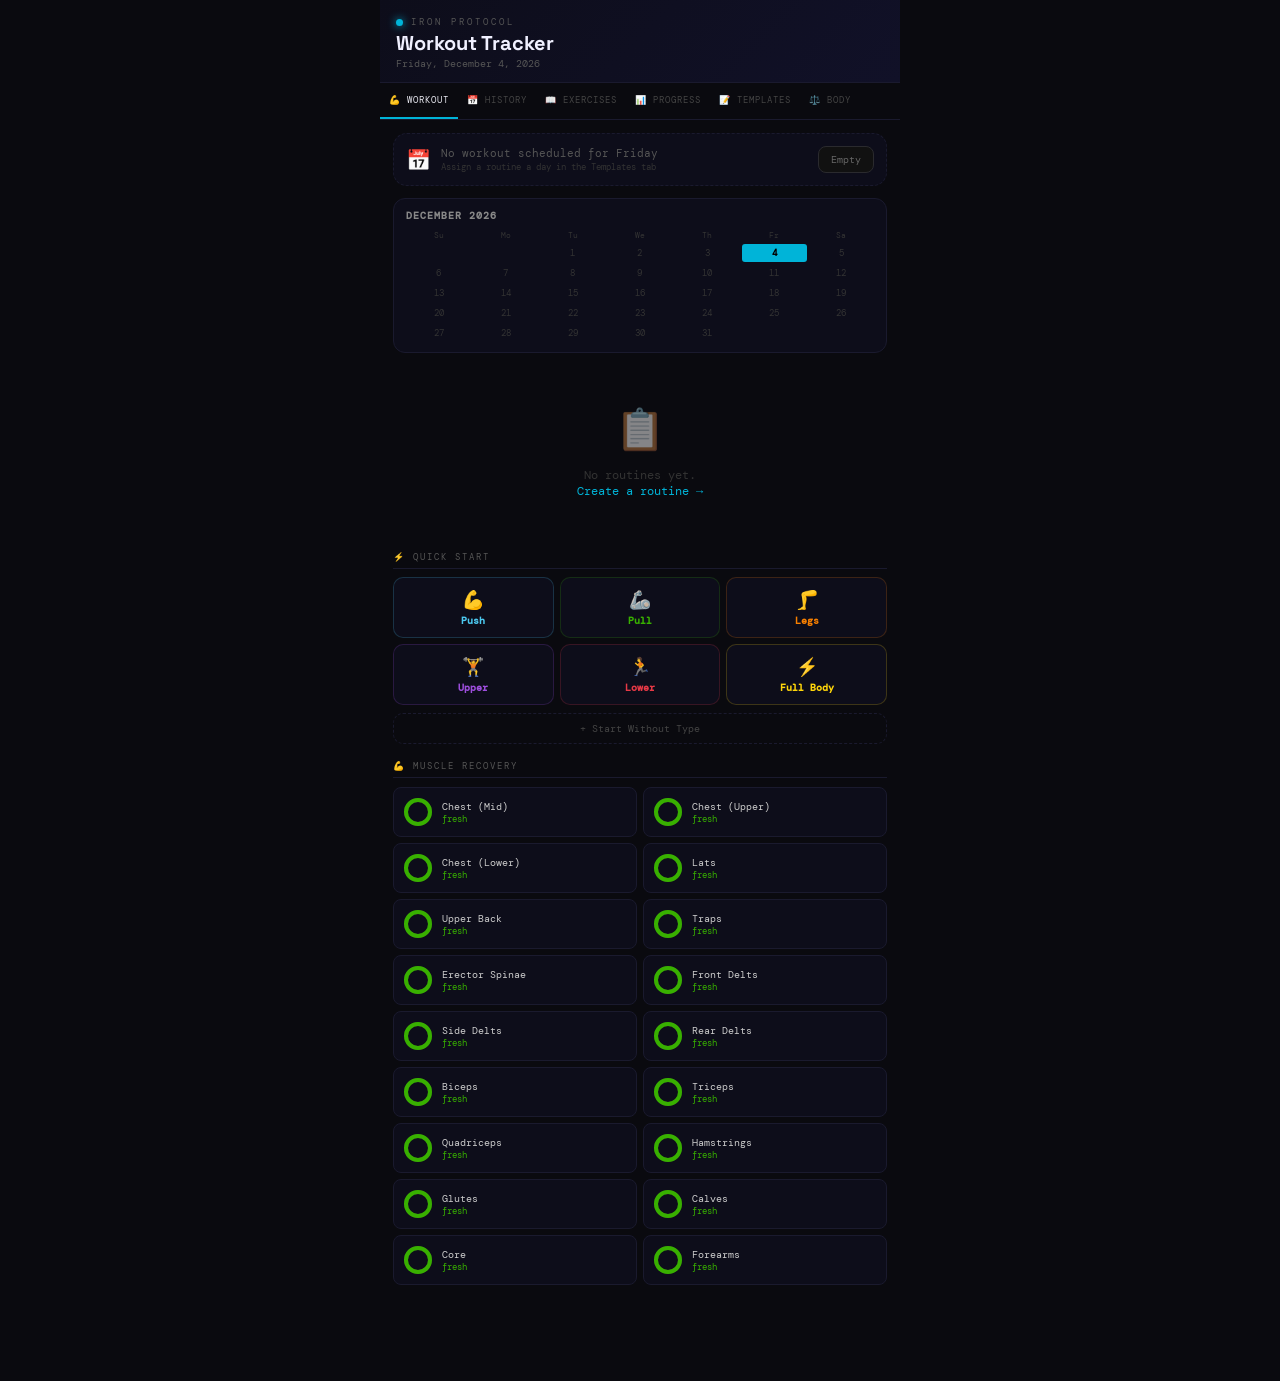
<file: standalone/iron-protocol/index.html>
<!DOCTYPE html>
<html lang="en">
<head>
<meta charset="UTF-8">
<meta name="viewport" content="width=device-width,initial-scale=1,maximum-scale=1,user-scalable=no">
<meta name="apple-mobile-web-app-capable" content="yes">
<meta name="apple-mobile-web-app-status-bar-style" content="black-translucent">
<meta name="theme-color" content="#0a0a0f">
<link rel="manifest" href="manifest.json">
<link rel="icon" href="icon.svg" type="image/svg+xml">
<title>Iron Protocol</title>
<link href="https://fonts.googleapis.com/css2?family=DM+Mono:wght@300;400;500&family=Space+Grotesk:wght@400;600;700&display=swap" rel="stylesheet">
<style>
*{box-sizing:border-box;margin:0;padding:0;-webkit-tap-highlight-color:transparent}
html,body{background:#0a0a0f;color:#e8e8f0;font-family:'DM Mono','Courier New',monospace;min-height:100vh;overflow-x:hidden}
::-webkit-scrollbar{width:3px}::-webkit-scrollbar-thumb{background:#333;border-radius:2px}
input,textarea,select{color-scheme:dark;font-family:inherit}
button{font-family:inherit;cursor:pointer;border:none;outline:none;background:none}

/* App container */
.app{max-width:520px;margin:0 auto;padding-bottom:80px}

/* Header */
.hdr{background:linear-gradient(135deg,#0d0d1a,#111128);border-bottom:1px solid #1a1a2e;padding:16px 16px 12px;position:sticky;top:0;z-index:100}
.pulse{width:7px;height:7px;border-radius:50%;background:#00b4d8;box-shadow:0 0 8px #00b4d8;animation:pulse 2s infinite;display:inline-block}
@keyframes pulse{0%,100%{opacity:1;transform:scale(1)}50%{opacity:.5;transform:scale(.8)}}

/* Tabs */
.tabs{display:flex;background:#0a0a0f;border-bottom:1px solid #1a1a2e;position:sticky;top:74px;z-index:99;overflow-x:auto}
.tabs::-webkit-scrollbar{height:0}
.tab{flex:none;padding:11px 9px;font-size:9px;letter-spacing:1px;text-transform:uppercase;color:#444;border-bottom:2px solid transparent;transition:all .2s;white-space:nowrap}
.tab.active{color:#e8e8f0;border-bottom-color:#00b4d8}

/* Sections & Cards */
.sec{padding:13px 13px 0}
.card{background:#0d0d1a;border:1px solid #1a1a2e;border-radius:12px;padding:12px;margin-bottom:8px;cursor:pointer;transition:border-color .15s}
.card:active{transform:scale(.99)}
.tag{display:inline-block;padding:2px 6px;border-radius:3px;font-size:8px;letter-spacing:1px;text-transform:uppercase}

/* Info & Warning bars */
.wbar{background:rgba(255,107,53,.07);border:1px solid rgba(255,107,53,.2);border-radius:10px;padding:10px 12px;margin-bottom:11px;font-size:11px;line-height:1.6}
.ibar{background:rgba(0,180,216,.07);border:1px solid rgba(0,180,216,.2);border-radius:10px;padding:10px 12px;margin-bottom:11px;font-size:11px;line-height:1.6}
.sbar{background:rgba(56,176,0,.07);border:1px solid rgba(56,176,0,.2);border-radius:10px;padding:10px 12px;margin-bottom:11px;font-size:11px;line-height:1.6}

/* Stat boxes */
.sbox{background:#111;border-radius:8px;padding:7px 10px}
.slbl{font-size:8px;color:#555;text-transform:uppercase;letter-spacing:1px}
.sval{font-size:12px;color:#ccc;margin-top:2px}

/* Checkmarks */
.chk{width:32px;height:32px;border-radius:8px;border:2px solid;display:flex;align-items:center;justify-content:center;font-size:14px;flex-shrink:0;transition:all .15s}

/* Expandable panels */
.panel{font-size:11px;line-height:1.7;color:#999;background:#0a0a14;border-radius:0 0 10px 10px;padding:13px;border:1px solid #1a1a2e;border-top:none;margin-bottom:8px}

/* Day buttons */
.daybtn{padding:5px 8px;font-size:9px;text-transform:uppercase;letter-spacing:1px;border-radius:5px;border:1px solid #222;background:#111;color:#555;transition:all .15s}
.daybtn.on{background:rgba(76,201,240,.15);border-color:#4cc9f0;color:#4cc9f0}
.daybtn.today{outline:1px solid #666;outline-offset:2px}

/* Inputs */
input[type=date],input[type=time],input[type=text],input[type=number],input[type=search]{background:#111;border:1px solid #222;border-radius:6px;padding:5px 8px;color:#ccc;font-size:11px}
input[type=search]{width:100%;padding:8px 10px;font-size:12px;border-radius:8px;margin-bottom:10px}
input[type=search]::placeholder{color:#444}
textarea{background:#111;border:1px solid #222;border-radius:8px;padding:8px 10px;color:#ccc;font-size:11px;width:100%;resize:none;line-height:1.5}
select{background:#111;border:1px solid #222;border-radius:6px;padding:5px 8px;color:#ccc;font-size:11px}

/* Adjustment buttons (dose/weight/rep controls) */
.adj{width:30px;height:30px;border-radius:7px;background:#1a1a1a;border:1px solid #2a2a2a;color:#bbb;font-size:16px;display:flex;align-items:center;justify-content:center;cursor:pointer;flex-shrink:0;line-height:1;transition:background .1s}
.adj:disabled{opacity:.3;pointer-events:none}
.adj:not(:disabled):active{background:#2a2a2a}
.dinput{width:60px;background:#111;border:1px solid #333;border-radius:6px;padding:4px 6px;color:#ccc;font-size:12px;text-align:center}

/* Modal */
.modal-bg{position:fixed;inset:0;background:rgba(0,0,0,.8);z-index:500;display:flex;align-items:flex-end;justify-content:center}
.modal{background:#0d0d1a;border:1px solid #1a1a2e;border-radius:16px 16px 0 0;padding:20px 16px;width:100%;max-width:520px;max-height:90vh;overflow-y:auto}
.modal-hdr{display:flex;justify-content:space-between;align-items:center;margin-bottom:16px}
.finput{background:#111;border:1px solid #222;border-radius:8px;padding:8px 10px;color:#ccc;font-size:12px;width:100%;margin-bottom:10px}
.flabel{font-size:9px;color:#555;text-transform:uppercase;letter-spacing:1px;margin-bottom:4px;display:block}

/* Buttons */
.btn-pri{background:#00b4d8;color:#000;padding:9px 16px;border-radius:8px;font-size:11px;font-weight:700;letter-spacing:1px;text-transform:uppercase;cursor:pointer;width:100%;margin-top:6px}
.btn-pri:active{opacity:.8}
.btn-sec{background:#1a1a2e;color:#888;padding:8px 16px;border-radius:8px;font-size:11px;cursor:pointer;width:100%;margin-top:6px;border:1px solid #2a2a2e}
.btn-danger{background:rgba(255,68,68,.15);color:#ff4444;padding:8px 16px;border-radius:8px;font-size:11px;cursor:pointer;width:100%;margin-top:6px;border:1px solid rgba(255,68,68,.3)}

/* Segmented control */
.seg{display:flex;background:#111;border-radius:8px;overflow:hidden;margin-bottom:10px}
.seg-btn{flex:1;padding:7px 4px;font-size:10px;text-align:center;cursor:pointer;color:#555;border:none;transition:all .15s}
.seg-btn.on{background:#1a1a2e;color:#e0e0f0}

/* Rings */
.ring{transform:rotate(-90deg)}

/* Animations */
@keyframes sIn{from{opacity:0;transform:translateY(5px)}to{opacity:1;transform:translateY(0)}}
.sIn{animation:sIn .2s ease}
@keyframes prCelebrate{0%{transform:scale(1)}50%{transform:scale(1.15)}100%{transform:scale(1)}}

/* Rest timer bar (fixed at bottom during workout) */
.timer-bar{position:fixed;bottom:0;left:0;right:0;z-index:200;background:linear-gradient(180deg,#0d0d1acc,#0d0d1a);border-top:1px solid #1a1a2e;padding:10px 16px;display:flex;align-items:center;gap:12px;max-width:520px;margin:0 auto}
.timer-ring-wrap{position:relative;width:44px;height:44px;flex-shrink:0}
.timer-ring-wrap .timer-text{position:absolute;inset:0;display:flex;align-items:center;justify-content:center;font-size:11px;font-weight:500;color:#e0e0f0}

/* Muscle group color dots */
.mdot{width:8px;height:8px;border-radius:50%;display:inline-block;flex-shrink:0}

/* Exercise search results */
.ex-row{display:flex;align-items:center;gap:10px;padding:10px 12px;background:#0d0d1a;border:1px solid #1a1a2e;border-radius:10px;margin-bottom:6px;cursor:pointer;transition:border-color .15s}
.ex-row:active{border-color:#00b4d833}

/* Set row during workout */
.set-row{display:flex;align-items:center;gap:6px;padding:8px 0;border-bottom:1px solid #111}
.set-row:last-child{border-bottom:none}
.set-num{width:20px;font-size:10px;color:#444;text-align:center;flex-shrink:0}
.set-type{font-size:8px;color:#555;text-transform:uppercase;letter-spacing:1px}

/* Progress bar */
.pbar{background:#111;border-radius:3px;height:5px;overflow:hidden}
.pbar-fill{height:5px;border-radius:3px;transition:width .4s}

/* Filter chips */
.chip{display:inline-block;padding:4px 8px;border-radius:5px;font-size:9px;letter-spacing:1px;text-transform:uppercase;border:1px solid #222;color:#555;cursor:pointer;transition:all .15s;margin:0 4px 4px 0}
.chip.on{background:rgba(0,180,216,.15);border-color:#00b4d8;color:#00b4d8}

/* Empty state */
.empty{text-align:center;padding:40px 20px;color:#333;font-size:12px}
.empty-icon{font-size:40px;margin-bottom:12px;opacity:.5}
</style>
</head>
<body>
<div class="app">
  <div class="hdr">
    <div style="display:flex;align-items:center;gap:8px;margin-bottom:2px">
      <div class="pulse"></div>
      <span style="font-size:9px;letter-spacing:3px;color:#555;text-transform:uppercase">Iron Protocol</span>
    </div>
    <div style="font-family:'Space Grotesk',sans-serif;font-size:20px;font-weight:700;color:#f0f0ff">Workout Tracker</div>
    <div id="hdate" style="font-size:10px;color:#555;margin-top:1px"></div>
  </div>
  <div class="tabs">
    <button class="tab active" onclick="go('workout')" id="t-workout">💪 Workout</button>
    <button class="tab" onclick="go('history')" id="t-history">📅 History</button>
    <button class="tab" onclick="go('exercises')" id="t-exercises">📖 Exercises</button>
    <button class="tab" onclick="go('progress')" id="t-progress">📊 Progress</button>
    <button class="tab" onclick="go('templates')" id="t-templates">📝 Templates</button>
    <button class="tab" onclick="go('body')" id="t-body">⚖️ Body</button>
  </div>
  <div id="main"></div>
</div>
<div id="modal-root"></div>
<div id="timer-root"></div>

<script src="exercise-db.js"></script>
<script src="app.js"></script>
</body>
</html>
</file>
<file: css/core.css>
/* ─── EXCALIBUR OS — Core Design System ──────────────────────── */
/* Shared tokens, resets, and component styles used across all modules */

/* Reset */
*{box-sizing:border-box;margin:0;padding:0;-webkit-tap-highlight-color:transparent}
html,body{background:#0a0a0f;color:#e8e8f0;font-family:'DM Mono','Courier New',monospace;min-height:100vh;overflow-x:hidden}
::-webkit-scrollbar{width:3px}::-webkit-scrollbar-thumb{background:#333;border-radius:2px}
input,textarea,select{color-scheme:dark;font-family:inherit}
button{font-family:inherit;cursor:pointer;border:none;outline:none;background:none}

/* App container */
.app{max-width:520px;margin:0 auto;padding-bottom:72px}

/* Header */
.hdr{background:linear-gradient(135deg,#0d0d1a,#111128);border-bottom:1px solid #1a1a2e;padding:16px 16px 12px;position:sticky;top:0;z-index:100}
.pulse{width:7px;height:7px;border-radius:50%;background:#00b4d8;box-shadow:0 0 8px #00b4d8;animation:pulse 2s infinite;display:inline-block}
@keyframes pulse{0%,100%{opacity:1;transform:scale(1)}50%{opacity:.5;transform:scale(.8)}}

/* Sub-tabs (per section, scrollable) */
.tabs{display:flex;background:#0a0a0f;border-bottom:1px solid #1a1a2e;position:sticky;top:74px;z-index:99;overflow-x:auto}
.tabs::-webkit-scrollbar{height:0}
.tab{flex:none;padding:11px 9px;font-size:9px;letter-spacing:1px;text-transform:uppercase;color:#444;border-bottom:2px solid transparent;transition:all .2s;white-space:nowrap}
.tab.active{color:#e8e8f0;border-bottom-color:#00b4d8}

/* Bottom navigation */
.bottom-nav{position:fixed;bottom:0;left:0;right:0;z-index:200;background:#0a0a0f;border-top:1px solid #1a1a2e;display:flex;justify-content:center;max-width:520px;margin:0 auto}
.bottom-nav .nav-btn{flex:1;display:flex;flex-direction:column;align-items:center;gap:2px;padding:8px 4px 6px;color:#444;font-size:8px;letter-spacing:1px;text-transform:uppercase;transition:color .15s;cursor:pointer;border:none;background:none;font-family:inherit}
.bottom-nav .nav-btn.active{color:#00b4d8}
.bottom-nav .nav-btn .nav-icon{font-size:18px;line-height:1}

/* Sections & Cards */
.sec{padding:13px 13px 0}
.card{background:#0d0d1a;border:1px solid #1a1a2e;border-radius:12px;padding:12px;margin-bottom:8px;cursor:pointer;transition:border-color .15s}
.card:active{transform:scale(.99)}
.tag{display:inline-block;padding:2px 6px;border-radius:3px;font-size:8px;letter-spacing:1px;text-transform:uppercase}

/* Info, Warning & Success bars */
.wbar{background:rgba(255,107,53,.07);border:1px solid rgba(255,107,53,.2);border-radius:10px;padding:10px 12px;margin-bottom:11px;font-size:11px;line-height:1.6}
.ibar{background:rgba(0,180,216,.07);border:1px solid rgba(0,180,216,.2);border-radius:10px;padding:10px 12px;margin-bottom:11px;font-size:11px;line-height:1.6}
.sbar{background:rgba(56,176,0,.07);border:1px solid rgba(56,176,0,.2);border-radius:10px;padding:10px 12px;margin-bottom:11px;font-size:11px;line-height:1.6}

/* Stat boxes */
.sbox{background:#111;border-radius:8px;padding:7px 10px}
.slbl{font-size:8px;color:#555;text-transform:uppercase;letter-spacing:1px}
.sval{font-size:12px;color:#ccc;margin-top:2px}

/* Checkmarks */
.chk{width:27px;height:27px;border-radius:7px;border:2px solid;display:flex;align-items:center;justify-content:center;font-size:12px;flex-shrink:0;transition:all .15s}

/* Expandable panels */
.panel{font-size:11px;line-height:1.7;color:#999;background:#0a0a14;border-radius:0 0 10px 10px;padding:13px;border:1px solid #1a1a2e;border-top:none;margin-bottom:8px}

/* Day buttons */
.daybtn{padding:5px 8px;font-size:9px;text-transform:uppercase;letter-spacing:1px;border-radius:5px;border:1px solid #222;background:#111;color:#555;transition:all .15s}
.daybtn.on{background:rgba(76,201,240,.15);border-color:#4cc9f0;color:#4cc9f0}
.daybtn.today{outline:1px solid #666;outline-offset:2px}

/* Inputs */
input[type=date],input[type=time],input[type=text],input[type=number],input[type=search]{background:#111;border:1px solid #222;border-radius:6px;padding:5px 8px;color:#ccc;font-size:11px}
input[type=date]{width:100%}
input[type=search]{width:100%;padding:8px 10px;font-size:12px;border-radius:8px;margin-bottom:10px}
input[type=search]::placeholder{color:#444}
textarea{background:#111;border:1px solid #222;border-radius:8px;padding:8px 10px;color:#ccc;font-size:11px;width:100%;resize:none;line-height:1.5}
select{background:#111;border:1px solid #222;border-radius:6px;padding:5px 8px;color:#ccc;font-size:11px}

/* Adjustment buttons (dose/weight/rep controls) */
.adj{width:30px;height:30px;border-radius:7px;background:#1a1a1a;border:1px solid #2a2a2a;color:#bbb;font-size:16px;display:flex;align-items:center;justify-content:center;cursor:pointer;flex-shrink:0;line-height:1;transition:background .1s}
.adj:disabled{opacity:.3;pointer-events:none}
.adj:not(:disabled):active{background:#2a2a2a}
.dinput{width:60px;background:#111;border:1px solid #333;border-radius:6px;padding:4px 6px;color:#ccc;font-size:12px;text-align:center}

/* Modal */
.modal-bg{position:fixed;inset:0;background:rgba(0,0,0,.8);z-index:500;display:flex;align-items:flex-end;justify-content:center}
.modal{background:#0d0d1a;border:1px solid #1a1a2e;border-radius:16px 16px 0 0;padding:20px 16px;width:100%;max-width:520px;max-height:90vh;overflow-y:auto}
.modal-hdr{display:flex;justify-content:space-between;align-items:center;margin-bottom:16px}
.finput{background:#111;border:1px solid #222;border-radius:8px;padding:8px 10px;color:#ccc;font-size:12px;width:100%;margin-bottom:10px}
.flabel{font-size:9px;color:#555;text-transform:uppercase;letter-spacing:1px;margin-bottom:4px;display:block}

/* Buttons */
.btn-pri{background:#00b4d8;color:#000;padding:9px 16px;border-radius:8px;font-size:11px;font-weight:700;letter-spacing:1px;text-transform:uppercase;cursor:pointer;width:100%;margin-top:6px}
.btn-pri:active{opacity:.8}
.btn-sec{background:#1a1a2e;color:#888;padding:8px 16px;border-radius:8px;font-size:11px;cursor:pointer;width:100%;margin-top:6px;border:1px solid #2a2a2e}
.btn-danger{background:rgba(255,68,68,.15);color:#ff4444;padding:8px 16px;border-radius:8px;font-size:11px;cursor:pointer;width:100%;margin-top:6px;border:1px solid rgba(255,68,68,.3)}

/* Segmented control */
.seg{display:flex;background:#111;border-radius:8px;overflow:hidden;margin-bottom:10px}
.seg-btn{flex:1;padding:7px 4px;font-size:10px;text-align:center;cursor:pointer;color:#555;border:none;transition:all .15s}
.seg-btn.on{background:#1a1a2e;color:#e0e0f0}

/* SVG Rings */
.ring{transform:rotate(-90deg)}

/* Animations */
@keyframes sIn{from{opacity:0;transform:translateY(5px)}to{opacity:1;transform:translateY(0)}}
.sIn{animation:sIn .2s ease}
@keyframes prCelebrate{0%{transform:scale(1)}50%{transform:scale(1.15)}100%{transform:scale(1)}}

/* Progress bar */
.pbar{background:#111;border-radius:3px;height:5px;overflow:hidden}
.pbar-fill{height:5px;border-radius:3px;transition:width .4s}

/* Filter chips */
.chip{display:inline-block;padding:4px 8px;border-radius:5px;font-size:9px;letter-spacing:1px;text-transform:uppercase;border:1px solid #222;color:#555;cursor:pointer;transition:all .15s;margin:0 4px 4px 0}
.chip.on{background:rgba(0,180,216,.15);border-color:#00b4d8;color:#00b4d8}

/* Empty state */
.empty{text-align:center;padding:40px 20px;color:#333;font-size:12px}
.empty-icon{font-size:40px;margin-bottom:12px;opacity:.5}

/* Toast notification */
.toast{position:fixed;top:80px;left:50%;transform:translateX(-50%);background:#1a1a2e;border:1px solid #2a2a3e;border-radius:10px;padding:10px 16px;font-size:11px;color:#e0e0f0;z-index:600;opacity:0;transition:opacity .2s;pointer-events:none;max-width:460px;text-align:center}
.toast.show{opacity:1}
</file>
<file: css/modules.css>
/* ─── EXCALIBUR OS — Module-Specific Styles ──────────────────── */

/* ── Supplement module ─────────────────────────────────────────── */
.db-suggestions{position:absolute;left:0;right:0;top:100%;background:#111;border:1px solid #333;border-radius:0 0 8px 8px;z-index:600;max-height:220px;overflow-y:auto}
.db-sugg-item{padding:8px 10px;cursor:pointer;font-size:11px;display:flex;align-items:center;gap:8px;border-bottom:1px solid #1a1a1a}
.db-sugg-item:hover{background:#1a1a2e}
.db-sugg-icon{font-size:14px;flex-shrink:0}
.db-sugg-name{color:#e0e0f0;flex:1}
.db-sugg-cat{font-size:9px;color:#555;text-transform:uppercase;letter-spacing:1px}
.db-name-wrap{position:relative}
.introw{border-left:3px solid;padding:8px 11px;margin-bottom:6px;border-radius:0 8px 8px 0;background:#0d0d1a;cursor:pointer}

/* ── Workout module ────────────────────────────────────────────── */
/* Muscle group color dots */
.mdot{width:8px;height:8px;border-radius:50%;display:inline-block;flex-shrink:0}

/* Exercise search results */
.ex-row{display:flex;align-items:center;gap:10px;padding:10px 12px;background:#0d0d1a;border:1px solid #1a1a2e;border-radius:10px;margin-bottom:6px;cursor:pointer;transition:border-color .15s}
.ex-row:active{border-color:#00b4d833}

/* Set row during workout */
.set-row{display:flex;align-items:center;gap:6px;padding:8px 0;border-bottom:1px solid #111}
.set-row:last-child{border-bottom:none}
.set-num{width:20px;font-size:10px;color:#444;text-align:center;flex-shrink:0}
.set-type{font-size:8px;color:#555;text-transform:uppercase;letter-spacing:1px}

/* Rest timer bar (fixed above bottom nav during workout) */
.timer-bar{position:fixed;bottom:56px;left:0;right:0;z-index:199;background:linear-gradient(180deg,#0d0d1acc,#0d0d1a);border-top:1px solid #1a1a2e;padding:10px 16px;display:flex;align-items:center;gap:12px;max-width:520px;margin:0 auto}
.timer-ring-wrap{position:relative;width:44px;height:44px;flex-shrink:0}
.timer-ring-wrap .timer-text{position:absolute;inset:0;display:flex;align-items:center;justify-content:center;font-size:11px;font-weight:500;color:#e0e0f0}

/* ── Dashboard module ──────────────────────────────────────────── */
.readiness-ring{position:relative;width:120px;height:120px;margin:0 auto 12px}
.readiness-ring .ring-label{position:absolute;inset:0;display:flex;flex-direction:column;align-items:center;justify-content:center}
.readiness-ring .ring-score{font-family:'Space Grotesk',sans-serif;font-size:36px;font-weight:700;line-height:1}
.readiness-ring .ring-subtitle{font-size:9px;color:#555;text-transform:uppercase;letter-spacing:1px;margin-top:2px}

.intel-card{background:#0d0d1a;border:1px solid #1a1a2e;border-radius:10px;padding:10px 12px;margin-bottom:8px;display:flex;gap:10px;align-items:flex-start}
.intel-card .intel-icon{font-size:18px;flex-shrink:0;margin-top:1px}
.intel-card .intel-body{flex:1;font-size:11px;line-height:1.6;color:#999}
.intel-card .intel-body strong{color:#e0e0f0}
.intel-card.priority-high{border-color:rgba(255,68,68,.3)}
.intel-card.priority-medium{border-color:rgba(255,214,10,.3)}

.timeline-node{display:flex;align-items:flex-start;gap:10px;margin-bottom:2px;position:relative;padding-left:20px}
.timeline-node::before{content:'';position:absolute;left:6px;top:0;bottom:-2px;width:1px;background:#1a1a2e}
.timeline-node .node-dot{width:13px;height:13px;border-radius:50%;border:2px solid;position:absolute;left:0;top:3px;background:#0a0a0f}
.timeline-node .node-content{flex:1;padding:4px 0 12px}

.scorecard-grid{display:grid;grid-template-columns:repeat(7,1fr);gap:4px;text-align:center}
.scorecard-grid .day-col{font-size:8px;color:#444;text-transform:uppercase;letter-spacing:1px}
.scorecard-grid .dot{width:8px;height:8px;border-radius:50%;margin:3px auto;background:#1a1a2e}
.scorecard-grid .dot.done{background:#38b000}
.scorecard-grid .dot.partial{background:#ffd60a}
.scorecard-grid .dot.missed{background:#ff4444}

/* ── Habits module ─────────────────────────────────────────────── */
.habit-row{display:flex;align-items:center;gap:10px;padding:10px 12px;background:#0d0d1a;border:1px solid #1a1a2e;border-radius:10px;margin-bottom:6px}
.habit-icon{font-size:20px;flex-shrink:0}
.habit-info{flex:1}
.habit-name{font-size:12px;color:#e0e0f0}
.habit-streak{font-size:9px;color:#555;margin-top:2px}

.heatmap{display:grid;grid-template-columns:repeat(13,1fr);gap:2px}
.heatmap .cell{width:100%;aspect-ratio:1;border-radius:2px;background:#111}
.heatmap .cell.l1{background:rgba(0,180,216,.2)}
.heatmap .cell.l2{background:rgba(0,180,216,.4)}
.heatmap .cell.l3{background:rgba(0,180,216,.6)}
.heatmap .cell.l4{background:#00b4d8}

/* ── Practice module ───────────────────────────────────────────── */
.practice-card{background:#0d0d1a;border:1px solid #1a1a2e;border-radius:12px;padding:12px;margin-bottom:8px}
.practice-card .form-name{font-size:13px;color:#e0e0f0;font-weight:500}
.practice-card .form-meta{font-size:10px;color:#555;margin-top:4px}
.mood-scale{display:flex;gap:6px}
.mood-btn{width:32px;height:32px;border-radius:8px;border:1px solid #222;background:#111;font-size:14px;display:flex;align-items:center;justify-content:center;cursor:pointer;transition:all .15s}
.mood-btn.on{border-color:#00b4d8;background:rgba(0,180,216,.15)}
</file>
